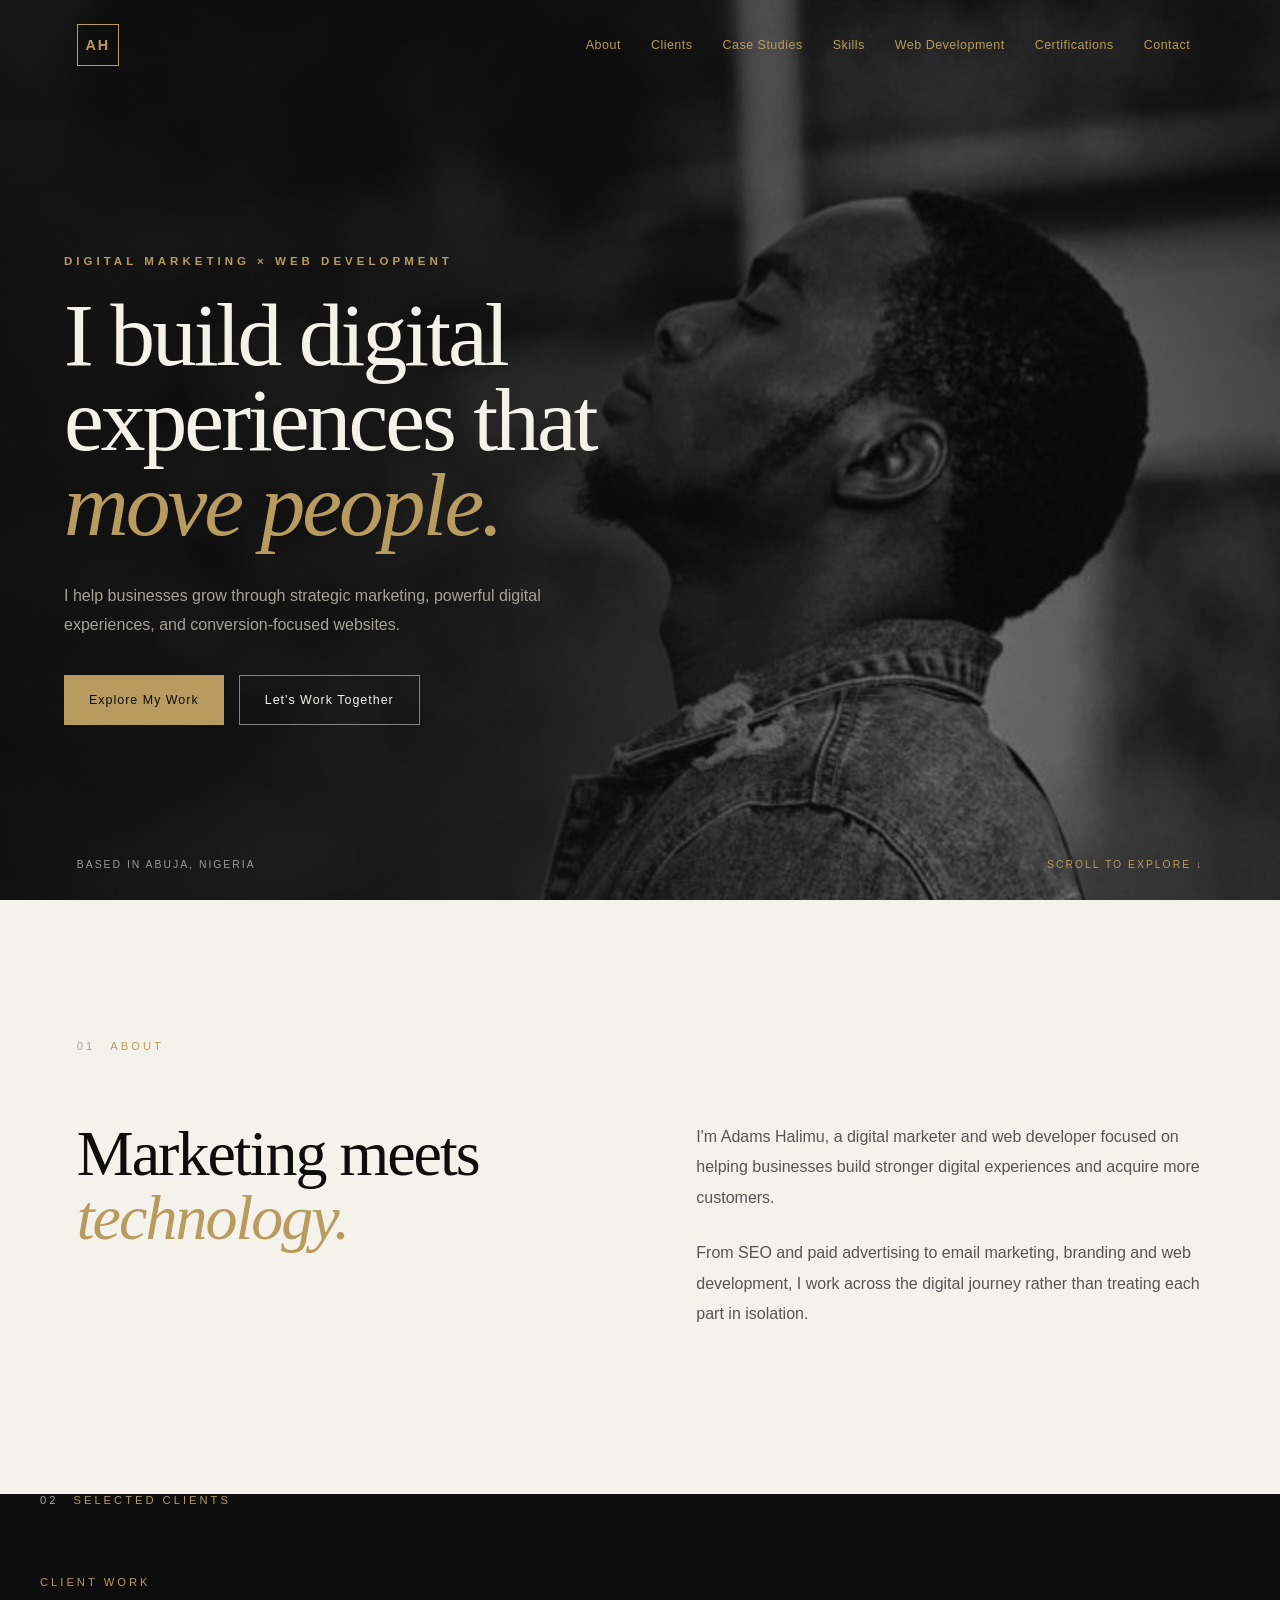
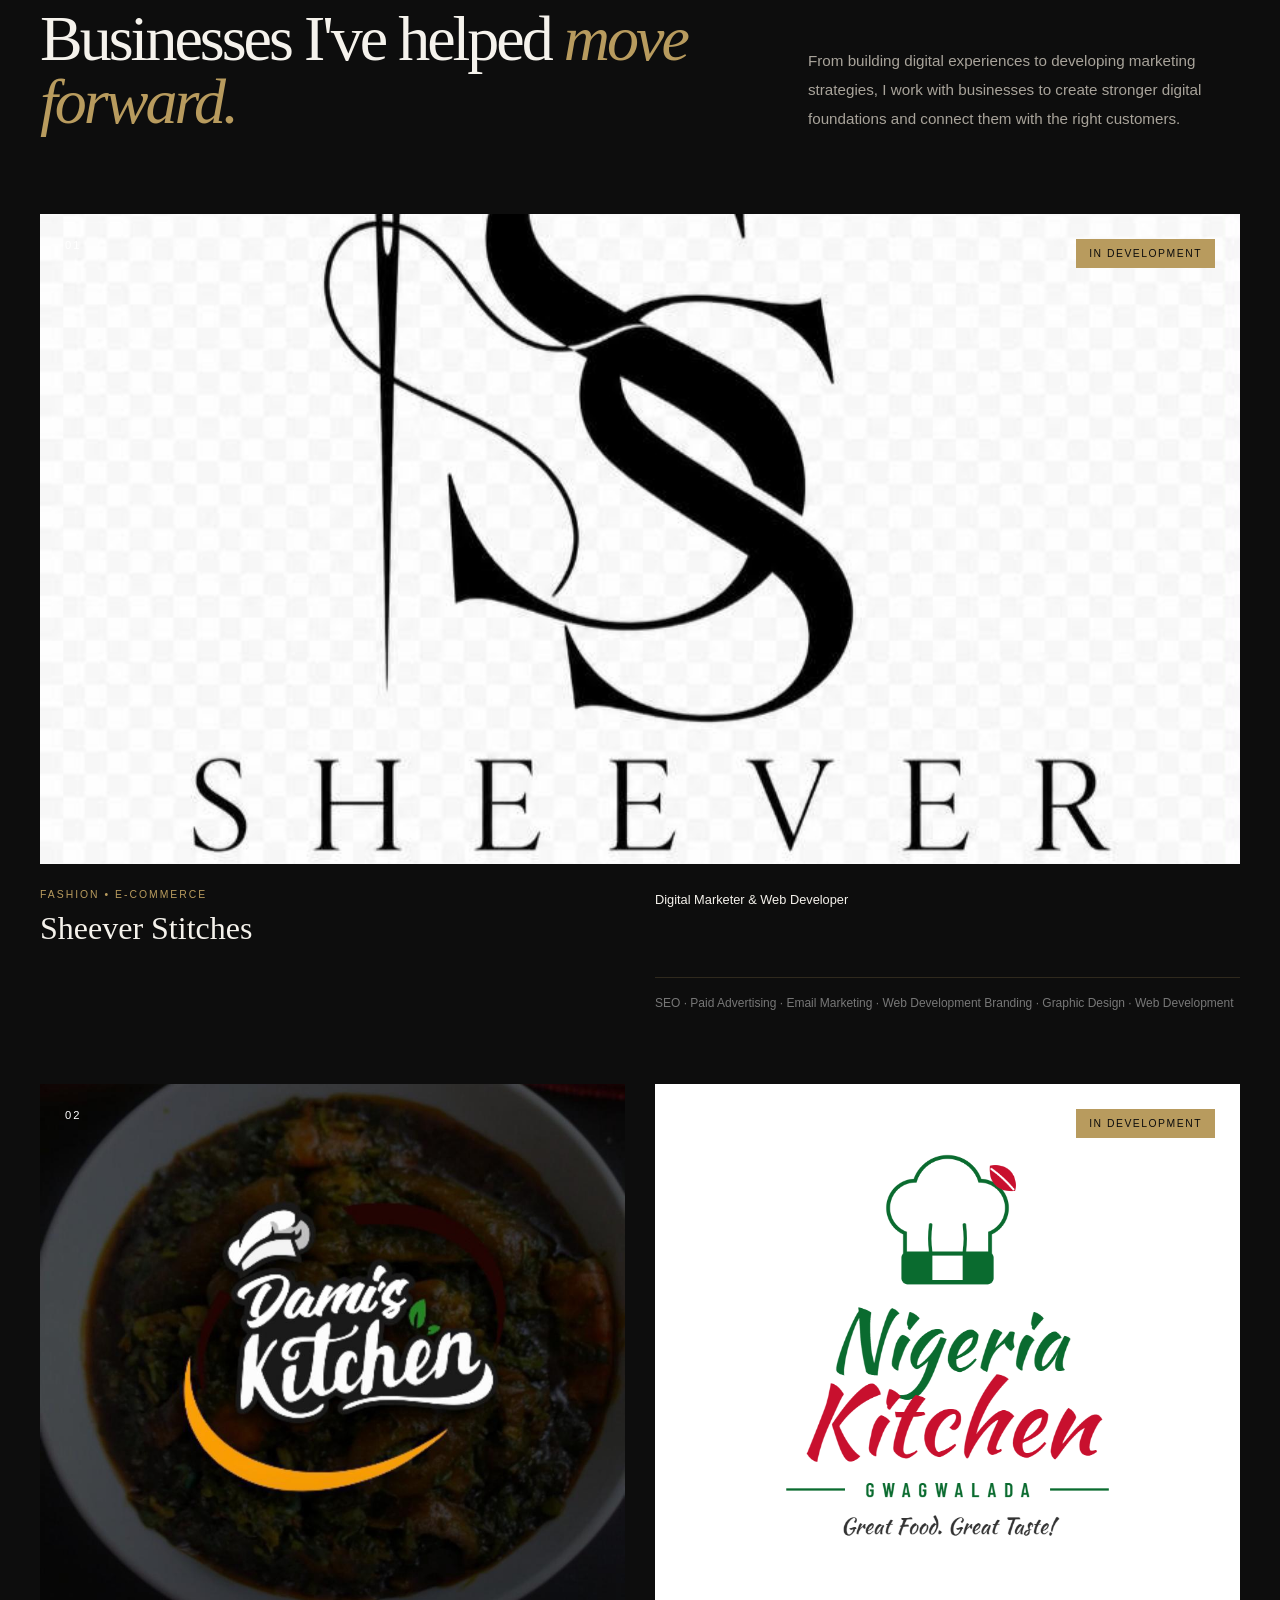
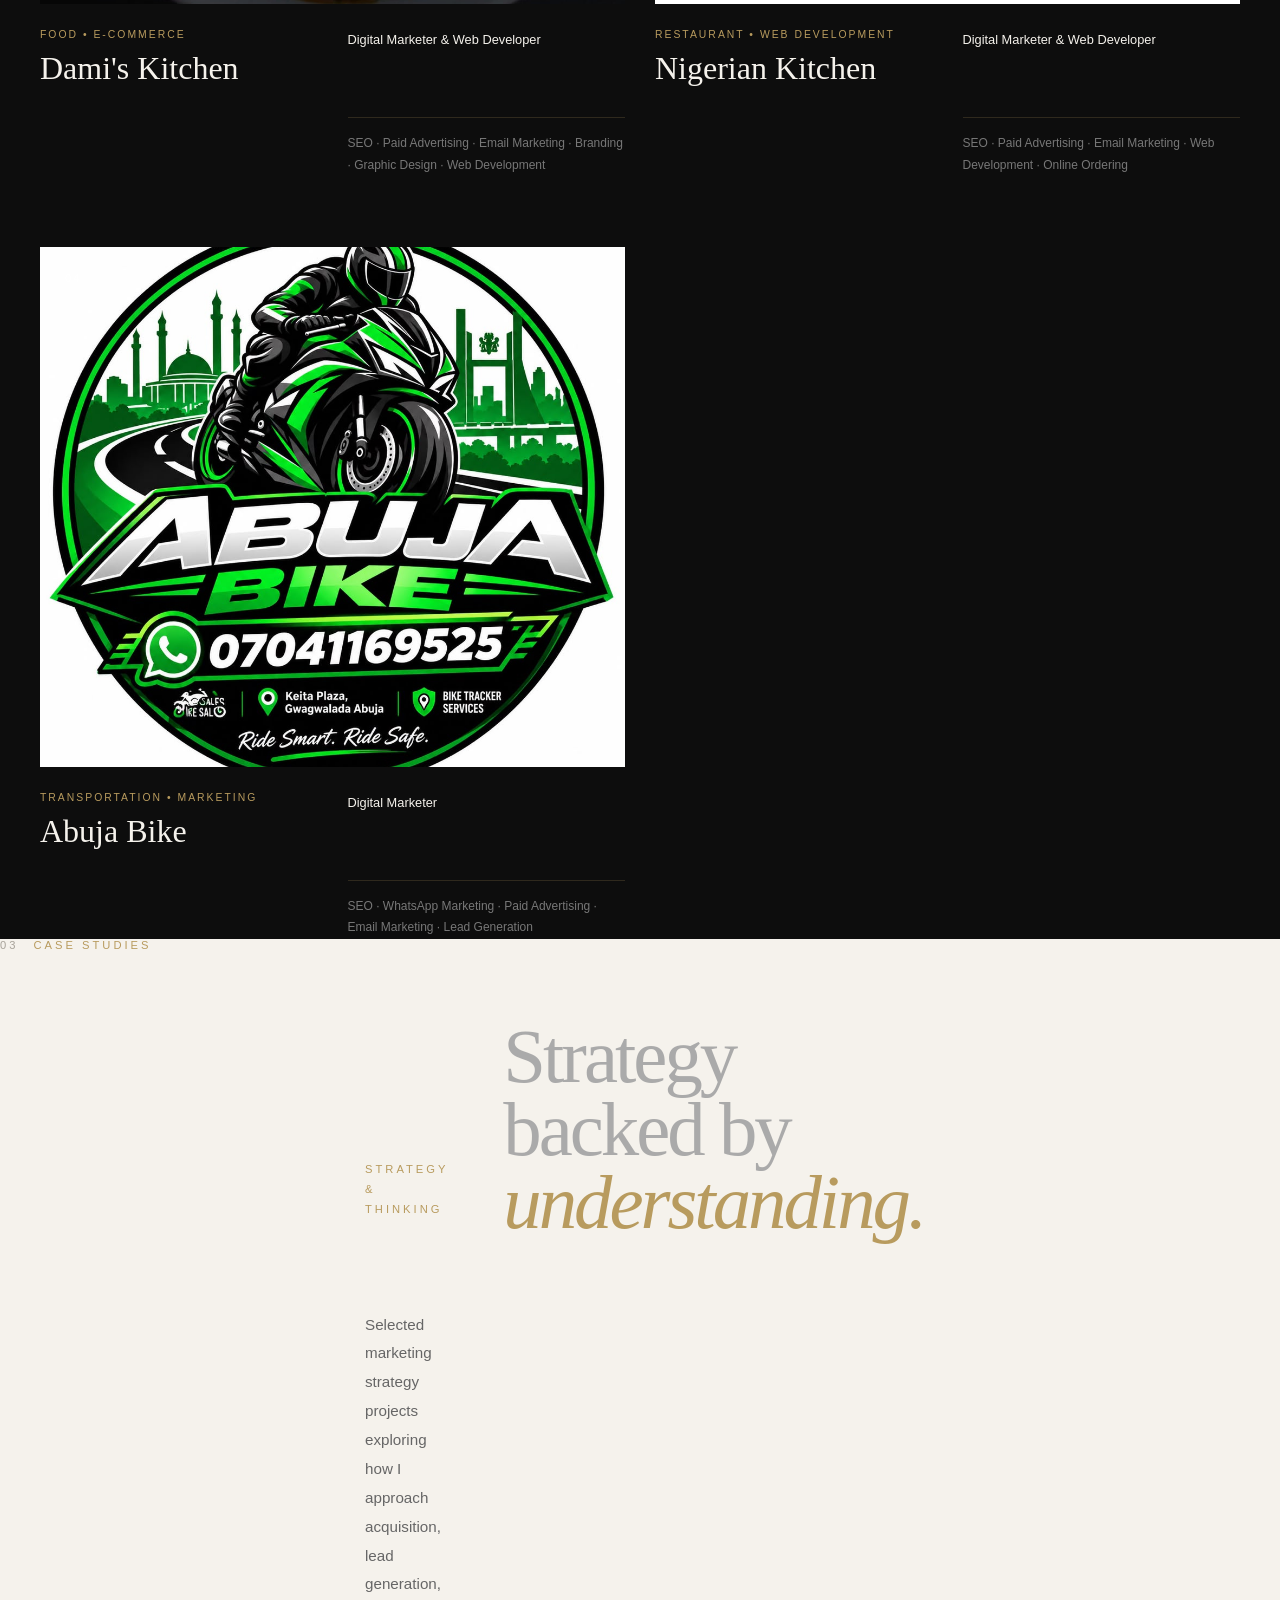
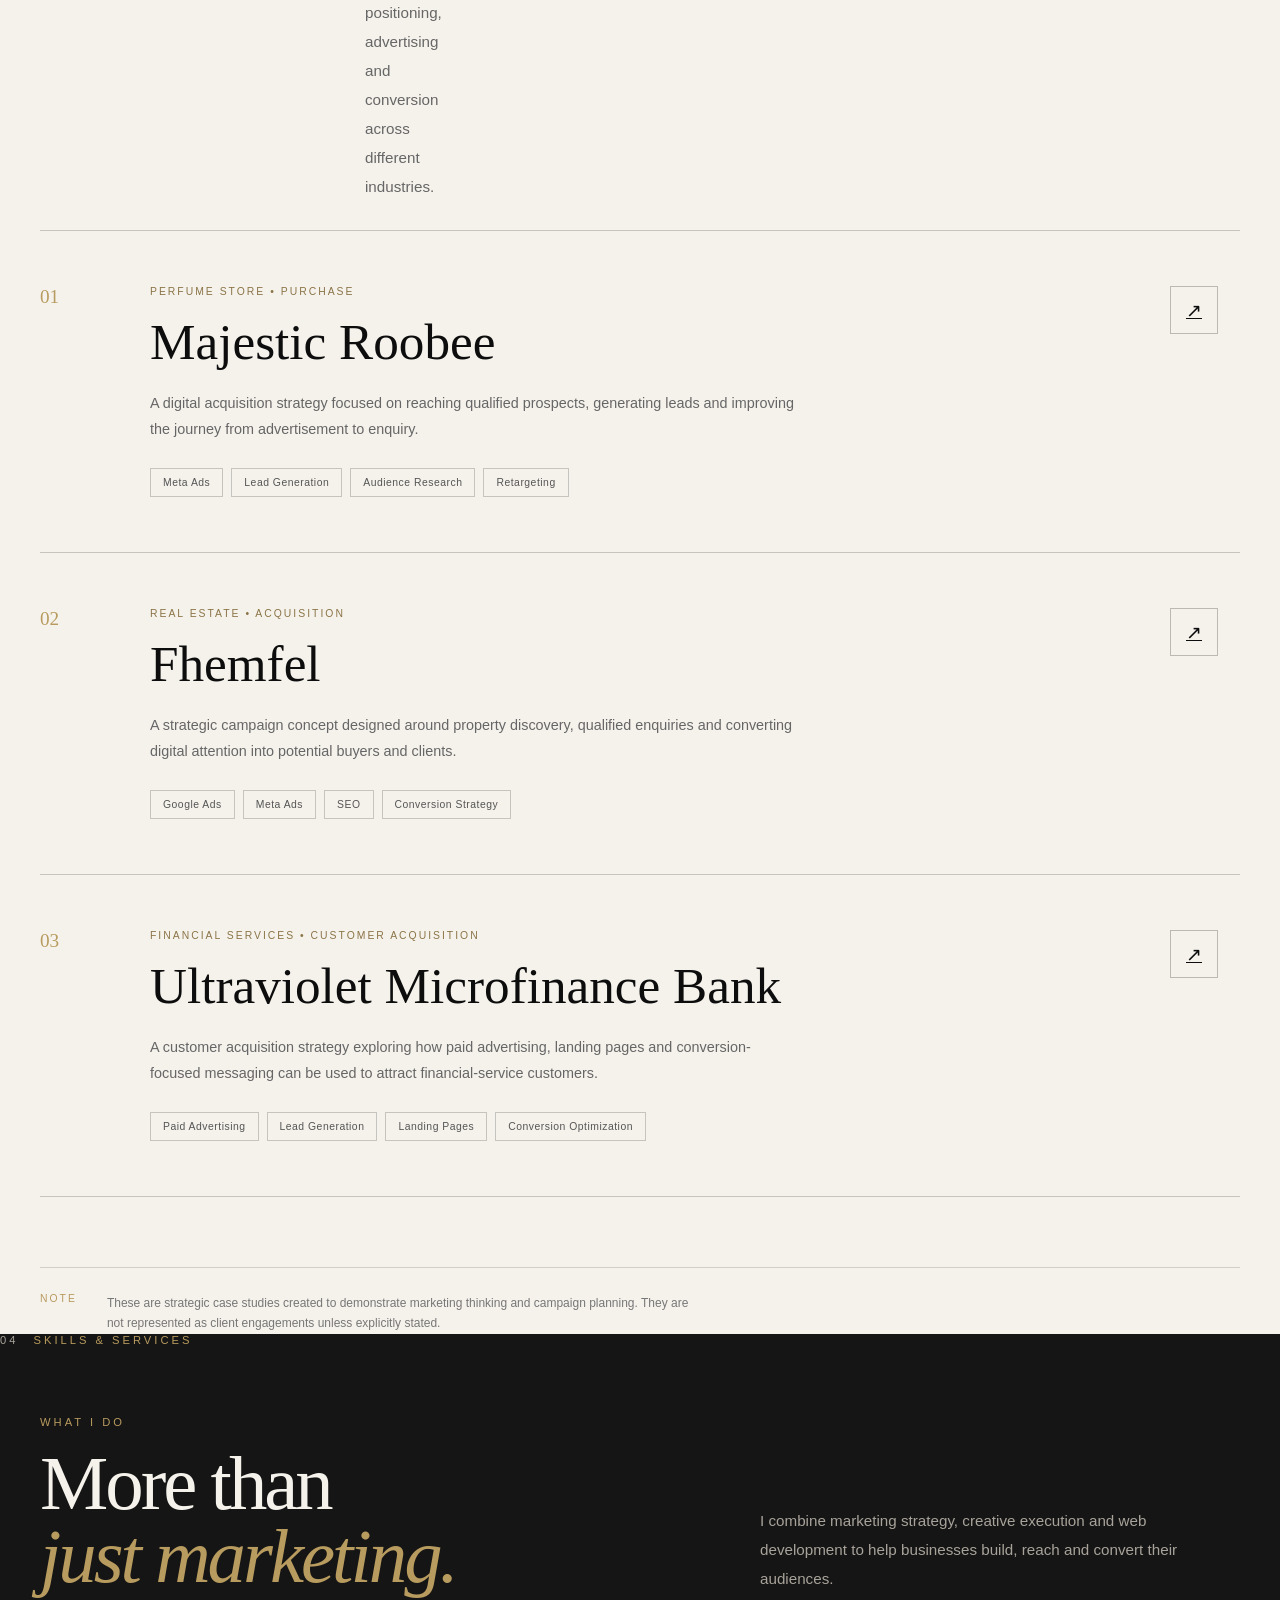
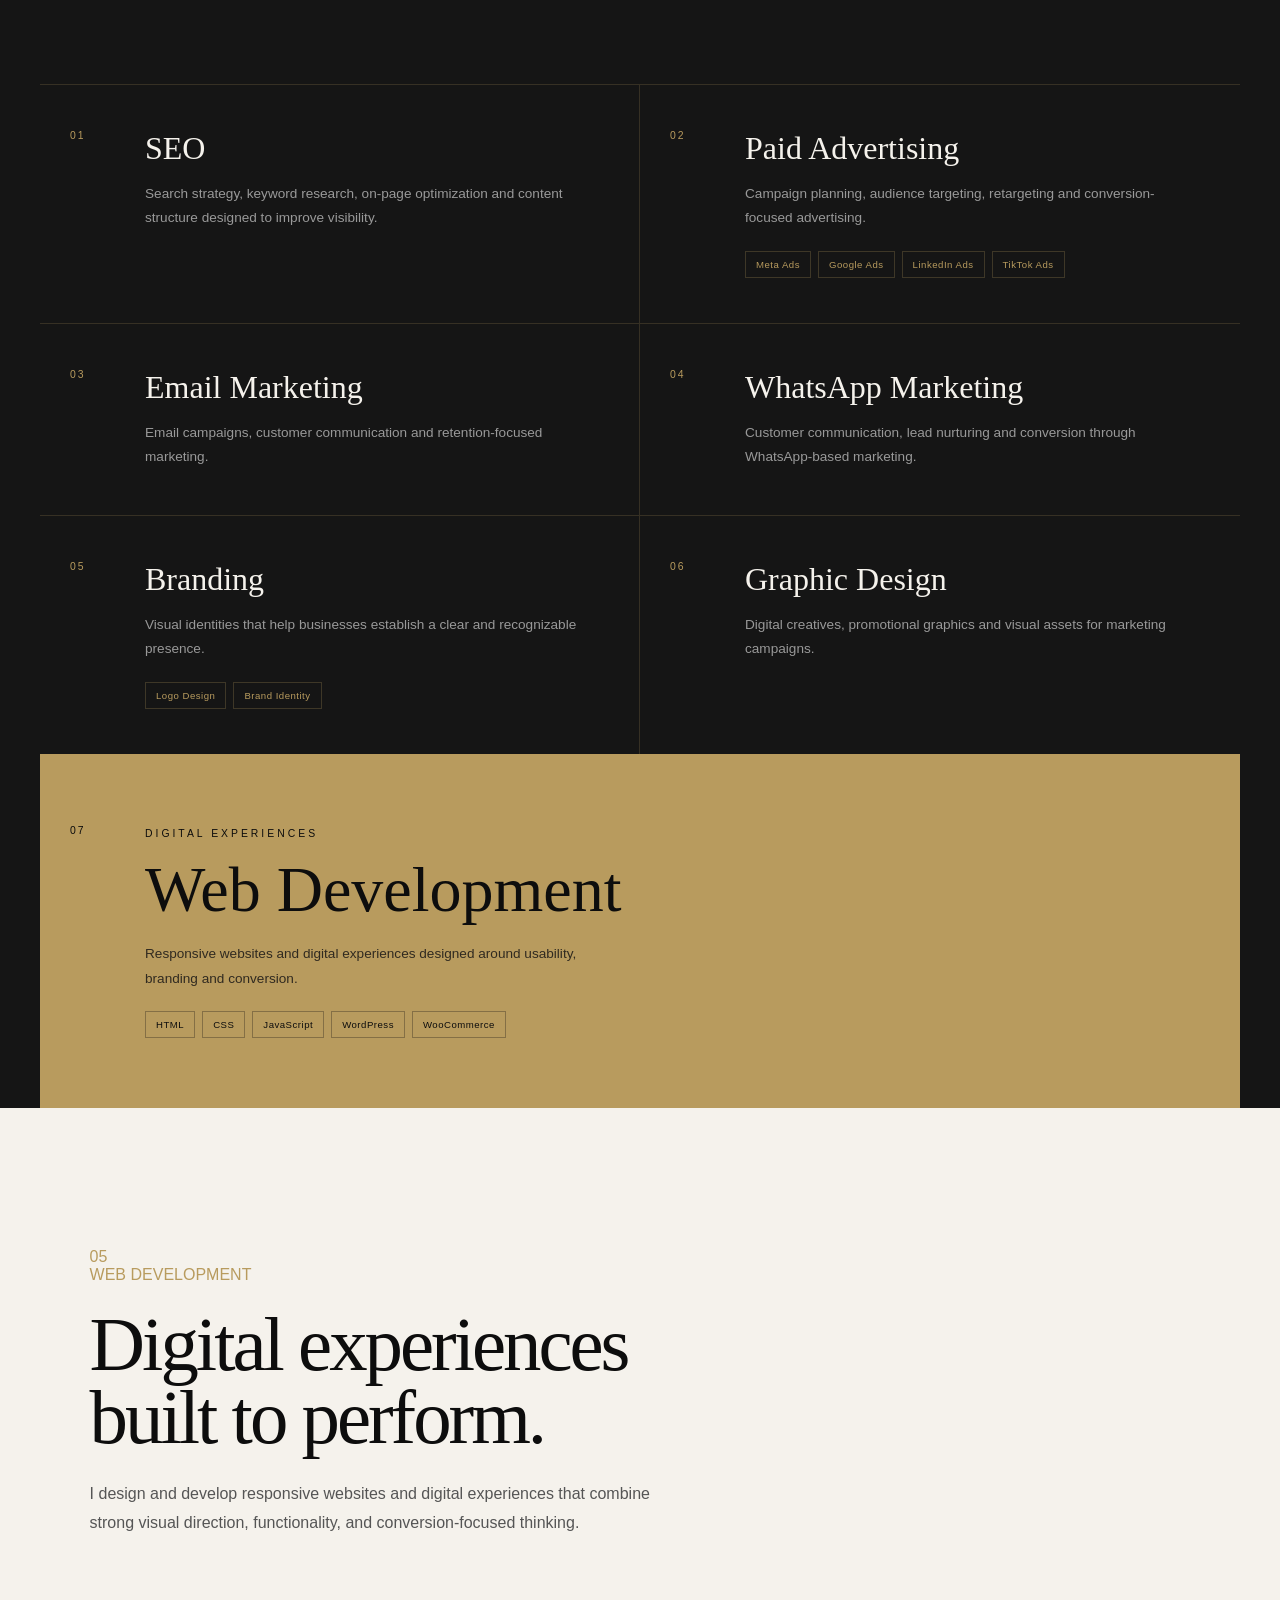
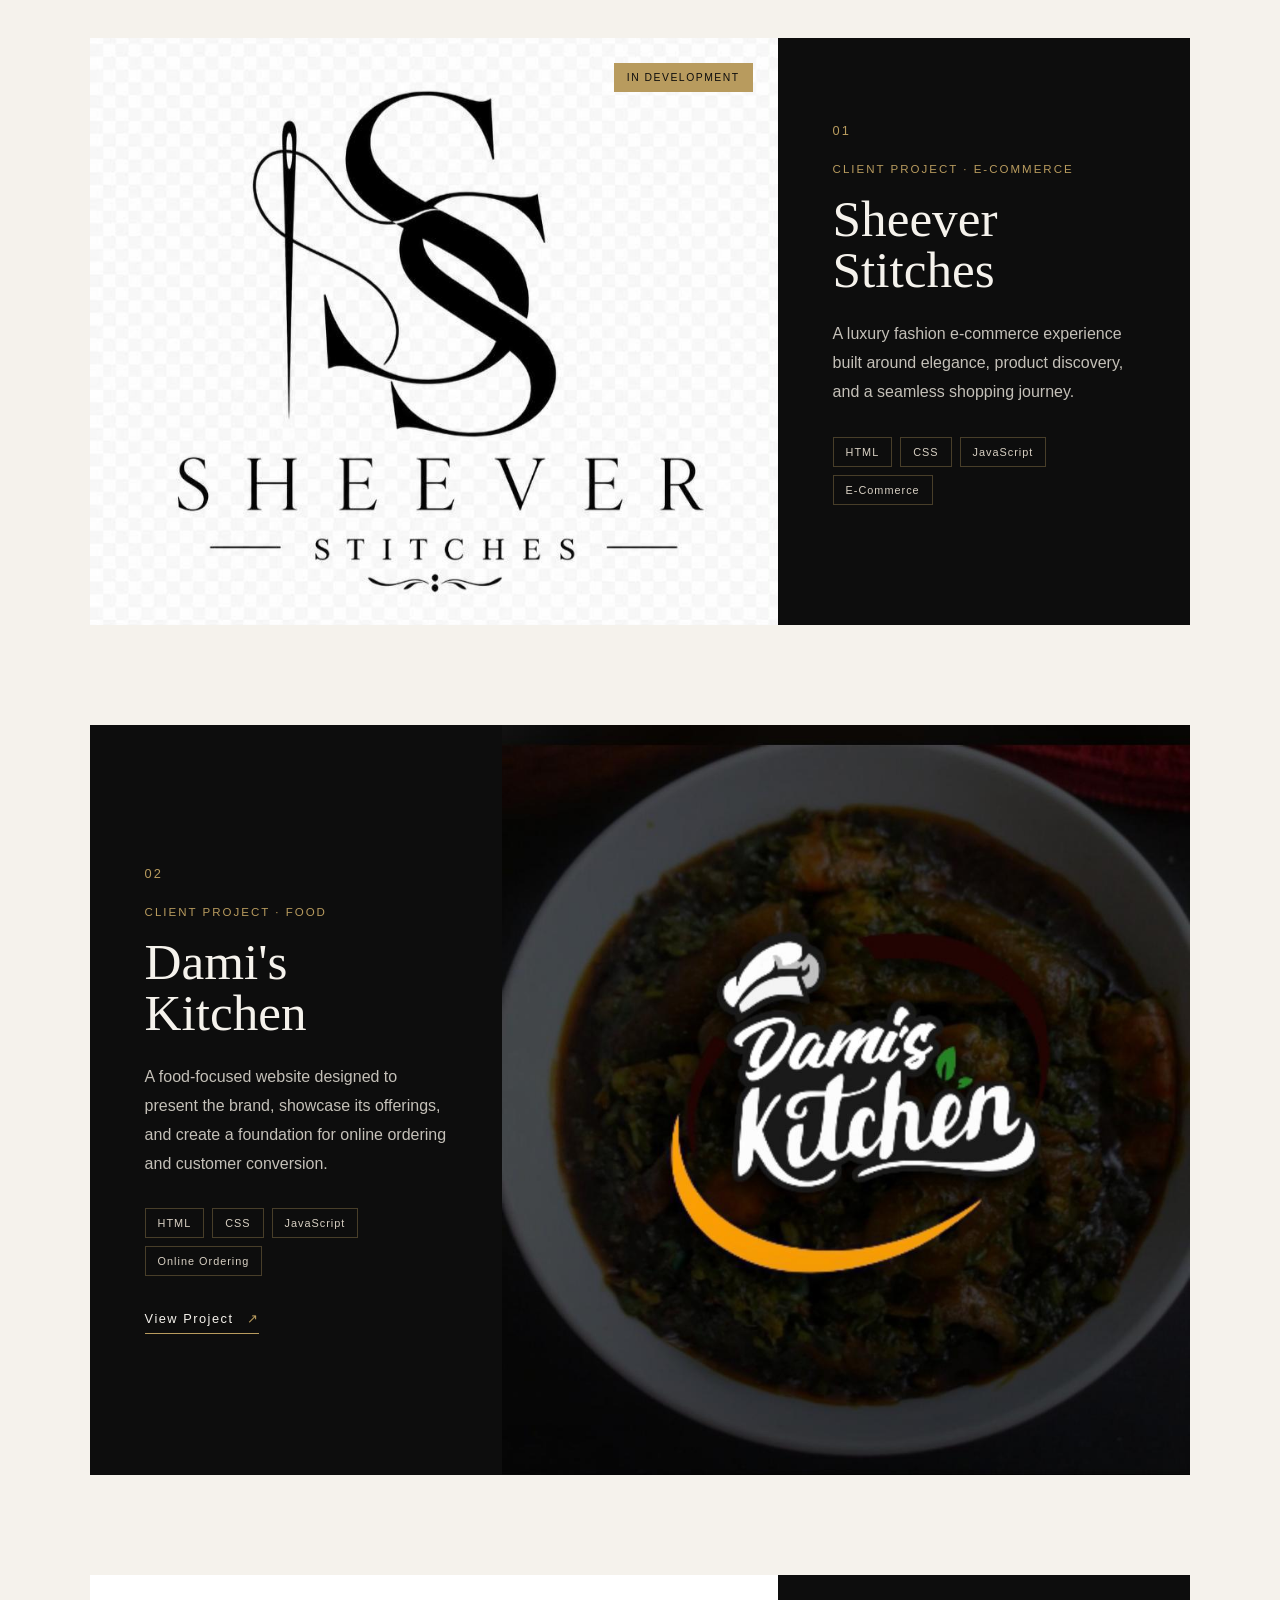
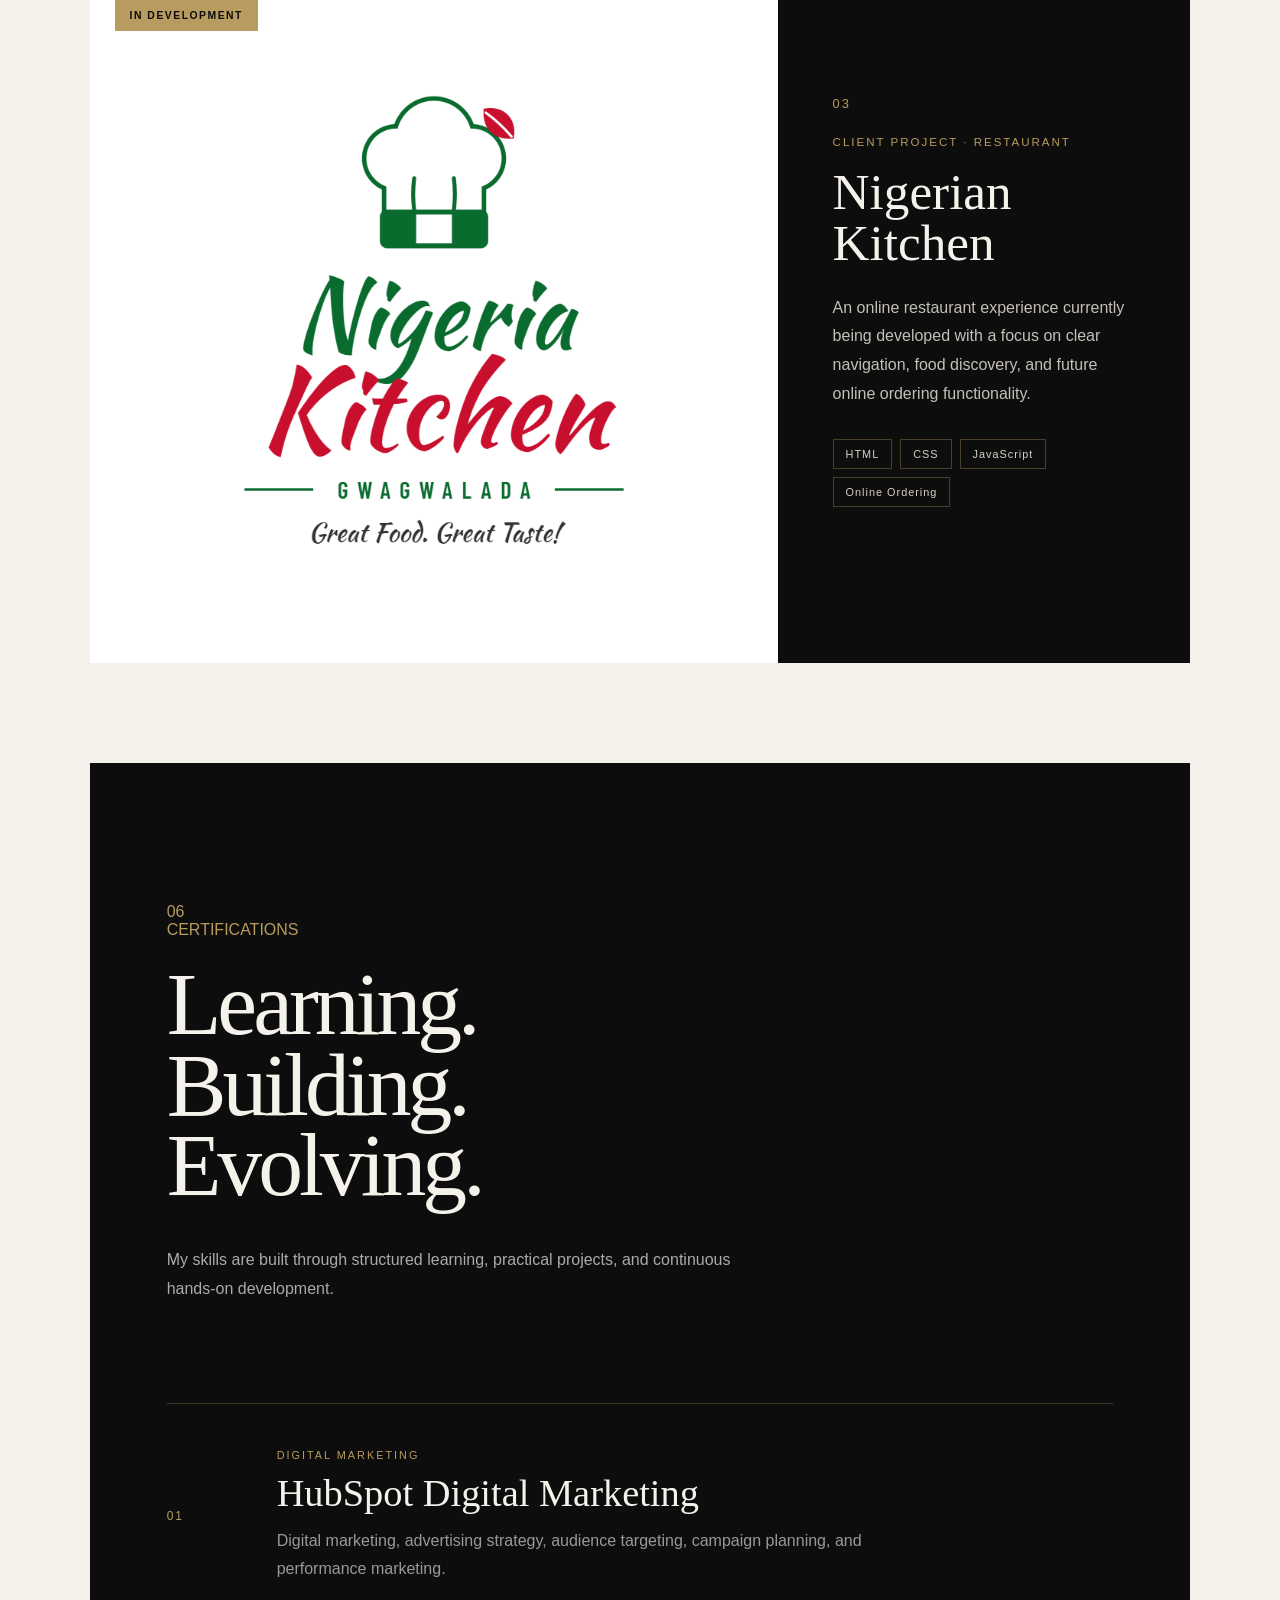
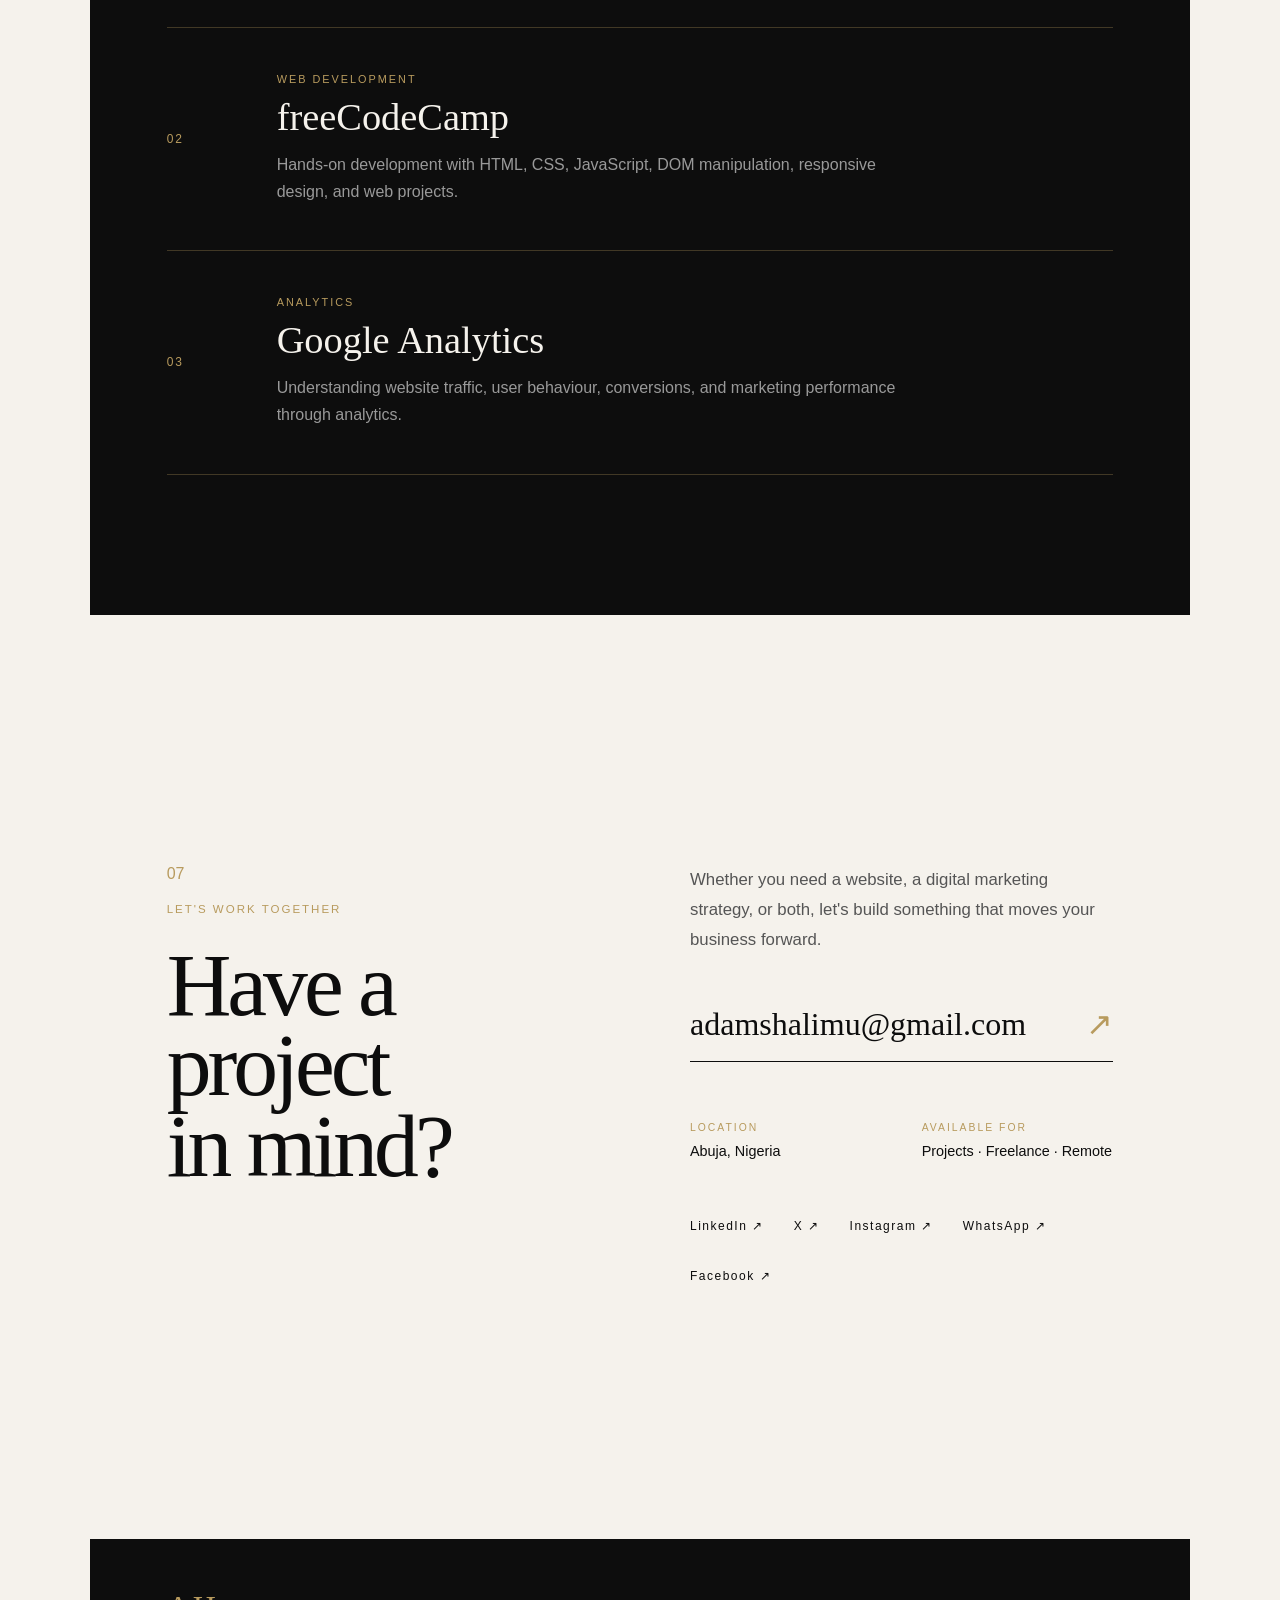
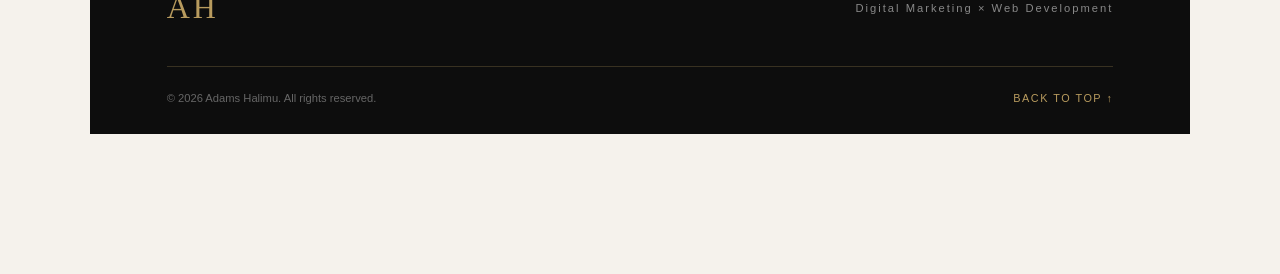
<file: index.html>
<!DOCTYPE html>
<html lang="en">
<head>
  <!-- Google tag (gtag.js) -->
<script async src="https://www.googletagmanager.com/gtag/js?id=G-JHB3QZ42ZG"></script>
<script>
  window.dataLayer = window.dataLayer || [];
  function gtag(){dataLayer.push(arguments);}
  gtag('js', new Date());

  gtag('config', 'G-JHB3QZ42ZG');
</script>
  <!-- Google Tag Manager -->
<script>(function(w,d,s,l,i){w[l]=w[l]||[];w[l].push({'gtm.start':
new Date().getTime(),event:'gtm.js'});var f=d.getElementsByTagName(s)[0],
j=d.createElement(s),dl=l!='dataLayer'?'&l='+l:'';j.async=true;j.src=
'https://www.googletagmanager.com/gtm.js?id='+i+dl;f.parentNode.insertBefore(j,f);
})(window,document,'script','dataLayer','GTM-TXSVFPGP');</script>
<!-- End Google Tag Manager -->
  <meta charset="UTF-8">
  <meta name="viewport" content="width=device-width, initial-scale=1.0">

  <title>Adams Halimu | Digital Marketer & Web Developer</title>

  <link rel="stylesheet" href="style.css">

  <script src="script.js" defer></script>
</head>

<body>
  <!-- Google Tag Manager (noscript) -->
<noscript><iframe src="https://www.googletagmanager.com/ns.html?id=GTM-TXSVFPGP"
height="0" width="0" style="display:none;visibility:hidden"></iframe></noscript>
<!-- End Google Tag Manager (noscript) -->

  <!-- ================= NAVBAR ================= -->

  <header class="site-header">

    <nav class="navbar">

      <a href="#" class="logo">
        AH
      </a>

      <ul class="nav-links">
        <li><a href="#about">About</a></li>
        <li><a href="#clients">Clients</a></li>
        <li><a href="#case-studies">Case Studies</a></li>
        <li><a href="#skills">Skills</a></li>
        <li><a href="#web-development">Web Development</a></li>
        <li><a href="#certifications">Certifications</a></li>
        <li><a href="#contact">Contact</a></li>
      </ul>

      <button class="menu-toggle" aria-label="Open navigation">
        <span></span>
        <span></span>
        <span></span>
      </button>

    </nav>

  </header>


  <!-- ================= HERO ================= -->

  <main>

    <section class="hero">

      <div class="hero-image">
        
      </div>

      <div class="hero-overlay"></div>

      <div class="hero-content">

        <p class="hero-label">
          DIGITAL MARKETING × WEB DEVELOPMENT
        </p>

        <h1>
          I build digital<br>
          experiences that<br>
          <span>move people.</span>
        </h1>

        <p class="hero-description">
          I help businesses grow through strategic marketing,
          powerful digital experiences, and conversion-focused websites.
        </p>

        <div class="hero-buttons">

          <a href="#clients" class="btn btn-primary">
            Explore My Work
          </a>

          <a href="#contact" class="btn btn-secondary">
            Let's Work Together
          </a>

        </div>

      </div>

      <div class="hero-bottom">

        <span>BASED IN ABUJA, NIGERIA</span>

        <span class="scroll-indicator">
          SCROLL TO EXPLORE ↓
        </span>

      </div>

    </section>


    <!-- ================= ABOUT ================= -->

    <section id="about" class="section about-section">

      <div class="section-heading">
        <span class="section-number">01</span>
        <span>ABOUT</span>
      </div>

      <div class="about-content">

        <h2>
          Marketing meets<br>
          <span>technology.</span>
        </h2>

        <div class="about-text">

          <p>
            I'm Adams Halimu, a digital marketer and web developer
            focused on helping businesses build stronger digital
            experiences and acquire more customers.
          </p>

          <p>
            From SEO and paid advertising to email marketing,
            branding and web development, I work across the digital
            journey rather than treating each part in isolation.
          </p>

        </div>

      </div>

    </section>
    <!-- ================= CLIENTS ================= -->

<section id="clients" class="clients-section">

  <div class="section-heading clients-heading">
    <span class="section-number">02</span>
    <span>SELECTED CLIENTS</span>
  </div>

  <div class="clients-intro">

    <div>
      <p class="eyebrow">CLIENT WORK</p>

      <h2>
        Businesses I've helped
        <span>move forward.</span>
      </h2>
    </div>

    <p class="clients-intro-text">
      From building digital experiences to developing marketing
      strategies, I work with businesses to create stronger
      digital foundations and connect them with the right customers.
    </p>

  </div>


  <div class="clients-grid">

    <!-- SHEEVER -->

    <article class="client-card client-large">

      <div class="client-image">
        <img
          src="NewSheeverLogo.jpeg"
          alt="Sheever Stitches"
        >

        <span class="client-number">01</span>

        
        <span class="project-status">
          IN DEVELOPMENT
        </span>
      </div>

      <div class="client-info">

        <div>
          <p class="client-type">
            FASHION • E-COMMERCE
          </p>

          <h3>Sheever Stitches</h3>
        </div>

        <p class="client-role">
          Digital Marketer & Web Developer
        </p>

        <p class="client-services">
          SEO · Paid Advertising · Email Marketing · Web Development
          Branding · Graphic Design · Web Development
        </p>

      </div>

    </article>


    <!-- DAMI'S KITCHEN -->

    <article class="client-card">

      <div class="client-image">

        <img
          src="dami's kitchen.jpg"
          alt="Dami's Kitchen"
        >

        <span class="client-number">02</span>

      </div>

      <div class="client-info">

        <div>
          <p class="client-type">
            FOOD • E-COMMERCE
          </p>
           <a href="https://adamhalimu.github.io/Dami-s-Kitchen/" target="_blank" style="text-decoration: none;">
          <h3>Dami's Kitchen</h3>
          </a>
        </div>

        <p class="client-role">
          Digital Marketer & Web Developer
        </p>

        <p class="client-services">
          SEO · Paid Advertising · Email Marketing ·
          Branding · Graphic Design · Web Development
        </p>

      </div>

    </article>


    <!-- NIGERIAN KITCHEN -->

    <article class="client-card">

      <div class="client-image">

        <img
          src="Nigeria Kitchen logo@1x.jpeg"
          alt="Nigerian Kitchen"
        >

        <span class="client-number">03</span>

        <span class="project-status">
          IN DEVELOPMENT
        </span>

      </div>

      <div class="client-info">

        <div>
          <p class="client-type">
            RESTAURANT • WEB DEVELOPMENT
          </p>

          <h3>Nigerian Kitchen</h3>
        </div>

        <p class="client-role">
          Digital Marketer & Web Developer
        </p>

        <p class="client-services">
          SEO · Paid Advertising · Email Marketing · Web Development ·
          Online Ordering
        </p>

      </div>

    </article>


    <!-- ABUJA BIKE -->

    <article class="client-card">

      <div class="client-image">

        <img
          src="AbujaBike.jpeg"
          alt="Abuja Bike"
        >

        <span class="client-number">04</span>

      </div>

      <div class="client-info">

        <div>
          <p class="client-type">
            TRANSPORTATION • MARKETING
          </p>

          <h3>Abuja Bike</h3>
        </div>

        <p class="client-role">
          Digital Marketer
        </p>

        <p class="client-services">
          SEO · WhatsApp Marketing · Paid Advertising ·
          Email Marketing  ·
          Lead Generation
        </p>

      </div>

    </article>

  </div>

</section>
<!-- ================= CASE STUDIES ================= -->

<section id="case-studies" class="case-studies-section">

  <div class="section-heading">
    <span class="section-number">03</span>
    <span>CASE STUDIES</span>
  </div>

  <div class="case-intro">

    <p class="eyebrow">STRATEGY &amp; THINKING</p>

    <h2>
      Strategy backed by
      <span>understanding.</span>
    </h2>

    <p>
      Selected marketing strategy projects exploring how I approach
      acquisition, lead generation, positioning, advertising and
      conversion across different industries.
    </p>

  </div>


  <div class="case-list">

    <!-- MAJESTIC ROOBEE -->

    <article class="case-study">

      <div class="case-number">
        01
      </div>

      <div class="case-main">

        <p class="case-industry">
          PERFUME STORE • PURCHASE
        </p>
<a href="majestic-roobee.html" style="text-decoration: none;">
        <h3>
          Majestic Roobee
        </h3>
</a>

        <p class="case-description">
          A digital acquisition strategy focused on reaching
          qualified prospects, generating leads and improving the
          journey from advertisement to enquiry.
        </p>

        <div class="case-tags">
          <span>Meta Ads</span>
          <span>Lead Generation</span>
          <span>Audience Research</span>
          <span>Retargeting</span>
        </div>

      </div>
      <a href="majestic-roobee.html">

      <div class="case-arrow" >
        ↗
      </div>
      </a>

    </article>


    <!-- FHEMFEL -->

    <article class="case-study">

      <div class="case-number">
        02
      </div>

      <div class="case-main">

        <p class="case-industry">
          REAL ESTATE • ACQUISITION
        </p>
       <a href="fhemfel.html" style="text-decoration: none;">
        <h3>
          Fhemfel
        </h3>
       </a>

        <p class="case-description">
          A strategic campaign concept designed around property
          discovery, qualified enquiries and converting digital
          attention into potential buyers and clients.
        </p>

        <div class="case-tags">
          <span>Google Ads</span>
          <span>Meta Ads</span>
          <span>SEO</span>
          <span>Conversion Strategy</span>
        </div>

      </div>

      <a href="fhemfel.html">
        <div class="case-arrow">
          ↗
        </div>
      </a>

    </article>


    <!-- ULTRAVIOLET -->

    <article class="case-study">

      <div class="case-number">
        03
      </div>

      <div class="case-main">

        <p class="case-industry">
          FINANCIAL SERVICES • CUSTOMER ACQUISITION
        </p>
          <a href="ultraviolet-microfinance-bank.html" style="text-decoration: none;">
        <h3>
          Ultraviolet Microfinance Bank
        </h3>
          </a>

        <p class="case-description">
          A customer acquisition strategy exploring how paid
          advertising, landing pages and conversion-focused
          messaging can be used to attract financial-service
          customers.
        </p>

        <div class="case-tags">
          <span>Paid Advertising</span>
          <span>Lead Generation</span>
          <span>Landing Pages</span>
          <span>Conversion Optimization</span>
        </div>

      </div>

      <a href="ultraviolet-microfinance-bank.html">
        <div class="case-arrow">
          ↗
        </div>
      </a>

    </article>

  </div>


  <div class="case-note">

    <span>NOTE</span>

    <p>
      These are strategic case studies created to demonstrate
      marketing thinking and campaign planning. They are not
      represented as client engagements unless explicitly stated.
    </p>

  </div>

</section>
<!-- ================= SKILLS & SERVICES ================= -->

<section id="skills" class="skills-section">

  <div class="section-heading">
    <span class="section-number">04</span>
    <span>SKILLS & SERVICES</span>
  </div>

  <div class="skills-intro">

    <div>
      <p class="eyebrow">WHAT I DO</p>

      <h2>
        More than<br>
        <span>just marketing.</span>
      </h2>
    </div>

    <p>
      I combine marketing strategy, creative execution and
      web development to help businesses build, reach and
      convert their audiences.
    </p>

  </div>


  <div class="skills-grid">

    <!-- SEO -->

    <article class="skill-item">

      <span class="skill-number">01</span>

      <div>
        <h3>SEO</h3>

        <p>
          Search strategy, keyword research, on-page optimization
          and content structure designed to improve visibility.
        </p>
      </div>

    </article>


    <!-- PAID ADS -->

    <article class="skill-item">

      <span class="skill-number">02</span>

      <div>
        <h3>Paid Advertising</h3>

        <p>
          Campaign planning, audience targeting, retargeting
          and conversion-focused advertising.
        </p>

        <div class="skill-tools">
          <span>Meta Ads</span>
          <span>Google Ads</span>
          <span>LinkedIn Ads</span>
          <span>TikTok Ads</span>
        </div>
      </div>

    </article>


    <!-- EMAIL -->

    <article class="skill-item">

      <span class="skill-number">03</span>

      <div>
        <h3>Email Marketing</h3>

        <p>
          Email campaigns, customer communication and
          retention-focused marketing.
        </p>
      </div>

    </article>


    <!-- WHATSAPP -->

    <article class="skill-item">

      <span class="skill-number">04</span>

      <div>
        <h3>WhatsApp Marketing</h3>

        <p>
          Customer communication, lead nurturing and
          conversion through WhatsApp-based marketing.
        </p>
      </div>

    </article>


    <!-- BRANDING -->

    <article class="skill-item">

      <span class="skill-number">05</span>

      <div>
        <h3>Branding</h3>

        <p>
          Visual identities that help businesses establish
          a clear and recognizable presence.
        </p>

        <div class="skill-tools">
          <span>Logo Design</span>
          <span>Brand Identity</span>
        </div>
      </div>

    </article>


    <!-- GRAPHICS -->

    <article class="skill-item">

      <span class="skill-number">06</span>

      <div>
        <h3>Graphic Design</h3>

        <p>
          Digital creatives, promotional graphics and
          visual assets for marketing campaigns.
        </p>
      </div>

    </article>


    <!-- WEB -->

    <article class="skill-item skill-featured">

      <span class="skill-number">07</span>

      <div>

        <p class="skill-label">
          DIGITAL EXPERIENCES
        </p>

        <h3>Web Development</h3>

        <p>
          Responsive websites and digital experiences designed
          around usability, branding and conversion.
        </p>

        <div class="skill-tools">
          <span>HTML</span>
          <span>CSS</span>
          <span>JavaScript</span>
          <span>WordPress</span>
          <span>WooCommerce</span>
        </div>

      </div>

    </article>

  </div>

</section>
<!-- WEB DEVELOPMENT -->
<section class="web-development" id="web-development">

    <div class="section-intro">
        <span class="section-number">05</span>
        <p>WEB DEVELOPMENT</p>
        <h2>Digital experiences<br>built to perform.</h2>
        <span class="section-line"></span>
        <p class="section-description">
            I design and develop responsive websites and digital experiences
            that combine strong visual direction, functionality, and
            conversion-focused thinking.
        </p>
    </div>

    <div class="web-projects">

        <!-- SHEEVER -->
        <article class="web-project web-project-featured">

            <div class="web-project-image">
                <img src="NewSheeverLogo.jpeg" alt="Sheever Stitches website">
                <span class="project-status">
          IN DEVELOPMENT
        </span>
            </div>

            <div class="web-project-content">

                <span class="project-number">01</span>
                
        

                <p class="project-category">
                    CLIENT PROJECT · E-COMMERCE
                </p>

                <h3>Sheever Stitches</h3>

                <p>
                    A luxury fashion e-commerce experience built around
                    elegance, product discovery, and a seamless shopping
                    journey.
                </p>

                <div class="project-tech">
                    <span>HTML</span>
                    <span>CSS</span>
                    <span>JavaScript</span>
                    <span>E-Commerce</span>
                </div>

                <!--<a href="#" class="project-link">
                    View Project <span>↗</span>
                </a>-->

            </div>

        </article>


        <!-- DAMI'S KITCHEN -->
        <article class="web-project">

            <div class="web-project-image">
                <img src="dami's-kitchen.jpg" alt="Dami's Kitchen website">
            </div>

            <div class="web-project-content">

                <span class="project-number">02</span>

                <p class="project-category">
                    CLIENT PROJECT · FOOD
                </p>

                <h3>Dami's Kitchen</h3>

                <p>
                    A food-focused website designed to present the brand,
                    showcase its offerings, and create a foundation for
                    online ordering and customer conversion.
                </p>

                <div class="project-tech">
                    <span>HTML</span>
                    <span>CSS</span>
                    <span>JavaScript</span>
                    <span>Online Ordering</span>
                </div>

                <a href="https://adamhalimu.github.io/Dami-s-Kitchen/" target="_blank" class="project-link">
                    View Project <span>↗</span>
                </a>

            </div>

        </article>


        <!-- NIGERIAN KITCHEN -->
        <article class="web-project">

            <div class="web-project-image">
                <img src="Nigeria-Kitchen-logo.jpeg" alt="Nigerian Kitchen website">
                
                <span class="development-badge">
                    IN DEVELOPMENT
                </span>
            </div>

            <div class="web-project-content">

                <span class="project-number">03</span>

                <p class="project-category">
                    CLIENT PROJECT · RESTAURANT
                </p>

                <h3>Nigerian Kitchen</h3>

                <p>
                    An online restaurant experience currently being developed
                    with a focus on clear navigation, food discovery, and
                    future online ordering functionality.
                </p>

                <div class="project-tech">
                    <span>HTML</span>
                    <span>CSS</span>
                    <span>JavaScript</span>
                    <span>Online Ordering</span>
                </div>

                <!--<a href="#" class="project-link">
                    Follow Development <span>↗</span>
                </a>-->

            </div>

        </article>


        <!-- NOIRE 
        <article class="web-project web-project-noire">

            <div class="web-project-image">
                <img src="images/black jacket.jpg" alt="NOIRE fashion e-commerce website">
            </div>

            <div class="web-project-content">

                <span class="project-number">04</span>

                <p class="project-category">
                    SELF-INITIATED · E-COMMERCE
                </p>

                <h3>NOIRE</h3>

                <p>
                    A custom fashion e-commerce project built from scratch
                    to explore product browsing, cart functionality,
                    local storage, and a complete shopping experience.
                </p>

                <div class="project-tech">
                    <span>HTML</span>
                    <span>CSS</span>
                    <span>JavaScript</span>
                    <span>LocalStorage</span>
                </div>

                <a href="#" class="project-link">
                    View Project <span>↗</span>
                </a>

            </div>

        </article>

    </div>

</section> -->
<!-- CERTIFICATIONS -->
<section class="certifications" id="certifications">

    <div class="section-intro">
        <span class="section-number">06</span>
        <p>CERTIFICATIONS</p>

        <h2>
            Learning.<br>
            Building.<br>
            Evolving.
        </h2>

        <p class="section-description">
            My skills are built through structured learning, practical projects,
            and continuous hands-on development.
        </p>
    </div>

    <div class="certification-list">

        <div class="certification-item">
            <span class="certification-number">01</span>

            <div>
                <p class="certification-type">DIGITAL MARKETING</p>
                <h3>HubSpot Digital Marketing</h3>
                <p>
                    Digital marketing, advertising strategy, audience targeting,
                    campaign planning, and performance marketing.
                </p>
            </div>

           <!-- <span class="certification-arrow">↗</span>-->
        </div>


        <div class="certification-item">
            <span class="certification-number">02</span>

            <div>
                <p class="certification-type">WEB DEVELOPMENT</p>
                <h3>freeCodeCamp</h3>
                <p>
                    Hands-on development with HTML, CSS, JavaScript,
                    DOM manipulation, responsive design, and web projects.
                </p>
            </div>

            <!--<span class="certification-arrow">↗</span>-->
        </div>


        <div class="certification-item">
            <span class="certification-number">03</span>

            <div>
                <p class="certification-type">ANALYTICS</p>
                <h3>Google Analytics</h3>
                <p>
                    Understanding website traffic, user behaviour,
                    conversions, and marketing performance through analytics.
                </p>
            </div>

           <!---- <span class="certification-arrow">
        </div>


        <div class="certification-item">
            <span class="certification-number">04</span>

            <div>
                <p class="certification-type">ADVERTISING</p>
                <h3>Google Ads</h3>
                <p>
                    Search advertising, keyword research, campaign structure,
                    conversion-focused advertising, and optimisation.
                </p>
            </div> 

            <span class="certification-arrow">↗</span>
        </div>-->

    </div>

</section>
<!-- CONTACT -->
<section class="contact" id="contact">

    <div class="contact-inner">

        <div class="contact-heading">
            <span class="section-number">07</span>
            <p class="contact-label">LET'S WORK TOGETHER</p>

            <h2>
                Have a project<br>
                in mind?
            </h2>
        </div>

        <div class="contact-content">

            <p class="contact-intro">
                Whether you need a website, a digital marketing strategy,
                or both, let's build something that moves your business forward.
            </p>

            <a href="mailto:adamshalimu@gmail.com" class="contact-email">
                adamshalimu@gmail.com
                <span>↗</span>
            </a>

            <div class="contact-details">

                <div>
                    <span>LOCATION</span>
                    <p>Abuja, Nigeria</p>
                </div>

                <div>
                    <span>AVAILABLE FOR</span>
                    <p>Projects · Freelance · Remote</p>
                </div>

            </div>

            <div class="contact-socials">

                <a href="https://www.linkedin.com/in/adams-halim" target="_blank">LinkedIn ↗</a>

                <a href="https://x.com/adamshalimu" target="_blank">X ↗</a>

                <a href="https://www.instagram.com/adams_abdulhaleem?igsh=bjF1cGh3cm16ZG9z&utm_source=qr" target="_blank">Instagram ↗</a>
                <a href="https://wa.me/2347026456760" target="_blank">WhatsApp ↗</a>
                 <a href="https://www.facebook.com/halimu.ohere" target="_blank">Facebook  ↗</a>

            </div>

        </div>

    </div>

</section>


<!-- FOOTER -->
<footer class="site-footer">

    <div class="footer-top">

        <div class="footer-logo">
            AH
        </div>

        <p>
            Digital Marketing × Web Development
        </p>

    </div>

    <div class="footer-bottom">

        <p>
            © 2026 Adams Halimu. All rights reserved.
        </p>

        <a href="#hero">
            BACK TO TOP ↑
        </a>

    </div>

</footer>


    <!-- More sections will be added here -->

  </main>

</body>
</html>
</file>
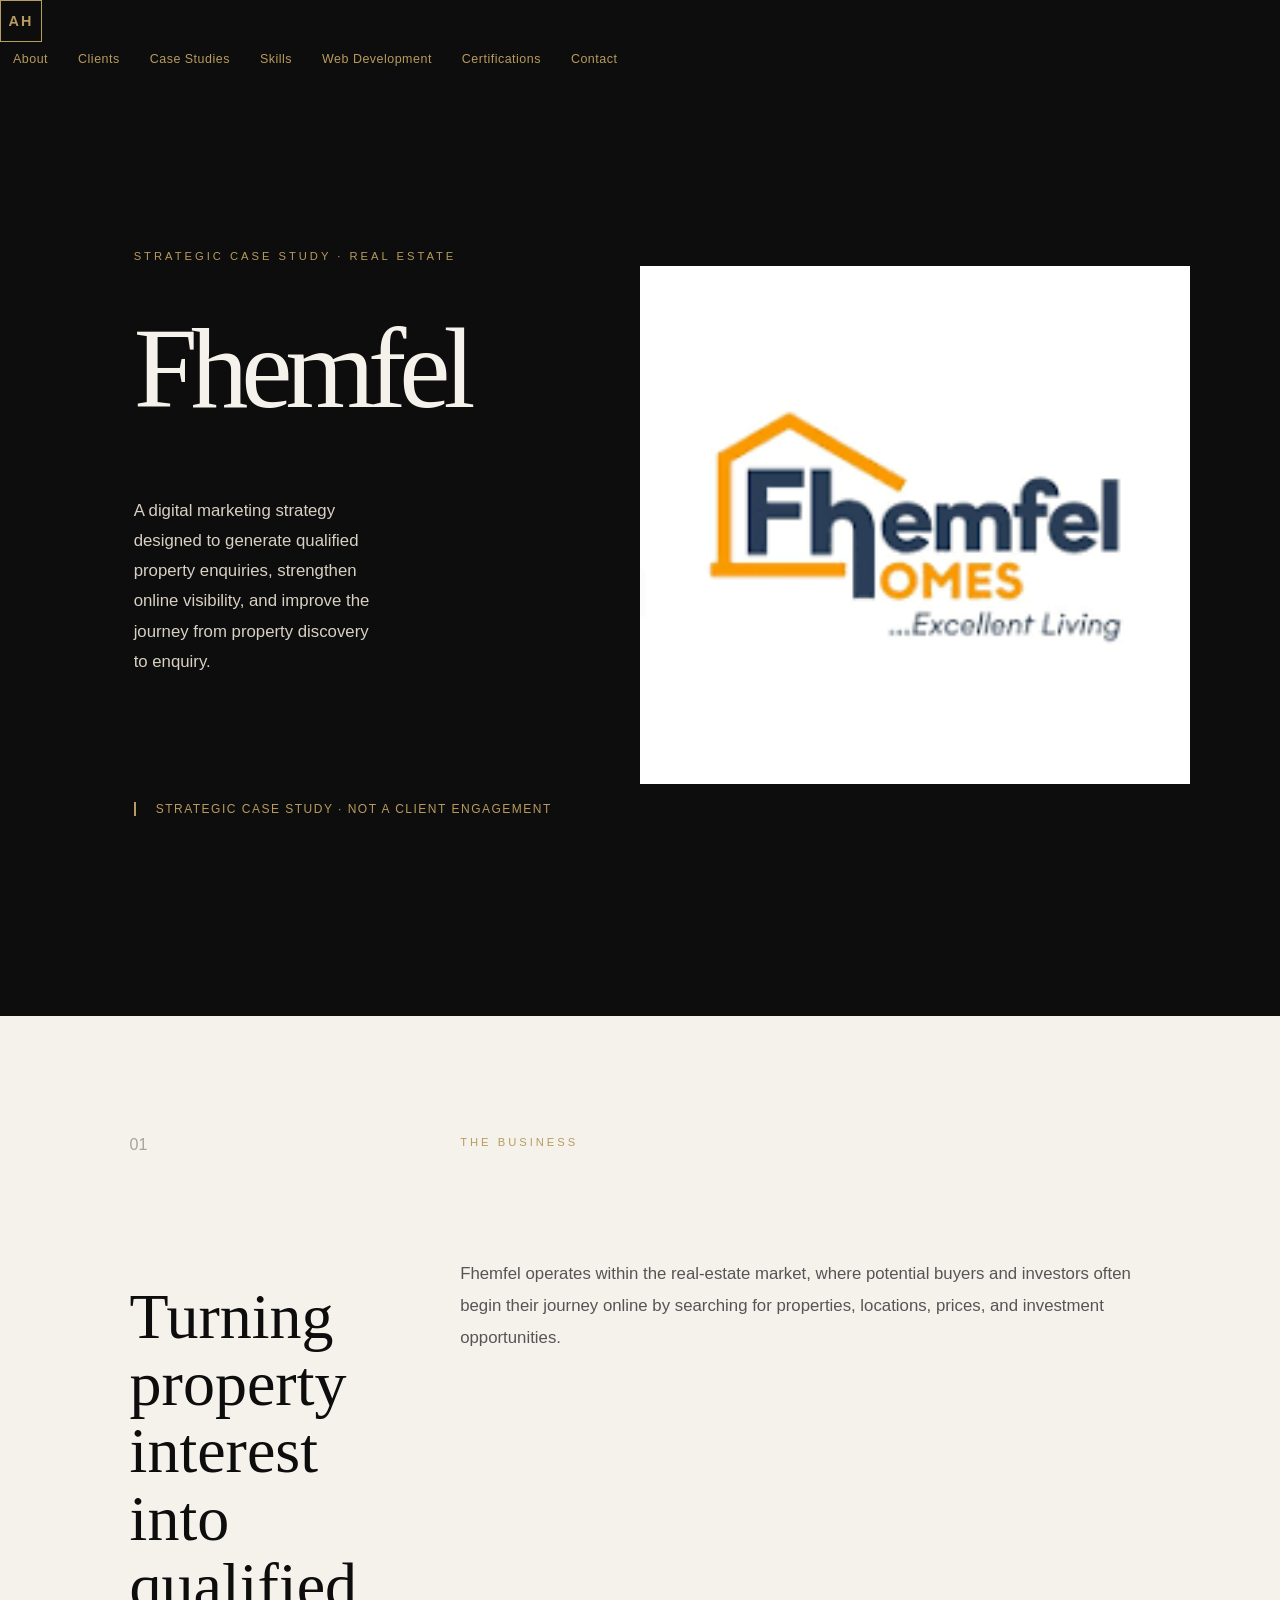
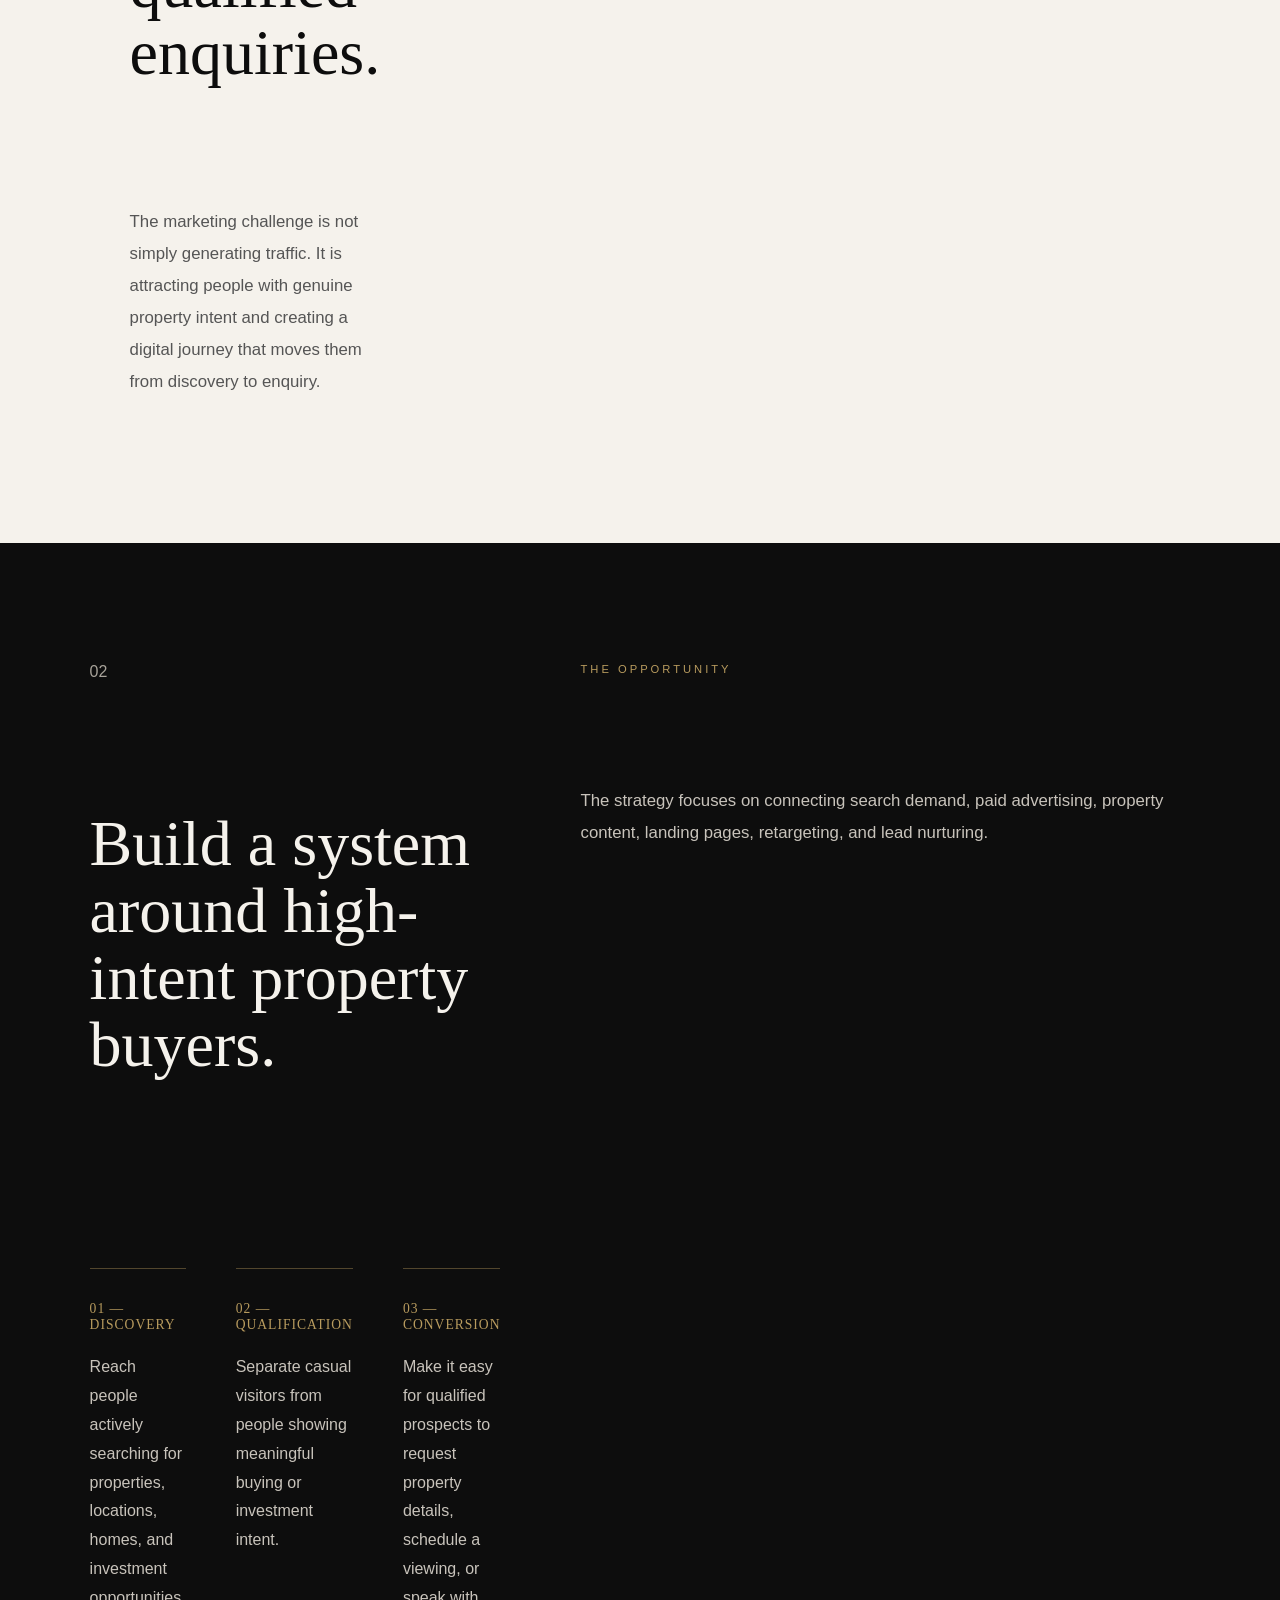
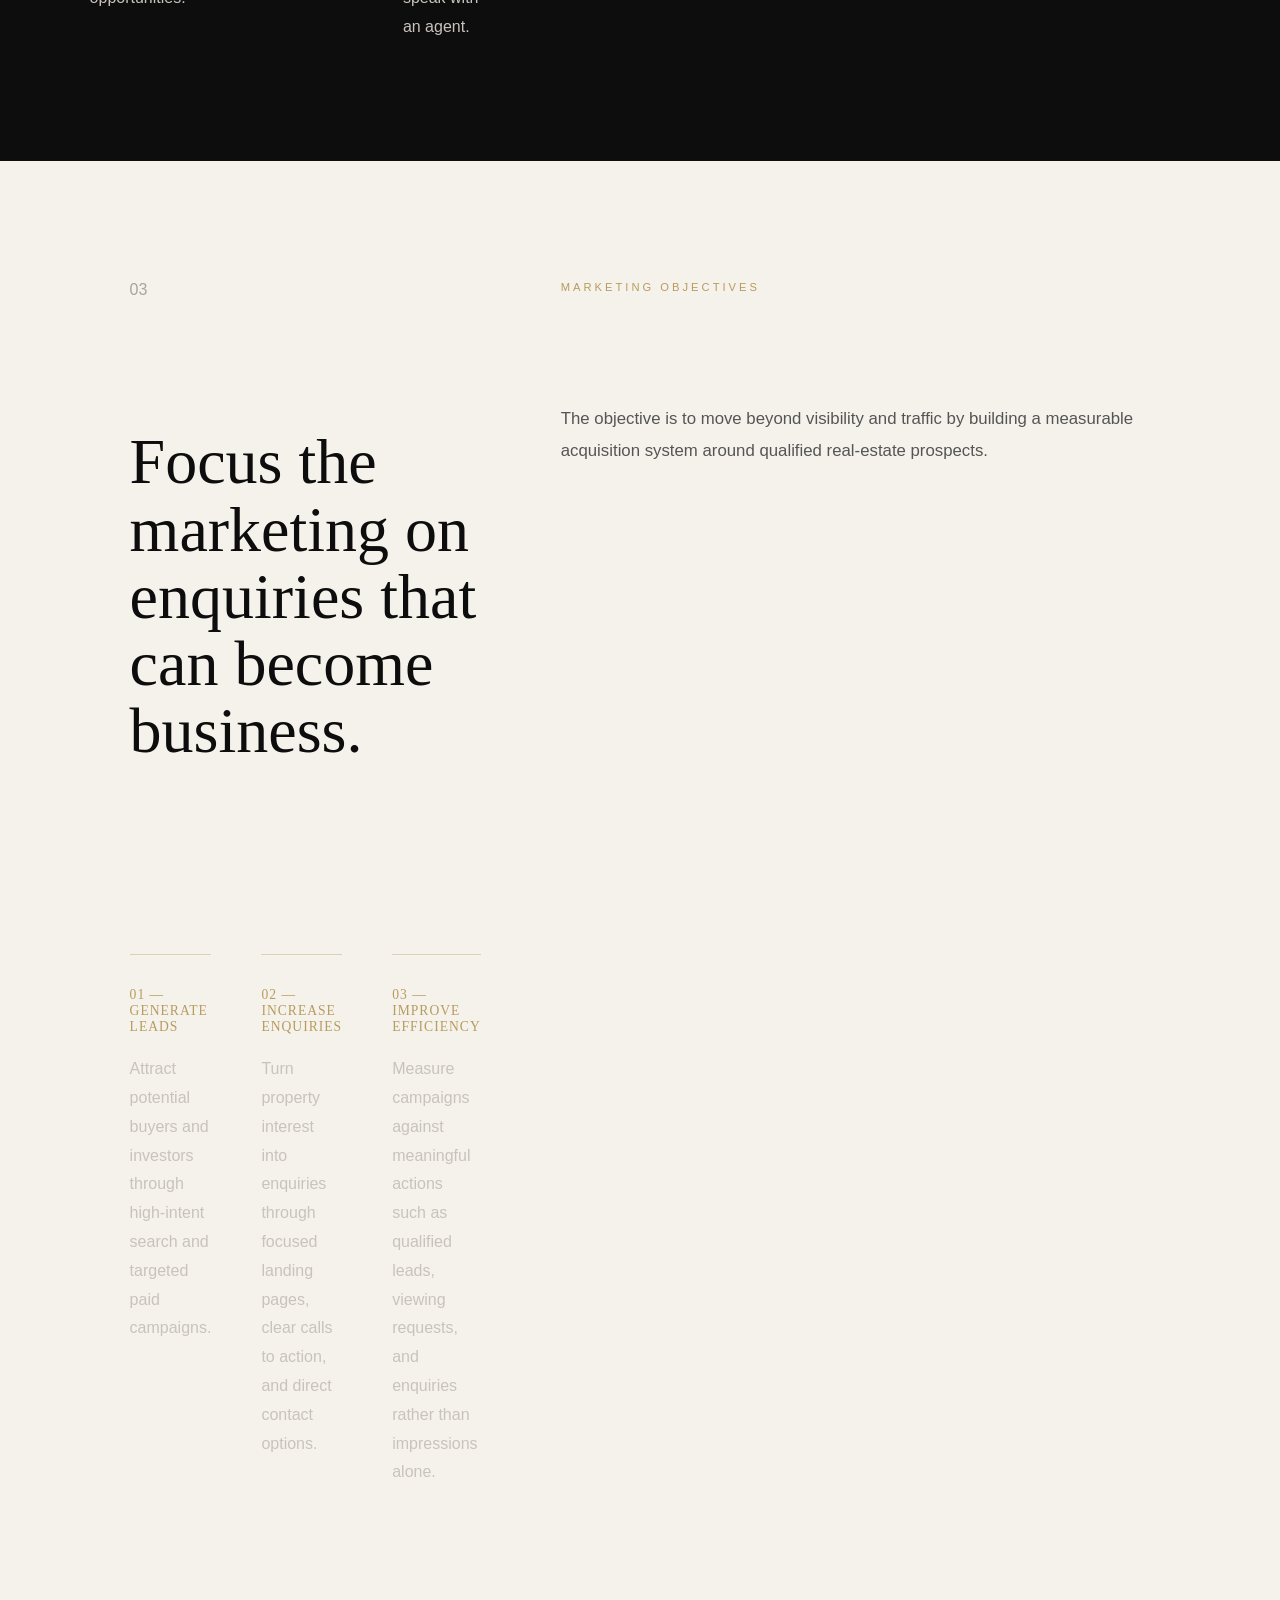
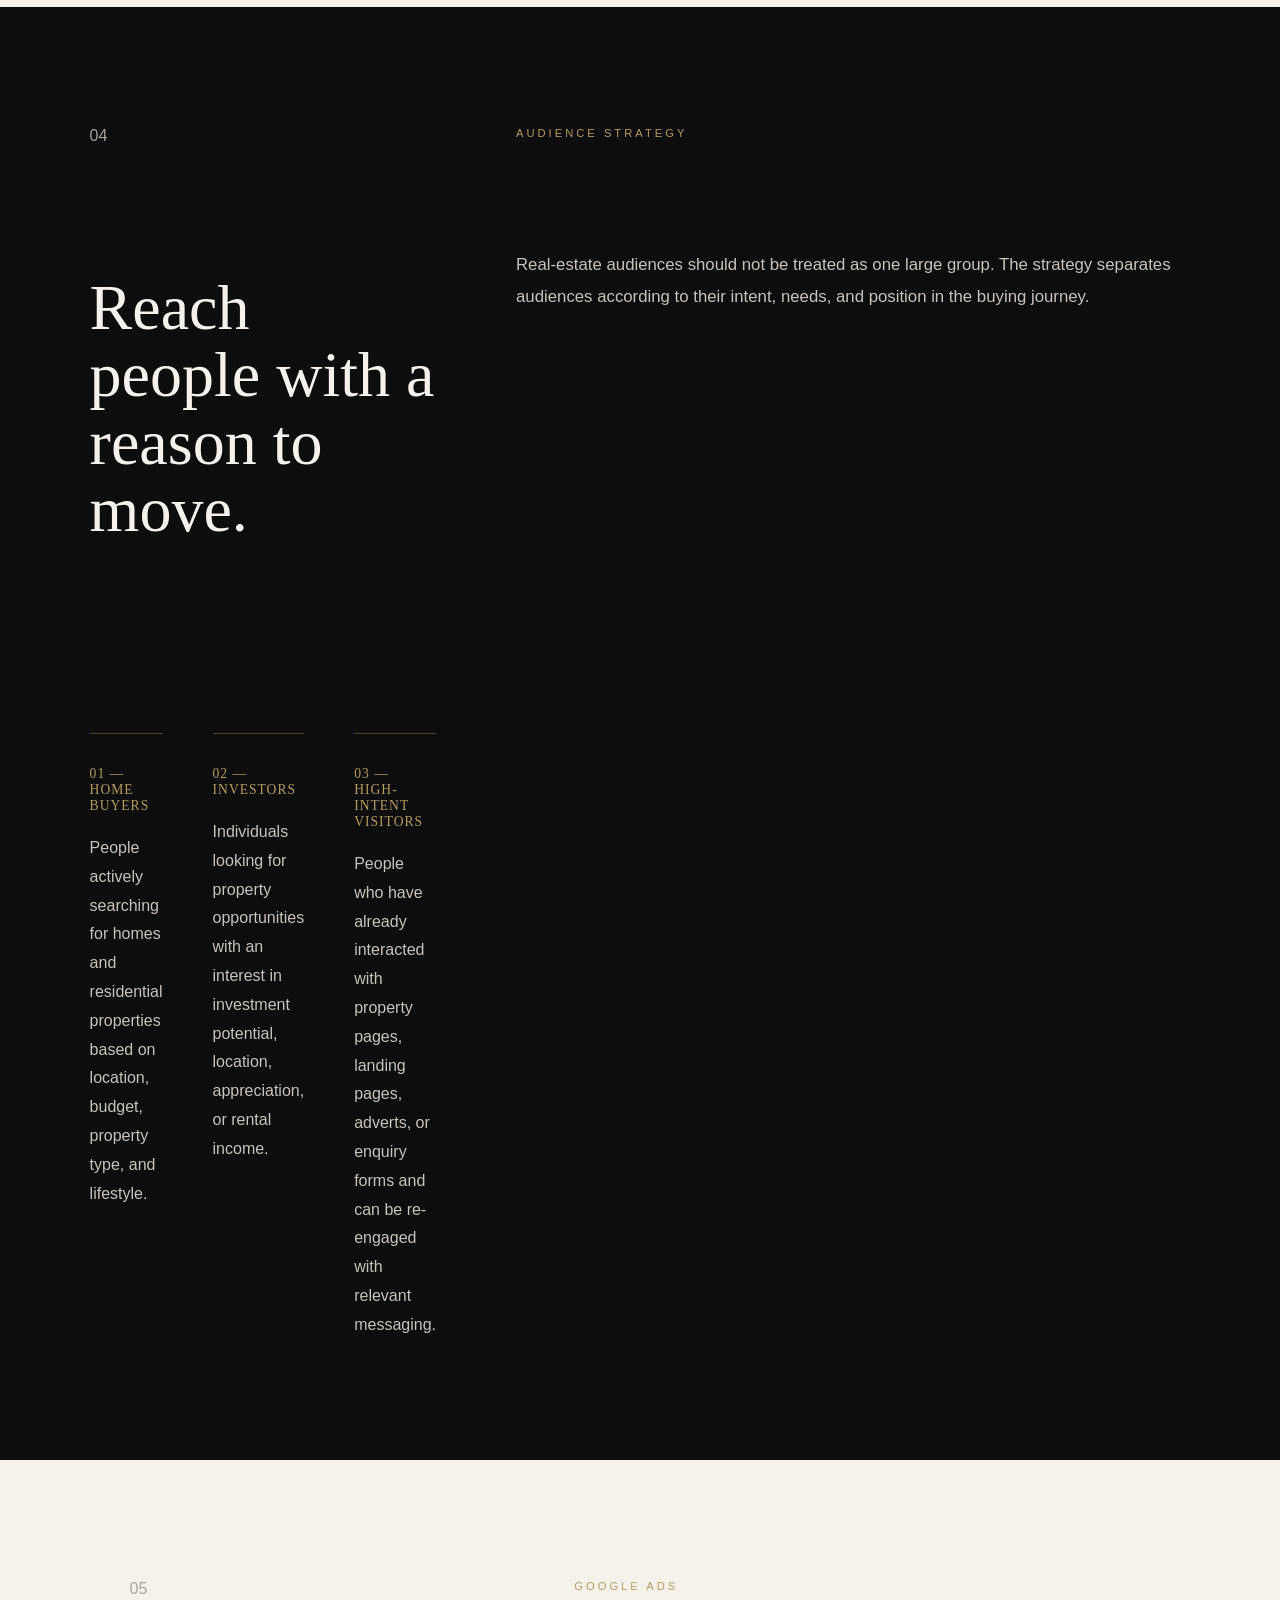
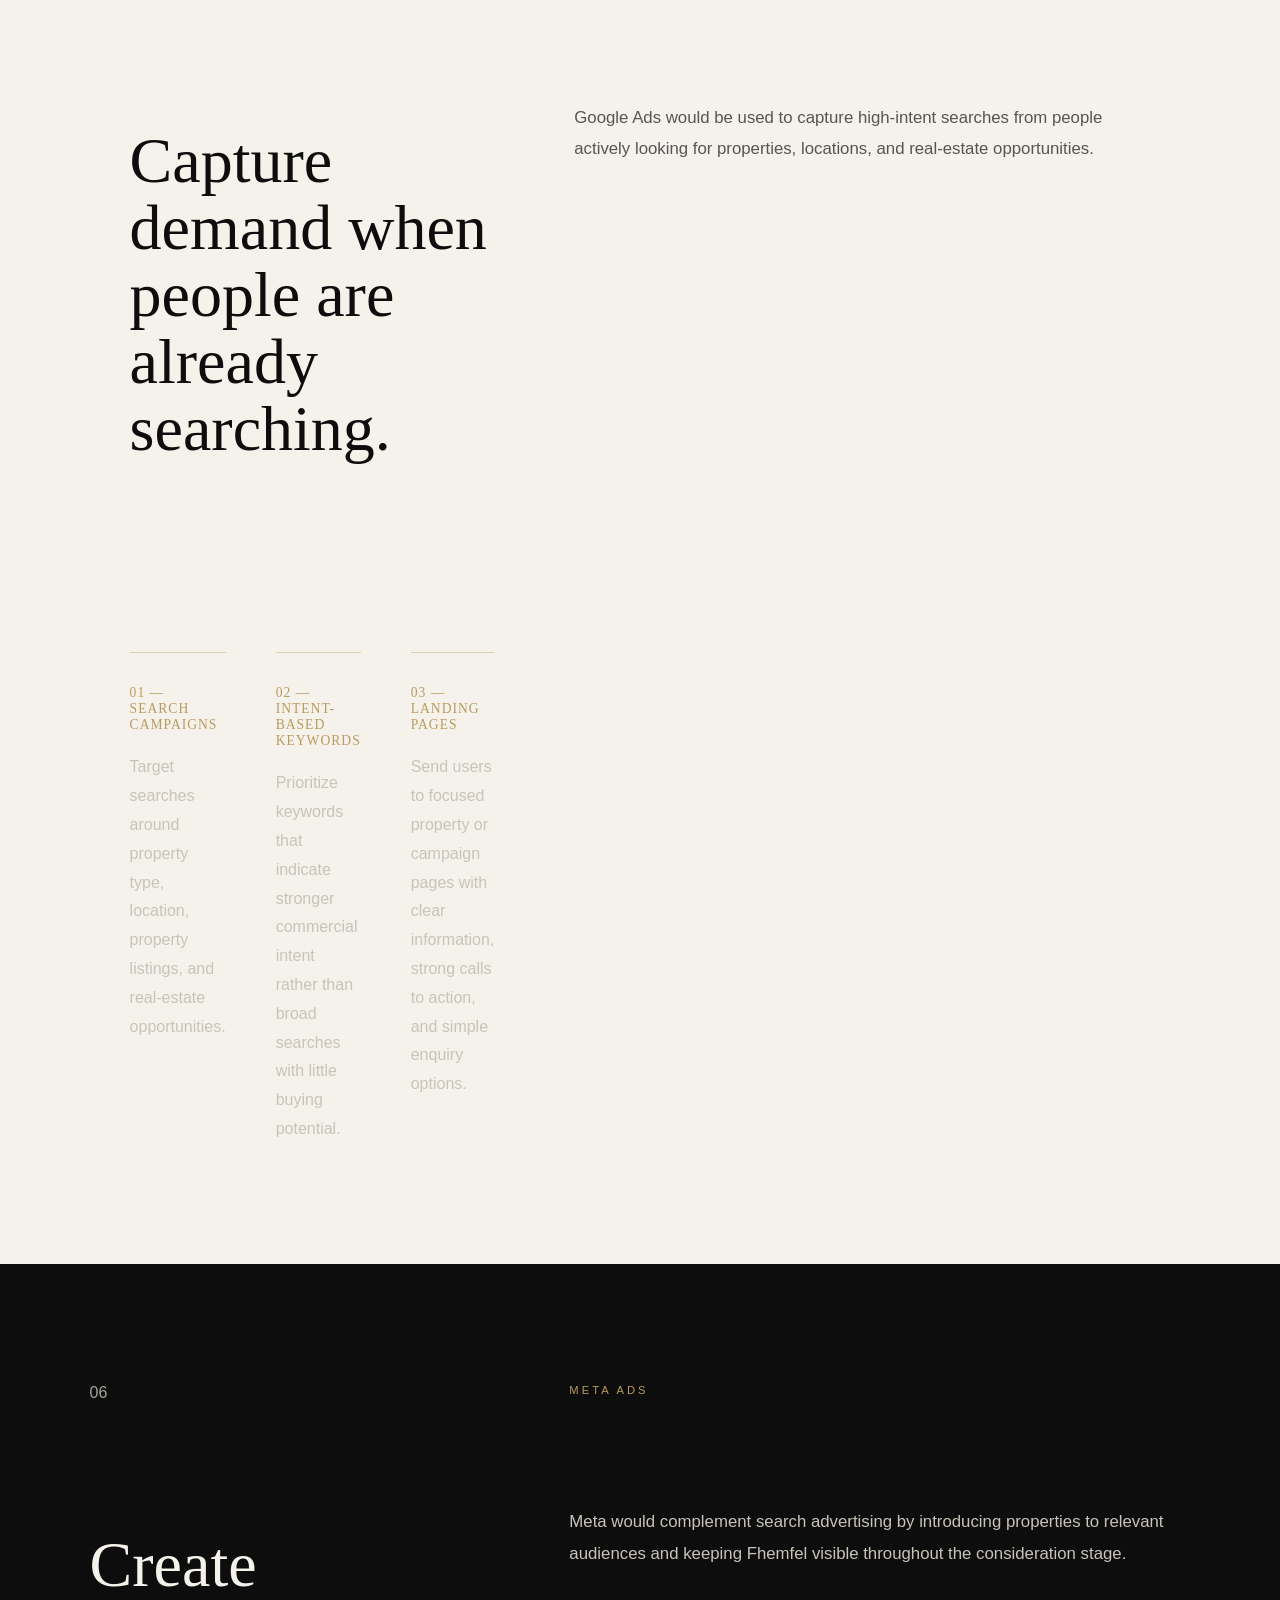
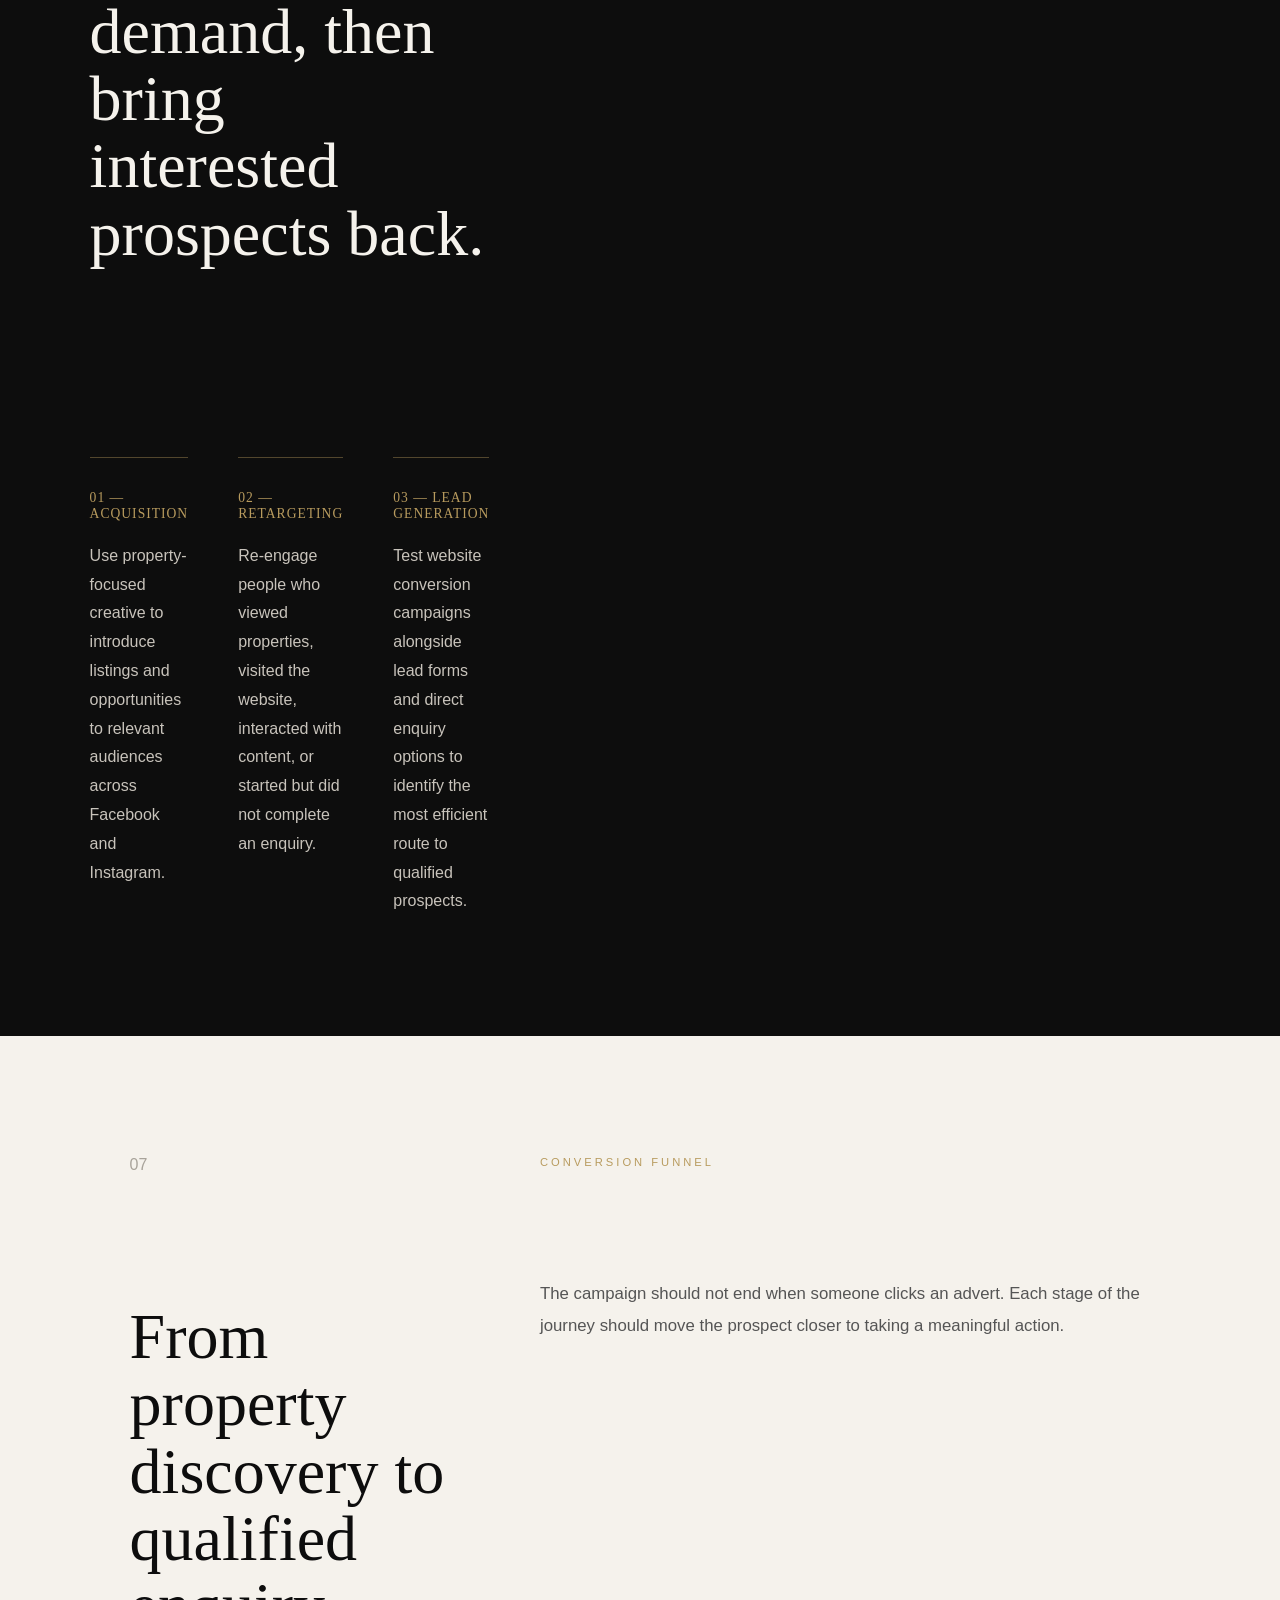
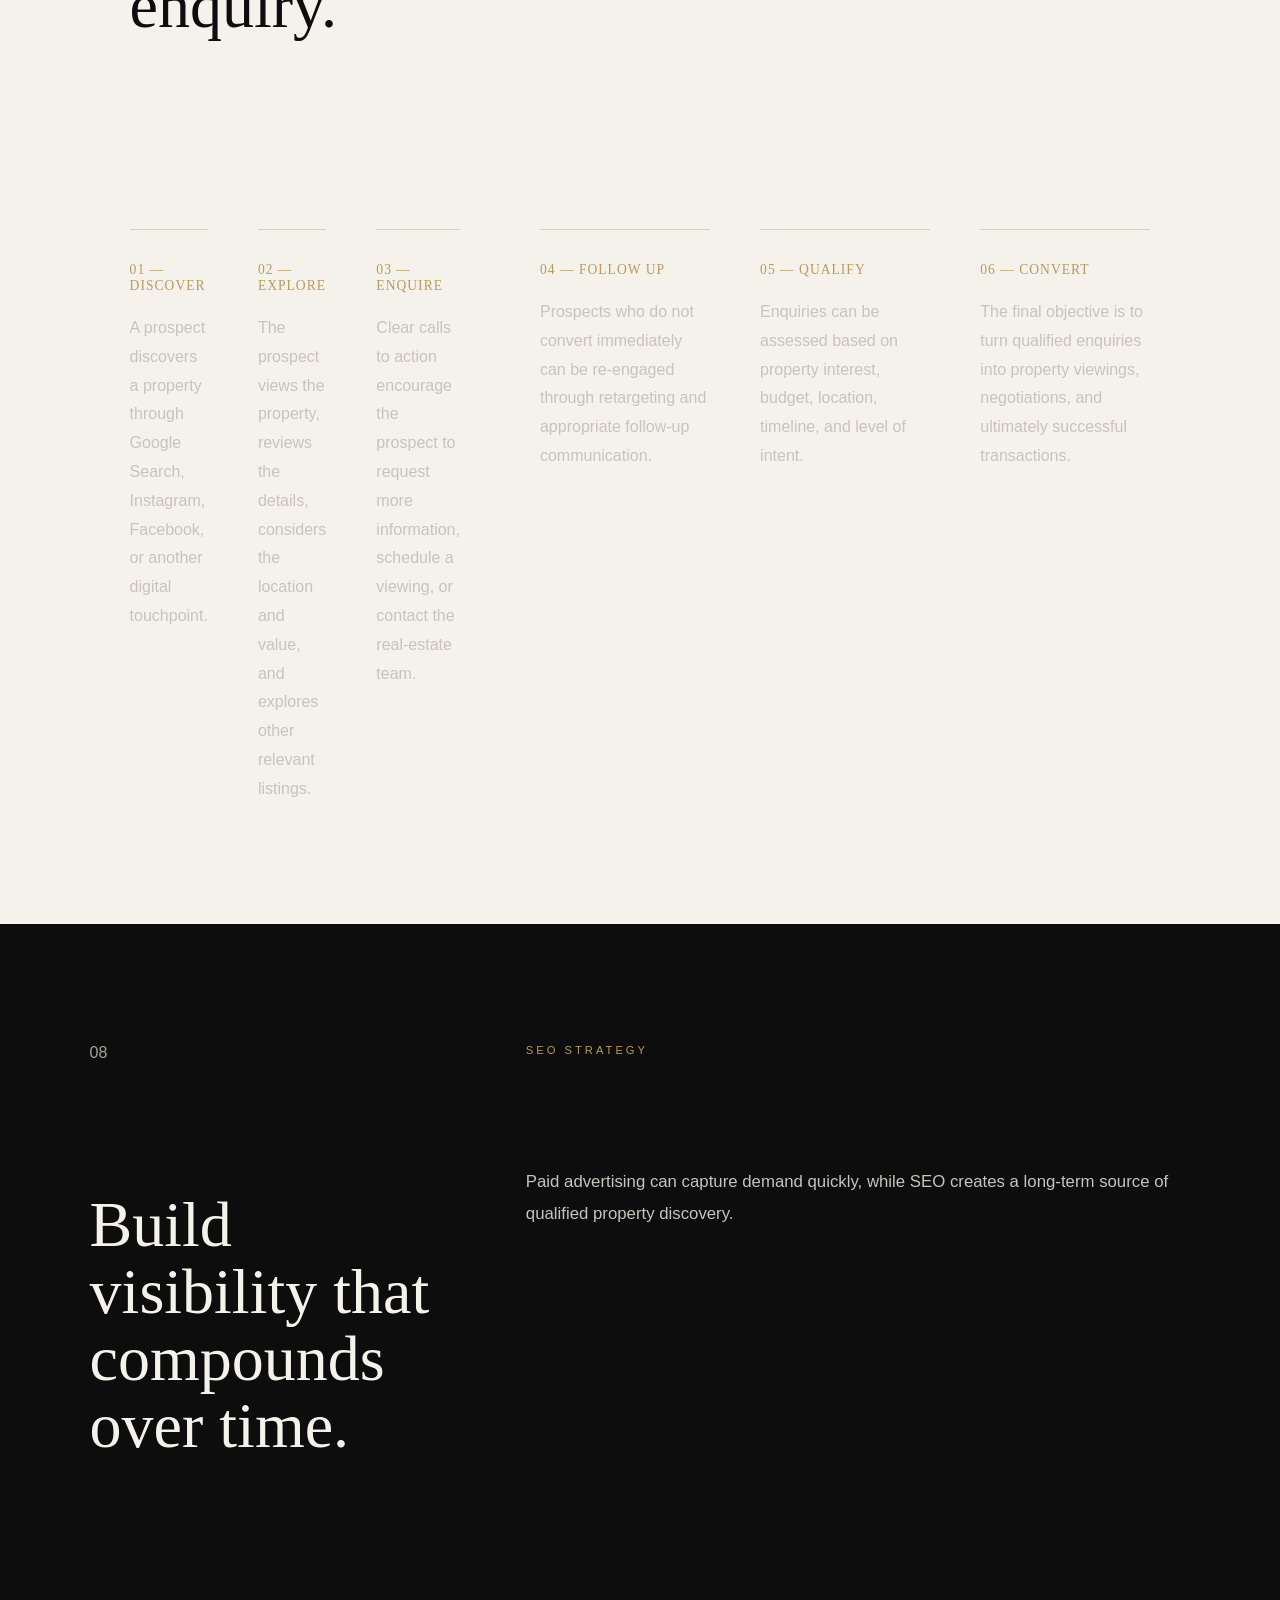
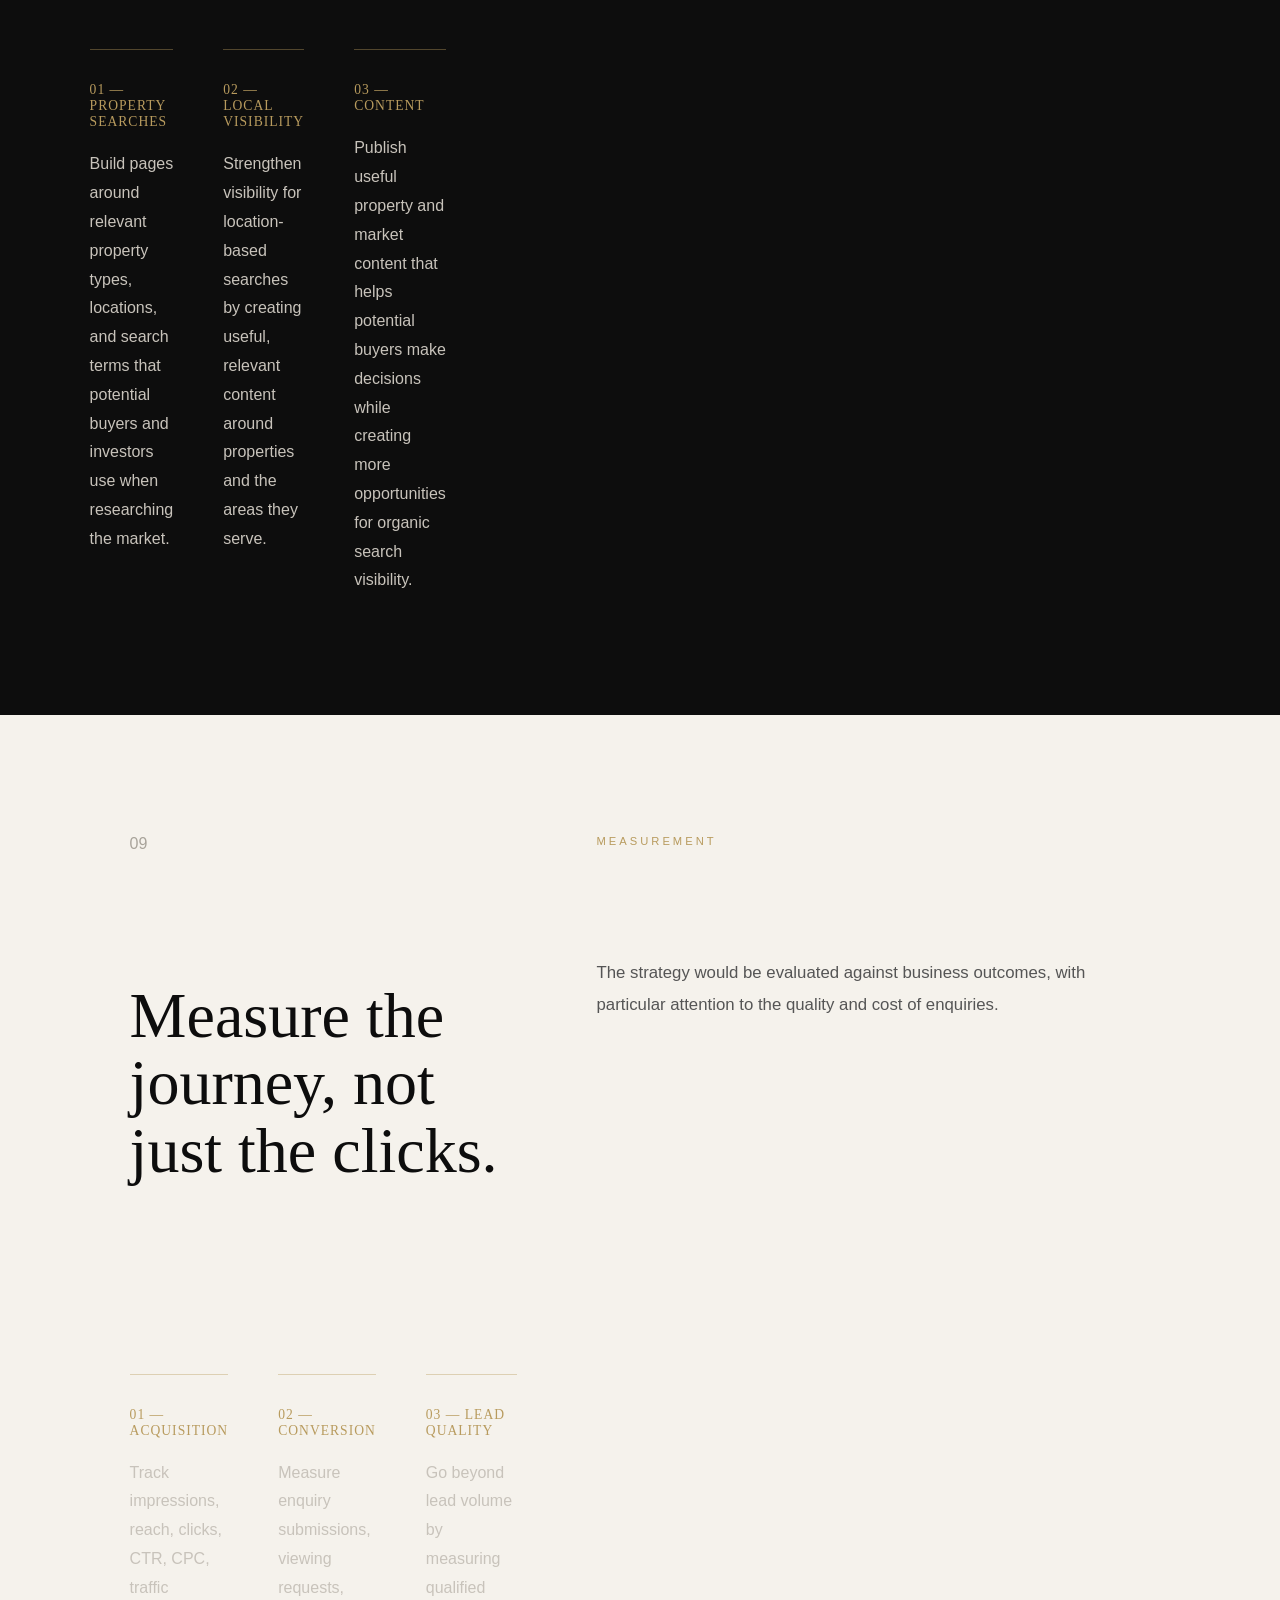
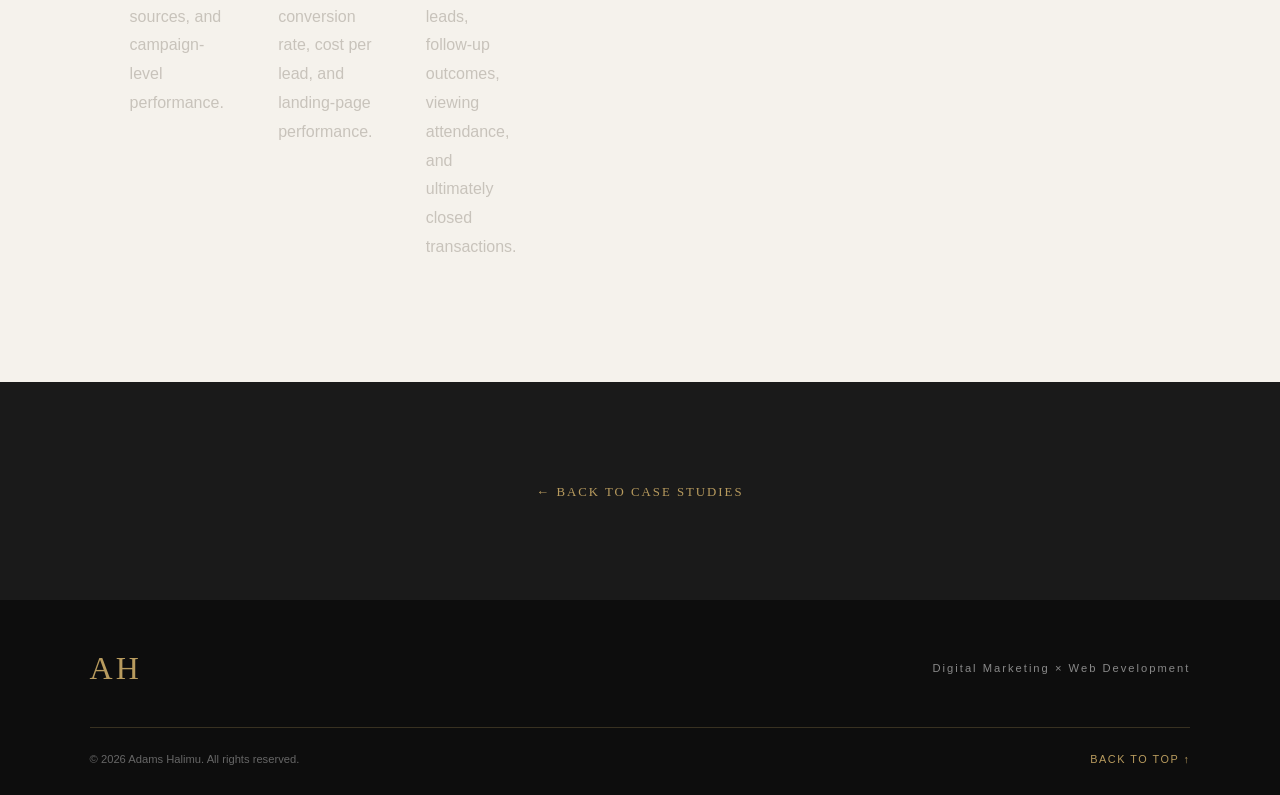
<file: fhemfel.html>
<!DOCTYPE html>
<html lang="en">
<head>
    <meta charset="UTF-8">
    <meta name="viewport" content="width=device-width, initial-scale=1.0">

    <title>Fhemfel — Strategic Case Study | Adams Halimu</title>

    <link rel="stylesheet" href="style.css">

    <style>

        .case-page {
            background: #f5f2ec;
            color: #0d0d0d;
        }

        .case-hero {
            min-height: 90vh;
            display: grid;
            grid-template-columns: 1fr 1fr;
            background: #0d0d0d;
            color: #f5f2ec;
        }

        .case-hero-content {
            display: flex;
            flex-direction: column;
            justify-content: center;
            padding: 100px 8%;
        }

        .case-label {
            font-size: .7rem;
            letter-spacing: 3px;
            text-transform: uppercase;
            color: #b89b5e;
        }

        .case-hero h1 {
            font-family: Georgia, serif;
            font-size: clamp(4rem, 9vw, 8rem);
            font-weight: 400;
            line-height: .9;
            margin: 25px 0;
        }

        .case-intro {
            max-width: 560px;
            font-size: 1.05rem;
            line-height: 1.8;
            color: #d8d0c3;
        }

        .case-disclaimer {
            margin-top: 25px;
            font-size: .75rem;
            letter-spacing: 1.5px;
            color: #b89b5e;
            text-transform: uppercase;
        }

        .case-hero-image {
            min-height: 650px;
            overflow: hidden;
        }

        .case-hero-image img {
            width: 100%;
            height: 100%;
            object-fit: cover;
            display: block;
        }

        .case-section {
            max-width: 1200px;
            margin: auto;
            padding: 120px 7%;
        }

        .case-section h2 {
            max-width: 850px;
            font-family: Georgia, serif;
            font-size: clamp(2.5rem, 5vw, 5rem);
            font-weight: 400;
            line-height: 1.05;
            margin: 25px 0 40px;
        }

        .case-section > p {
            max-width: 760px;
            font-size: 1.05rem;
            line-height: 1.9;
            color: #555;
            margin-bottom: 25px;
        }

        .case-dark {
            max-width: none;
            padding-left: 7%;
            padding-right: 7%;
            background: #0d0d0d;
            color: #f5f2ec;
        }

        .case-dark > p {
            color: #c8c3bb;
        }

        .case-grid {
            max-width: 1100px;
            display: grid;
            grid-template-columns: repeat(3, 1fr);
            gap: 50px;
            margin-top: 70px;
        }

        .case-grid h3 {
            font-size: .85rem;
            letter-spacing: 1px;
            text-transform: uppercase;
            color: #b89b5e;
            margin-bottom: 20px;
        }

        .case-grid p {
            color: #c8c3bb;
            line-height: 1.8;
        }

        .case-next {
            background: #1a1a1a;
            color: #f5f2ec;
            padding: 100px 7%;
            text-align: center;
        }

        .case-next a {
            color: #b89b5e;
            text-decoration: none;
            font-size: .8rem;
            letter-spacing: 2px;
            text-transform: uppercase;
        }

        @media (max-width: 768px) {

            .case-hero {
                grid-template-columns: 1fr;
            }

            .case-hero-image {
                min-height: 450px;
                order: -1;
            }

            .case-hero-content {
                padding: 70px 8%;
            }

            .case-grid {
                grid-template-columns: 1fr;
                gap: 40px;
            }

            .case-section {
                padding: 80px 8%;
            }

        }

    </style>
</head>

<body class="case-page">

    <!-- NAVBAR -->

    <header class="site-header">

        <a href="index.html" class="logo">
            AH
        </a>

        <nav class="nav-links">

            <a href="index.html#about">About</a>
            <a href="index.html#clients">Clients</a>
            <a href="index.html#case-studies">Case Studies</a>
            <a href="index.html#skills">Skills</a>
            <a href="index.html#web-development">Web Development</a>
            <a href="index.html#certifications">Certifications</a>
            <a href="index.html#contact">Contact</a>

        </nav>

        <button class="menu-toggle" aria-label="Open menu">
            <span></span>
            <span></span>
            <span></span>
        </button>

    </header>


    <!-- HERO -->

    <section class="case-hero">

        <div class="case-hero-content">

            <p class="case-label">
                Strategic Case Study · Real Estate
            </p>

            <h1>
                Fhemfel
            </h1>

            <p class="case-intro">
                A digital marketing strategy designed to generate
                qualified property enquiries, strengthen online
                visibility, and improve the journey from property
                discovery to enquiry.
            </p>

            <p class="case-disclaimer">
                Strategic case study · Not a client engagement
            </p>

        </div>

        <div class="case-hero-image">

            <img
                src="Fhemfel.png"
                alt="Fhemfel real estate property"
            >

        </div>

    </section>


    <!-- BUSINESS -->

    <section class="case-section">

        <span class="section-number">
            01
        </span>

        <span class="case-label">
            THE BUSINESS
        </span>

        <h2>
            Turning property interest into qualified enquiries.
        </h2>

        <p>
            Fhemfel operates within the real-estate market, where
            potential buyers and investors often begin their journey
            online by searching for properties, locations, prices,
            and investment opportunities.
        </p>

        <p>
            The marketing challenge is not simply generating traffic.
            It is attracting people with genuine property intent and
            creating a digital journey that moves them from discovery
            to enquiry.
        </p>

    </section>


    <!-- OPPORTUNITY -->

    <section class="case-section case-dark">

        <span class="section-number">
            02
        </span>

        <span class="case-label">
            THE OPPORTUNITY
        </span>

        <h2>
            Build a system around high-intent property buyers.
        </h2>

        <p>
            The strategy focuses on connecting search demand,
            paid advertising, property content, landing pages,
            retargeting, and lead nurturing.
        </p>


        <div class="case-grid">

            <div>

                <h3>
                    01 — Discovery
                </h3>

                <p>
                    Reach people actively searching for properties,
                    locations, homes, and investment opportunities.
                </p>

            </div>


            <div>

                <h3>
                    02 — Qualification
                </h3>

                <p>
                    Separate casual visitors from people showing
                    meaningful buying or investment intent.
                </p>

            </div>


            <div>

                <h3>
                    03 — Conversion
                </h3>

                <p>
                    Make it easy for qualified prospects to request
                    property details, schedule a viewing, or speak
                    with an agent.
                </p>

            </div>

        </div>

    </section>
    <section class="case-section">

    <span class="section-number">
        03
    </span>

    <span class="case-label">
        MARKETING OBJECTIVES
    </span>

    <h2>
        Focus the marketing on enquiries that can become business.
    </h2>

    <p>
        The objective is to move beyond visibility and traffic by
        building a measurable acquisition system around qualified
        real-estate prospects.
    </p>

    <div class="case-grid">

        <div>
            <h3>01 — Generate Leads</h3>

            <p>
                Attract potential buyers and investors through
                high-intent search and targeted paid campaigns.
            </p>
        </div>

        <div>
            <h3>02 — Increase Enquiries</h3>

            <p>
                Turn property interest into enquiries through
                focused landing pages, clear calls to action,
                and direct contact options.
            </p>
        </div>

        <div>
            <h3>03 — Improve Efficiency</h3>

            <p>
                Measure campaigns against meaningful actions such
                as qualified leads, viewing requests, and enquiries
                rather than impressions alone.
            </p>
        </div>

    </div>

</section>
<section class="case-section case-dark">

    <span class="section-number">
        04
    </span>

    <span class="case-label">
        AUDIENCE STRATEGY
    </span>

    <h2>
        Reach people with a reason to move.
    </h2>

    <p>
        Real-estate audiences should not be treated as one large
        group. The strategy separates audiences according to their
        intent, needs, and position in the buying journey.
    </p>

    <div class="case-grid">

        <div>

            <h3>
                01 — Home Buyers
            </h3>

            <p>
                People actively searching for homes and residential
                properties based on location, budget, property type,
                and lifestyle.
            </p>

        </div>


        <div>

            <h3>
                02 — Investors
            </h3>

            <p>
                Individuals looking for property opportunities with
                an interest in investment potential, location,
                appreciation, or rental income.
            </p>

        </div>


        <div>

            <h3>
                03 — High-Intent Visitors
            </h3>

            <p>
                People who have already interacted with property
                pages, landing pages, adverts, or enquiry forms and
                can be re-engaged with relevant messaging.
            </p>

        </div>

    </div>

</section>
<section class="case-section">

    <span class="section-number">05</span>

    <span class="case-label">GOOGLE ADS</span>

    <h2>
        Capture demand when people are already searching.
    </h2>

    <p>
        Google Ads would be used to capture high-intent searches from
        people actively looking for properties, locations, and real-estate
        opportunities.
    </p>

    <div class="case-grid">

        <div>
            <h3>01 — Search Campaigns</h3>

            <p>
                Target searches around property type, location,
                property listings, and real-estate opportunities.
            </p>
        </div>

        <div>
            <h3>02 — Intent-Based Keywords</h3>

            <p>
                Prioritize keywords that indicate stronger commercial
                intent rather than broad searches with little buying
                potential.
            </p>
        </div>

        <div>
            <h3>03 — Landing Pages</h3>

            <p>
                Send users to focused property or campaign pages with
                clear information, strong calls to action, and simple
                enquiry options.
            </p>
        </div>

    </div>

</section>
<section class="case-section case-dark">

    <span class="section-number">06</span>

    <span class="case-label">META ADS</span>

    <h2>
        Create demand, then bring interested prospects back.
    </h2>

    <p>
        Meta would complement search advertising by introducing
        properties to relevant audiences and keeping Fhemfel visible
        throughout the consideration stage.
    </p>

    <div class="case-grid">

        <div>
            <h3>01 — Acquisition</h3>

            <p>
                Use property-focused creative to introduce listings
                and opportunities to relevant audiences across
                Facebook and Instagram.
            </p>
        </div>

        <div>
            <h3>02 — Retargeting</h3>

            <p>
                Re-engage people who viewed properties, visited the
                website, interacted with content, or started but did
                not complete an enquiry.
            </p>
        </div>

        <div>
            <h3>03 — Lead Generation</h3>

            <p>
                Test website conversion campaigns alongside lead
                forms and direct enquiry options to identify the
                most efficient route to qualified prospects.
            </p>
        </div>

    </div>

</section>
<section class="case-section">

    <span class="section-number">07</span>

    <span class="case-label">CONVERSION FUNNEL</span>

    <h2>
        From property discovery to qualified enquiry.
    </h2>

    <p>
        The campaign should not end when someone clicks an advert.
        Each stage of the journey should move the prospect closer
        to taking a meaningful action.
    </p>

    <div class="case-grid">

        <div>
            <h3>01 — Discover</h3>

            <p>
                A prospect discovers a property through Google Search,
                Instagram, Facebook, or another digital touchpoint.
            </p>
        </div>

        <div>
            <h3>02 — Explore</h3>

            <p>
                The prospect views the property, reviews the details,
                considers the location and value, and explores other
                relevant listings.
            </p>
        </div>

        <div>
            <h3>03 — Enquire</h3>

            <p>
                Clear calls to action encourage the prospect to request
                more information, schedule a viewing, or contact the
                real-estate team.
            </p>
        </div>

    </div>


    <div class="case-grid">

        <div>
            <h3>04 — Follow Up</h3>

            <p>
                Prospects who do not convert immediately can be
                re-engaged through retargeting and appropriate
                follow-up communication.
            </p>
        </div>

        <div>
            <h3>05 — Qualify</h3>

            <p>
                Enquiries can be assessed based on property interest,
                budget, location, timeline, and level of intent.
            </p>
        </div>

        <div>
            <h3>06 — Convert</h3>

            <p>
                The final objective is to turn qualified enquiries
                into property viewings, negotiations, and ultimately
                successful transactions.
            </p>
        </div>

    </div>

</section>
<section class="case-section case-dark">

    <span class="section-number">08</span>

    <span class="case-label">SEO STRATEGY</span>

    <h2>
        Build visibility that compounds over time.
    </h2>

    <p>
        Paid advertising can capture demand quickly, while SEO creates
        a long-term source of qualified property discovery.
    </p>

    <div class="case-grid">

        <div>
            <h3>01 — Property Searches</h3>

            <p>
                Build pages around relevant property types, locations,
                and search terms that potential buyers and investors
                use when researching the market.
            </p>
        </div>

        <div>
            <h3>02 — Local Visibility</h3>

            <p>
                Strengthen visibility for location-based searches by
                creating useful, relevant content around properties
                and the areas they serve.
            </p>
        </div>

        <div>
            <h3>03 — Content</h3>

            <p>
                Publish useful property and market content that helps
                potential buyers make decisions while creating more
                opportunities for organic search visibility.
            </p>
        </div>

    </div>

</section>
<section class="case-section">

    <span class="section-number">09</span>

    <span class="case-label">MEASUREMENT</span>

    <h2>
        Measure the journey, not just the clicks.
    </h2>

    <p>
        The strategy would be evaluated against business outcomes,
        with particular attention to the quality and cost of enquiries.
    </p>

    <div class="case-grid">

        <div>
            <h3>01 — Acquisition</h3>

            <p>
                Track impressions, reach, clicks, CTR, CPC, traffic
                sources, and campaign-level performance.
            </p>
        </div>

        <div>
            <h3>02 — Conversion</h3>

            <p>
                Measure enquiry submissions, viewing requests,
                conversion rate, cost per lead, and landing-page
                performance.
            </p>
        </div>

        <div>
            <h3>03 — Lead Quality</h3>

            <p>
                Go beyond lead volume by measuring qualified leads,
                follow-up outcomes, viewing attendance, and ultimately
                closed transactions.
            </p>
        </div>

    </div>

</section>


    <!-- NEXT SECTION -->

    <section class="case-next">

        <a href="index.html#case-studies">
            ← Back to Case Studies
        </a>

    </section>
    
<!-- FOOTER -->
<footer class="site-footer">

    <div class="footer-top">

        <div class="footer-logo">
            AH
        </div>

        <p>
            Digital Marketing × Web Development
        </p>

    </div>

    <div class="footer-bottom">

        <p>
            © 2026 Adams Halimu. All rights reserved.
        </p>

        <a href="#">
            BACK TO TOP ↑
        </a>

    </div>

</footer>


    <script src="script.js"></script>

</body>
</html>
</file>
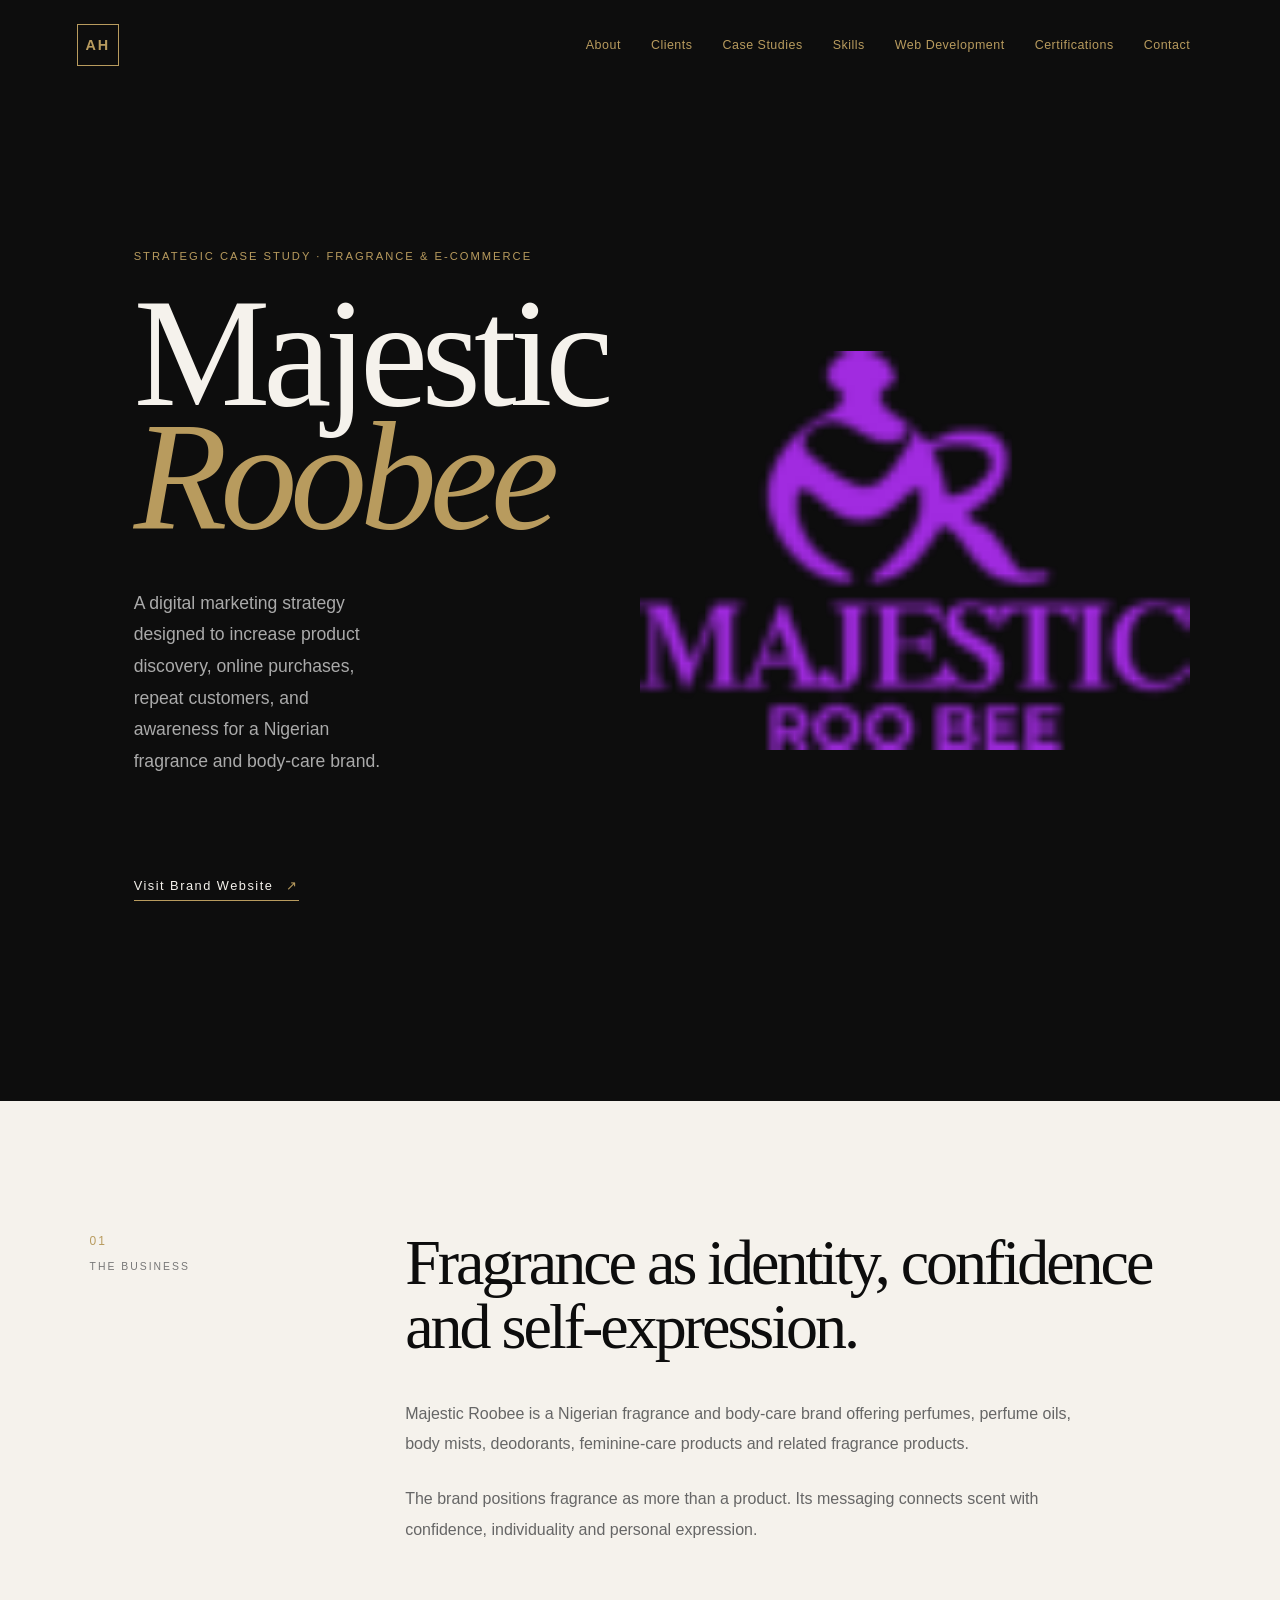
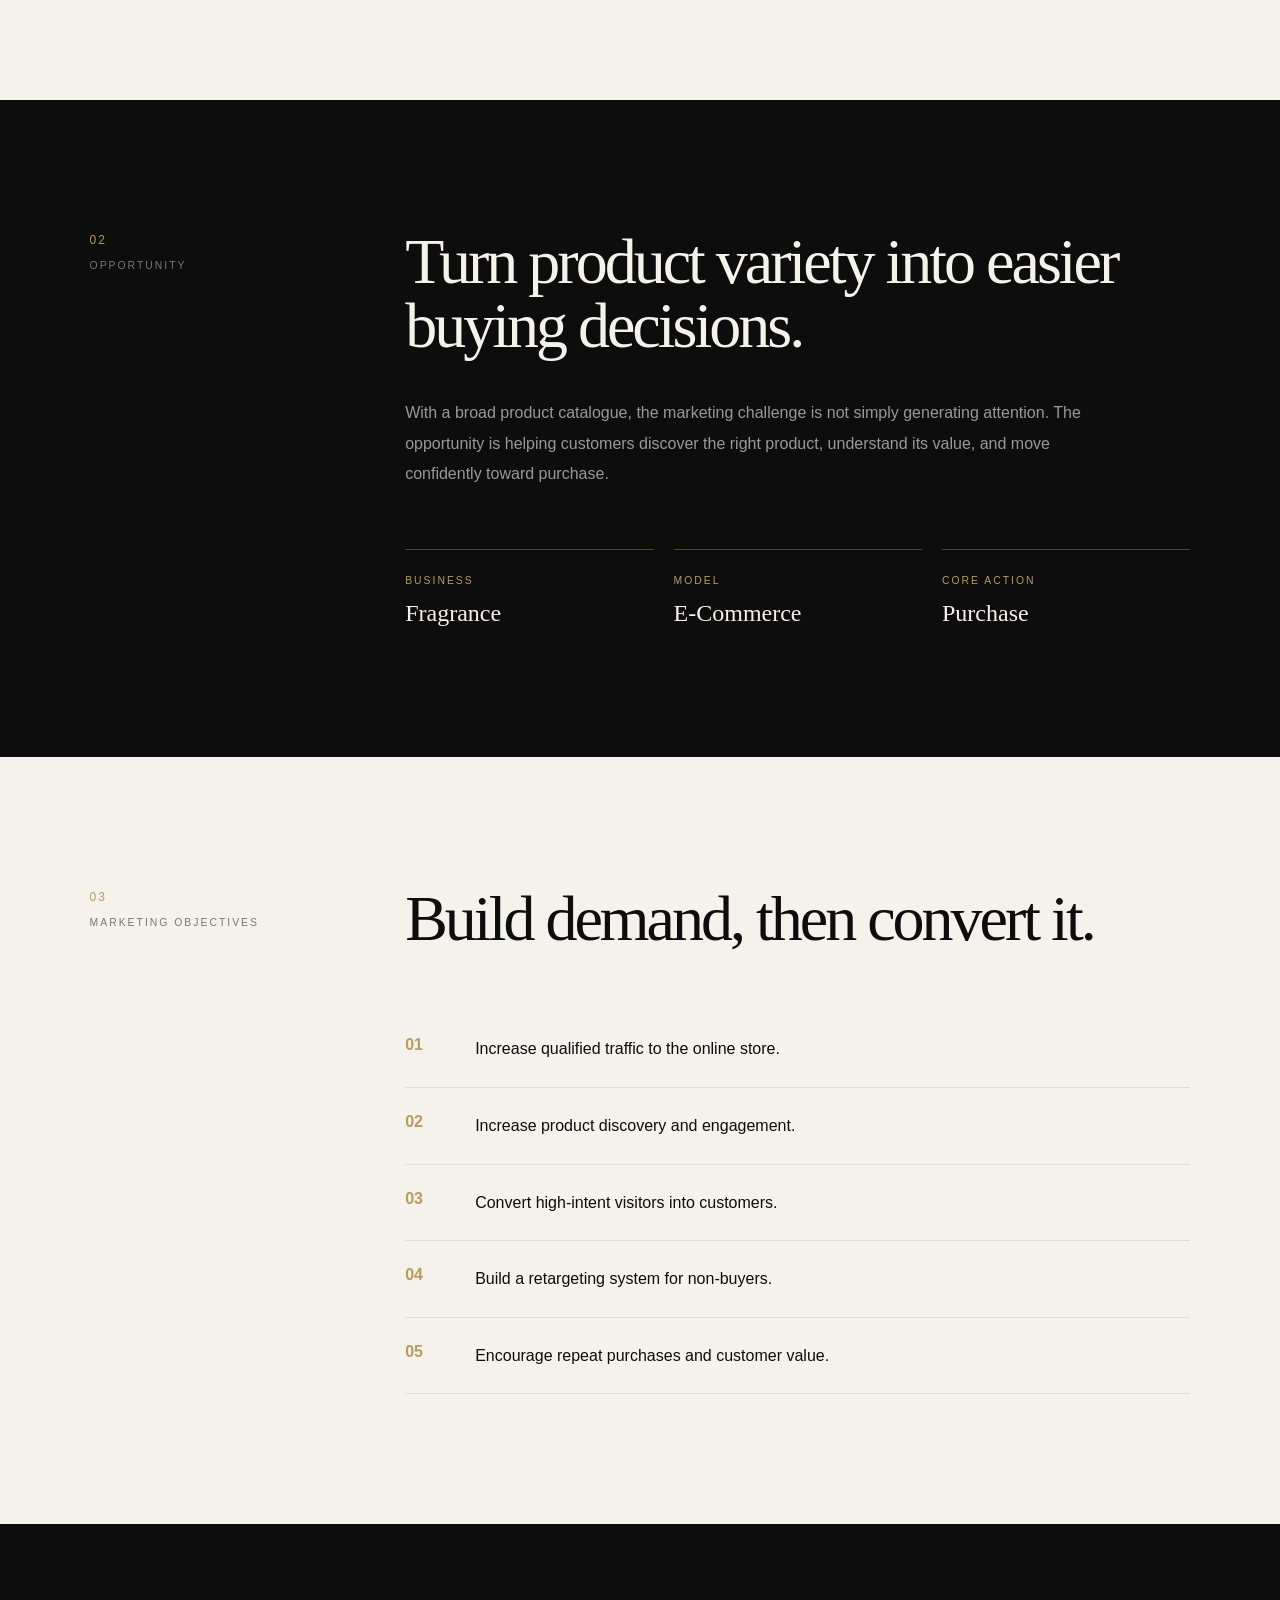
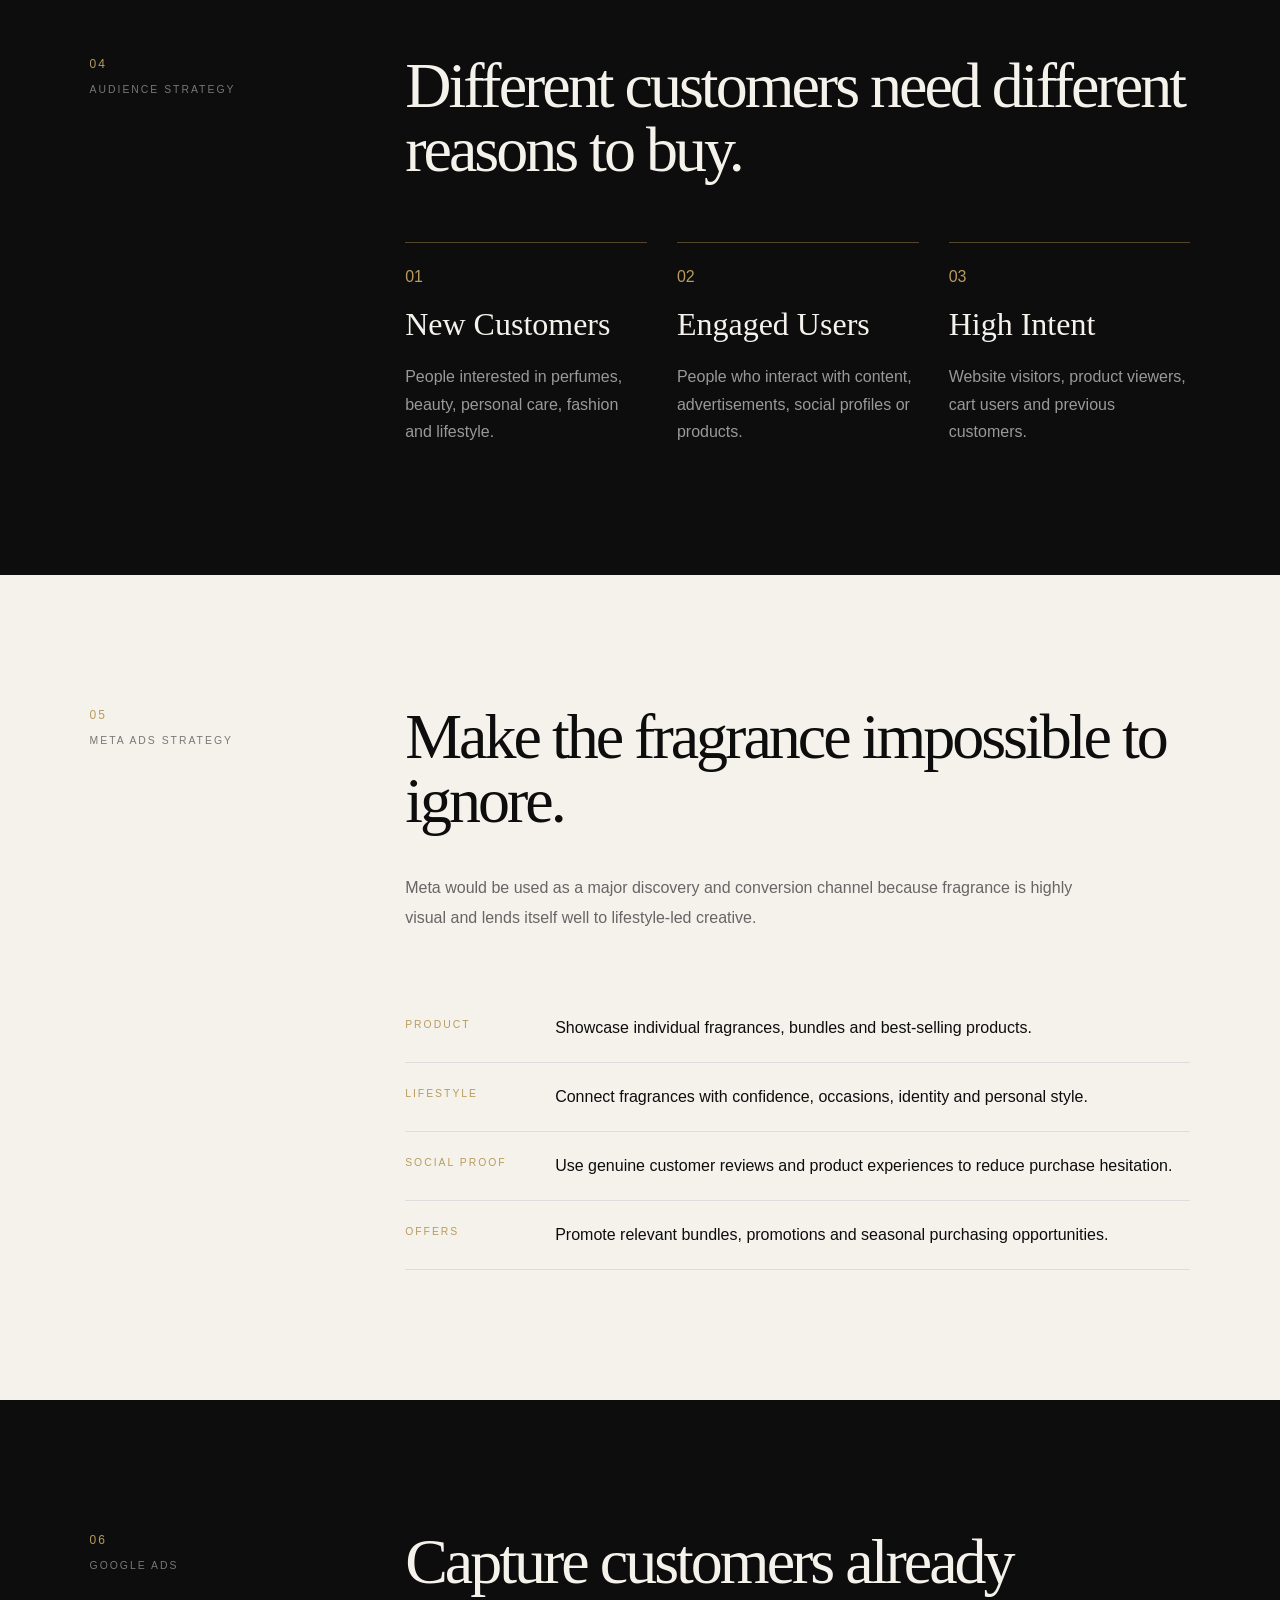
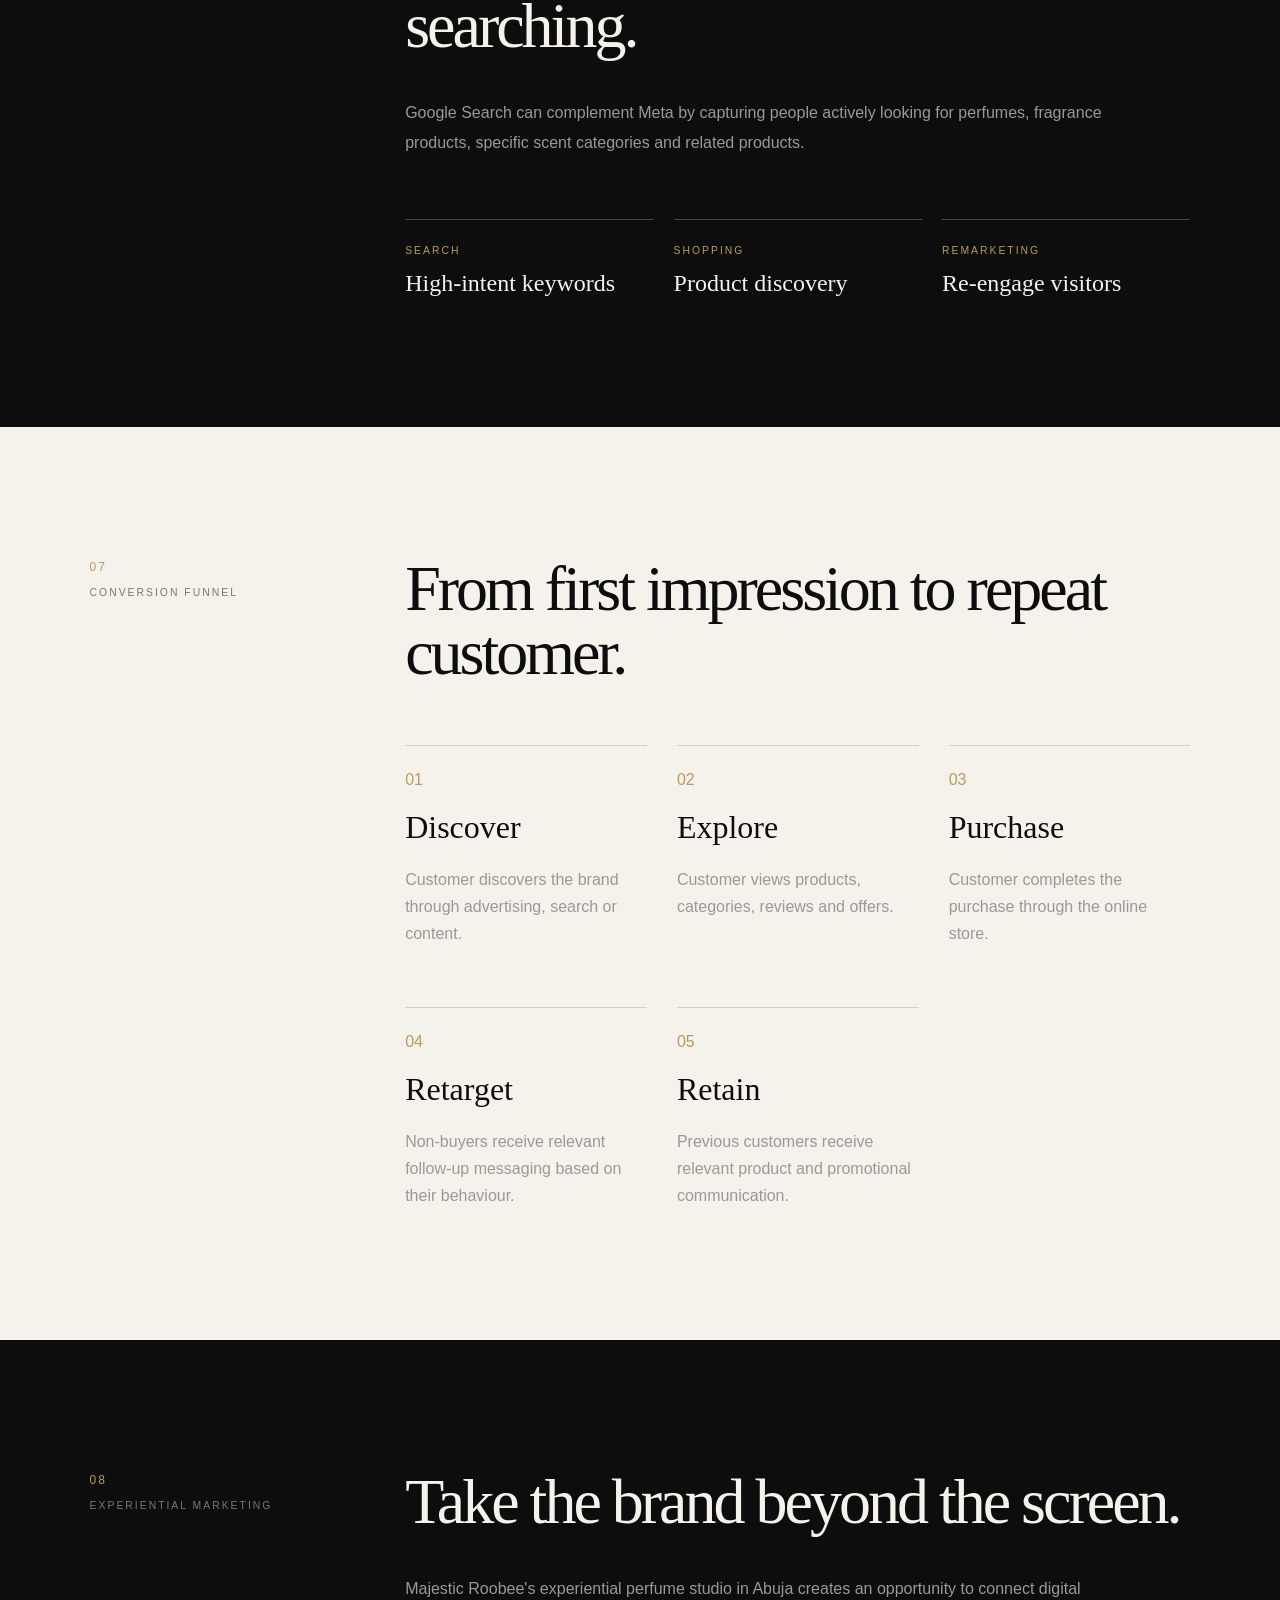
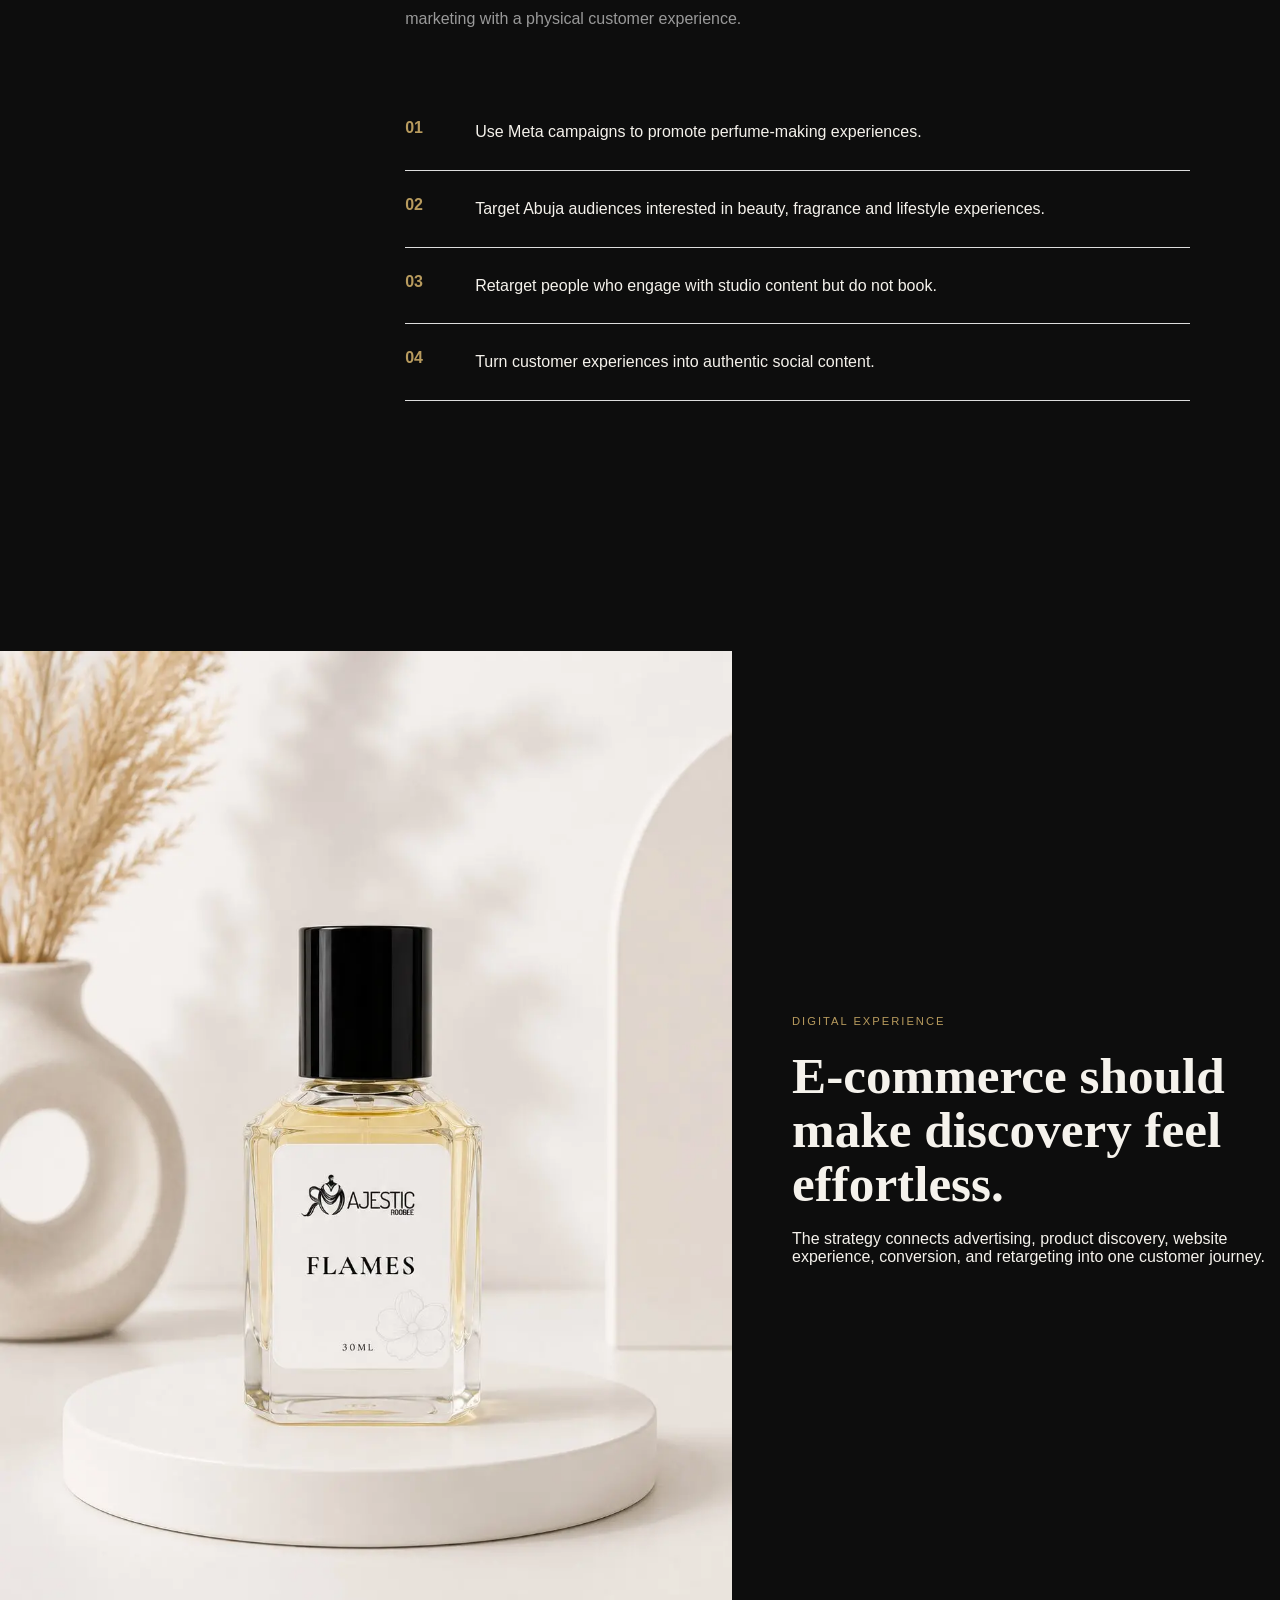
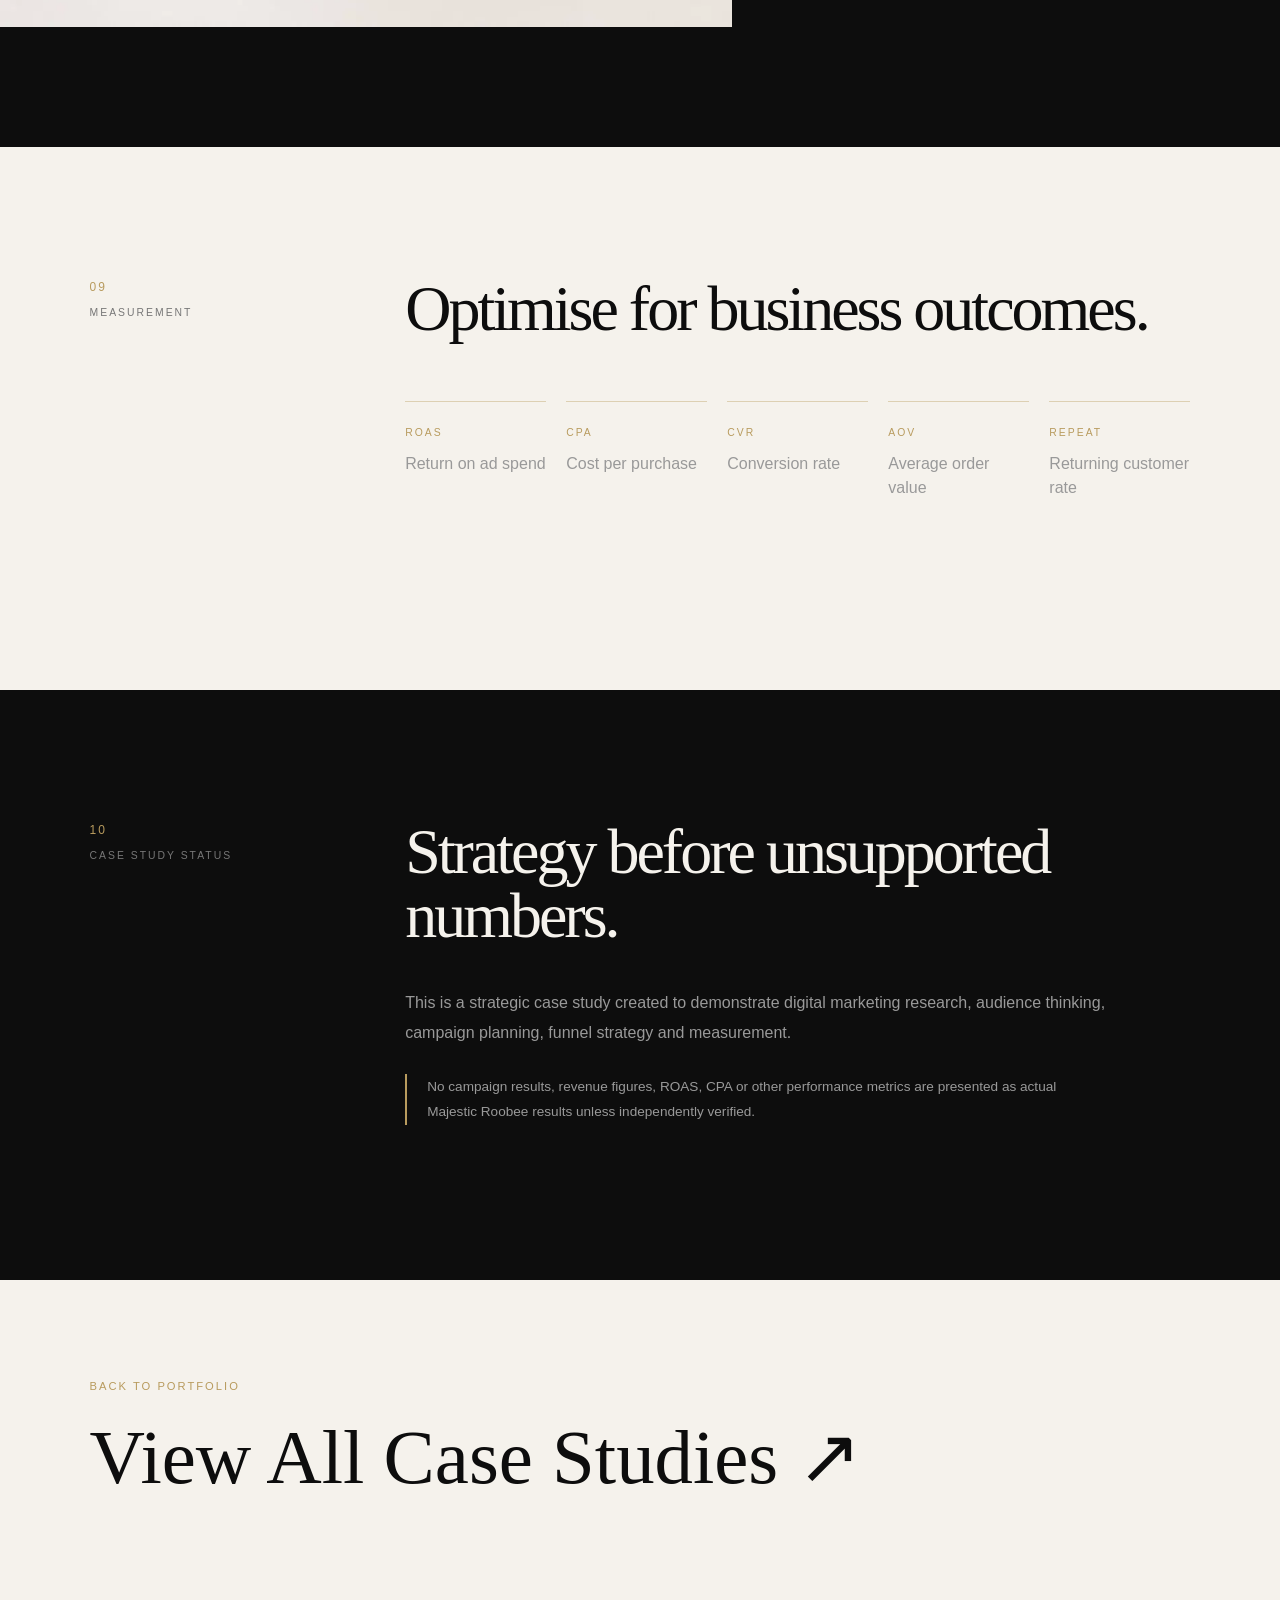
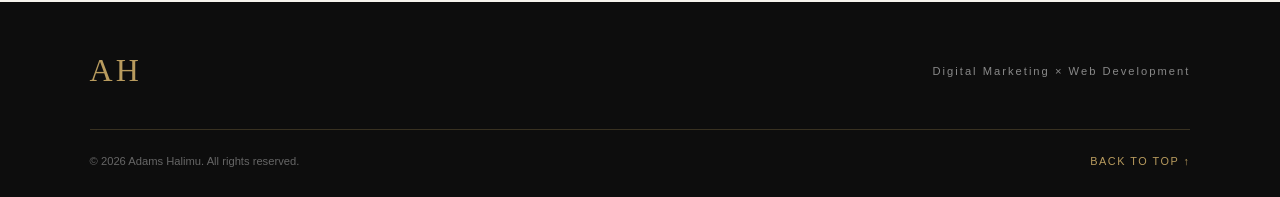
<file: majestic-roobee.html>
<!DOCTYPE html>
<html lang="en">

<head>
    <meta charset="UTF-8">
    <meta name="viewport" content="width=device-width, initial-scale=1.0">

    <title>Majestic Roobee | Digital Marketing Case Study</title>

    <link rel="stylesheet" href="style.css">
</head>

<body>

    <!-- NAVIGATION -->
    <header class="site-header">

        <nav class="navbar">

            <a href="index.html" class="logo">AH</a>

            <button class="menu-toggle" aria-label="Open navigation menu">
                <span></span>
                <span></span>
                <span></span>
            </button>

            <div class="nav-links">
                <a href="index.html#about">About</a>
                <a href="index.html#clients">Clients</a>
                <a href="index.html#case-studies">Case Studies</a>
                <a href="index.html#skills">Skills</a>
                <a href="index.html#web-development">Web Development</a>
                <a href="index.html#certifications">Certifications</a>
                <a href="index.html#contact">Contact</a>
            </div>

        </nav>

    </header>


    <!-- CASE STUDY HERO -->
    <main>

        <section class="case-hero">

            <div class="case-hero-content">

                <p class="case-label">
                    STRATEGIC CASE STUDY · FRAGRANCE & E-COMMERCE
                </p>

                <h1>
                    Majestic<br>
                    <span>Roobee</span>
                </h1>

                <p class="case-intro">
                    A digital marketing strategy designed to increase
                    product discovery, online purchases, repeat customers,
                    and awareness for a Nigerian fragrance and body-care brand.
                </p>

                <a
                    href="https://majesticroobee.com/"
                    target="_blank"
                    class="project-link"
                >
                    Visit Brand Website <span>↗</span>
                </a>

            </div>

    <div class="case-hero-image">
        <img
            src="MAJESTIC-ROOBEE-logo-new-1-73x53.png.webp"
            alt="Majestic Roobee fragrance products"
        >
    </div>

        </section>


        <!-- BUSINESS -->
        <section class="case-section">

            <div class="case-section-heading">

                <span>01</span>

                <p>THE BUSINESS</p>

            </div>

            <div class="case-section-content">

                <h2>
                    Fragrance as identity,
                    confidence and self-expression.
                </h2>

                <p>
                    Majestic Roobee is a Nigerian fragrance and body-care
                    brand offering perfumes, perfume oils, body mists,
                    deodorants, feminine-care products and related
                    fragrance products.
                </p>

                <p>
                    The brand positions fragrance as more than a product.
                    Its messaging connects scent with confidence,
                    individuality and personal expression.
                </p>

            </div>

        </section>
       

        <!-- OPPORTUNITY -->
        <section class="case-section case-dark">

            <div class="case-section-heading">

                <span>02</span>

                <p>OPPORTUNITY</p>

            </div>

            <div class="case-section-content">

                <h2>
                    Turn product variety
                    into easier buying decisions.
                </h2>

                <p>
                    With a broad product catalogue, the marketing challenge
                    is not simply generating attention. The opportunity is
                    helping customers discover the right product, understand
                    its value, and move confidently toward purchase.
                </p>

                <div class="case-grid">

                    <div>
                        <span>BUSINESS</span>
                        <h3>Fragrance</h3>
                    </div>

                    <div>
                        <span>MODEL</span>
                        <h3>E-Commerce</h3>
                    </div>

                    <div>
                        <span>CORE ACTION</span>
                        <h3>Purchase</h3>
                    </div>

                </div>

            </div>

        </section>


        <!-- OBJECTIVES -->
        <section class="case-section">

            <div class="case-section-heading">

                <span>03</span>

                <p>MARKETING OBJECTIVES</p>

            </div>

            <div class="case-section-content">

                <h2>
                    Build demand,
                    then convert it.
                </h2>

                <div class="case-points">

                    <div>
                        <strong>01</strong>

                        <p>
                            Increase qualified traffic to the online store.
                        </p>
                    </div>

                    <div>
                        <strong>02</strong>

                        <p>
                            Increase product discovery and engagement.
                        </p>
                    </div>

                    <div>
                        <strong>03</strong>

                        <p>
                            Convert high-intent visitors into customers.
                        </p>
                    </div>

                    <div>
                        <strong>04</strong>

                        <p>
                            Build a retargeting system for non-buyers.
                        </p>
                    </div>

                    <div>
                        <strong>05</strong>

                        <p>
                            Encourage repeat purchases and customer value.
                        </p>
                    </div>

                </div>

            </div>

        </section>


        <!-- AUDIENCE -->
        <section class="case-section case-dark">

            <div class="case-section-heading">

                <span>04</span>

                <p>AUDIENCE STRATEGY</p>

            </div>

            <div class="case-section-content">

                <h2>
                    Different customers
                    need different reasons to buy.
                </h2>

                <div class="campaign-flow">

                    <div class="campaign-step">

                        <span>01</span>

                        <h3>New Customers</h3>

                        <p>
                            People interested in perfumes, beauty,
                            personal care, fashion and lifestyle.
                        </p>

                    </div>

                    <div class="campaign-step">

                        <span>02</span>

                        <h3>Engaged Users</h3>

                        <p>
                            People who interact with content,
                            advertisements, social profiles or products.
                        </p>

                    </div>

                    <div class="campaign-step">

                        <span>03</span>

                        <h3>High Intent</h3>

                        <p>
                            Website visitors, product viewers,
                            cart users and previous customers.
                        </p>

                    </div>

                </div>

            </div>

        </section>


        <!-- META ADS -->
        <section class="case-section">

            <div class="case-section-heading">

                <span>05</span>

                <p>META ADS STRATEGY</p>

            </div>

            <div class="case-section-content">

                <h2>
                    Make the fragrance
                    impossible to ignore.
                </h2>

                <p>
                    Meta would be used as a major discovery and conversion
                    channel because fragrance is highly visual and lends
                    itself well to lifestyle-led creative.
                </p>

                <div class="creative-list">

                    <div>
                        <span>PRODUCT</span>

                        <p>
                            Showcase individual fragrances, bundles and
                            best-selling products.
                        </p>
                    </div>

                    <div>
                        <span>LIFESTYLE</span>

                        <p>
                            Connect fragrances with confidence, occasions,
                            identity and personal style.
                        </p>
                    </div>

                    <div>
                        <span>SOCIAL PROOF</span>

                        <p>
                            Use genuine customer reviews and product
                            experiences to reduce purchase hesitation.
                        </p>
                    </div>

                    <div>
                        <span>OFFERS</span>

                        <p>
                            Promote relevant bundles, promotions and
                            seasonal purchasing opportunities.
                        </p>
                    </div>

                </div>

            </div>

        </section>


        <!-- GOOGLE ADS -->
        <section class="case-section case-dark">

            <div class="case-section-heading">

                <span>06</span>

                <p>GOOGLE ADS</p>

            </div>

            <div class="case-section-content">

                <h2>
                    Capture customers
                    already searching.
                </h2>

                <p>
                    Google Search can complement Meta by capturing people
                    actively looking for perfumes, fragrance products,
                    specific scent categories and related products.
                </p>

                <div class="case-grid">

                    <div>
                        <span>SEARCH</span>

                        <h3>
                            High-intent keywords
                        </h3>
                    </div>

                    <div>
                        <span>SHOPPING</span>

                        <h3>
                            Product discovery
                        </h3>
                    </div>

                    <div>
                        <span>REMARKETING</span>

                        <h3>
                            Re-engage visitors
                        </h3>
                    </div>

                </div>

            </div>

        </section>


        <!-- FUNNEL -->
        <section class="case-section">

            <div class="case-section-heading">

                <span>07</span>

                <p>CONVERSION FUNNEL</p>

            </div>

            <div class="case-section-content">

                <h2>
                    From first impression
                    to repeat customer.
                </h2>

                <div class="campaign-flow">

                    <div class="campaign-step">

                        <span>01</span>

                        <h3>Discover</h3>

                        <p>
                            Customer discovers the brand through
                            advertising, search or content.
                        </p>

                    </div>

                    <div class="campaign-step">

                        <span>02</span>

                        <h3>Explore</h3>

                        <p>
                            Customer views products, categories,
                            reviews and offers.
                        </p>

                    </div>

                    <div class="campaign-step">

                        <span>03</span>

                        <h3>Purchase</h3>

                        <p>
                            Customer completes the purchase through
                            the online store.
                        </p>

                    </div>

                </div>

                <div class="campaign-flow">

                    <div class="campaign-step">

                        <span>04</span>

                        <h3>Retarget</h3>

                        <p>
                            Non-buyers receive relevant follow-up
                            messaging based on their behaviour.
                        </p>

                    </div>

                    <div class="campaign-step">

                        <span>05</span>

                        <h3>Retain</h3>

                        <p>
                            Previous customers receive relevant
                            product and promotional communication.
                        </p>

                    </div>

                </div>

            </div>

        </section>


        <!-- EXPERIENTIAL STUDIO -->
        <section class="case-section case-dark">

            <div class="case-section-heading">

                <span>08</span>

                <p>EXPERIENTIAL MARKETING</p>

            </div>

            <div class="case-section-content">

                <h2>
                    Take the brand
                    beyond the screen.
                </h2>

                <p>
                    Majestic Roobee's experiential perfume studio in Abuja
                    creates an opportunity to connect digital marketing
                    with a physical customer experience.
                </p>

                <div class="case-points">

                    <div>
                        <strong>01</strong>

                        <p>
                            Use Meta campaigns to promote perfume-making
                            experiences.
                        </p>
                    </div>

                    <div>
                        <strong>02</strong>

                        <p>
                            Target Abuja audiences interested in beauty,
                            fragrance and lifestyle experiences.
                        </p>
                    </div>

                    <div>
                        <strong>03</strong>

                        <p>
                            Retarget people who engage with studio content
                            but do not book.
                        </p>
                    </div>

                    <div>
                        <strong>04</strong>

                        <p>
                            Turn customer experiences into authentic
                            social content.
                        </p>
                    </div>

                </div>

            </div>

        </section>
        <section class="case-site-preview">
    <div class="case-site-image">
        <img
            src="Flames.jpg.webp"
            alt="Majestic Roobee e-commerce website"
        >
    </div>

    <div class="case-site-copy">
        <span class="case-label">DIGITAL EXPERIENCE</span>
        <h2>E-commerce should make discovery feel effortless.</h2>
        <p>
            The strategy connects advertising, product discovery, website
            experience, conversion, and retargeting into one customer journey.
        </p>
    </div>
</section>


        <!-- MEASUREMENT -->
        <section class="case-section">

            <div class="case-section-heading">

                <span>09</span>

                <p>MEASUREMENT</p>

            </div>

            <div class="case-section-content">

                <h2>
                    Optimise for business
                    outcomes.
                </h2>

                <div class="metrics-grid">

                    <div>
                        <span>ROAS</span>
                        <p>Return on ad spend</p>
                    </div>

                    <div>
                        <span>CPA</span>
                        <p>Cost per purchase</p>
                    </div>

                    <div>
                        <span>CVR</span>
                        <p>Conversion rate</p>
                    </div>

                    <div>
                        <span>AOV</span>
                        <p>Average order value</p>
                    </div>

                    <div>
                        <span>REPEAT</span>
                        <p>Returning customer rate</p>
                    </div>

                </div>

            </div>

        </section>


        <!-- STRATEGIC NOTE -->
        <section class="case-section case-dark">

            <div class="case-section-heading">

                <span>10</span>

                <p>CASE STUDY STATUS</p>

            </div>

            <div class="case-section-content">

                <h2>
                    Strategy before
                    unsupported numbers.
                </h2>

                <p>
                    This is a strategic case study created to demonstrate
                    digital marketing research, audience thinking, campaign
                    planning, funnel strategy and measurement.
                </p>

                <p class="case-disclaimer">
                    No campaign results, revenue figures, ROAS, CPA or other
                    performance metrics are presented as actual Majestic
                    Roobee results unless independently verified.
                </p>

            </div>

        </section>


        <!-- BACK TO PORTFOLIO -->
        <section class="case-next">

            <p>BACK TO PORTFOLIO</p>

            <a href="index.html#case-studies">
                View All Case Studies ↗
            </a>

        </section>

    </main>
    
<!-- FOOTER -->
<footer class="site-footer">

    <div class="footer-top">

        <div class="footer-logo">
            AH
        </div>

        <p>
            Digital Marketing × Web Development
        </p>

    </div>

    <div class="footer-bottom">

        <p>
            © 2026 Adams Halimu. All rights reserved.
        </p>

        <a href="#">
            BACK TO TOP ↑
        </a>

    </div>

</footer>


    <script src="script.js"></script>

</body>

</html>
</file>
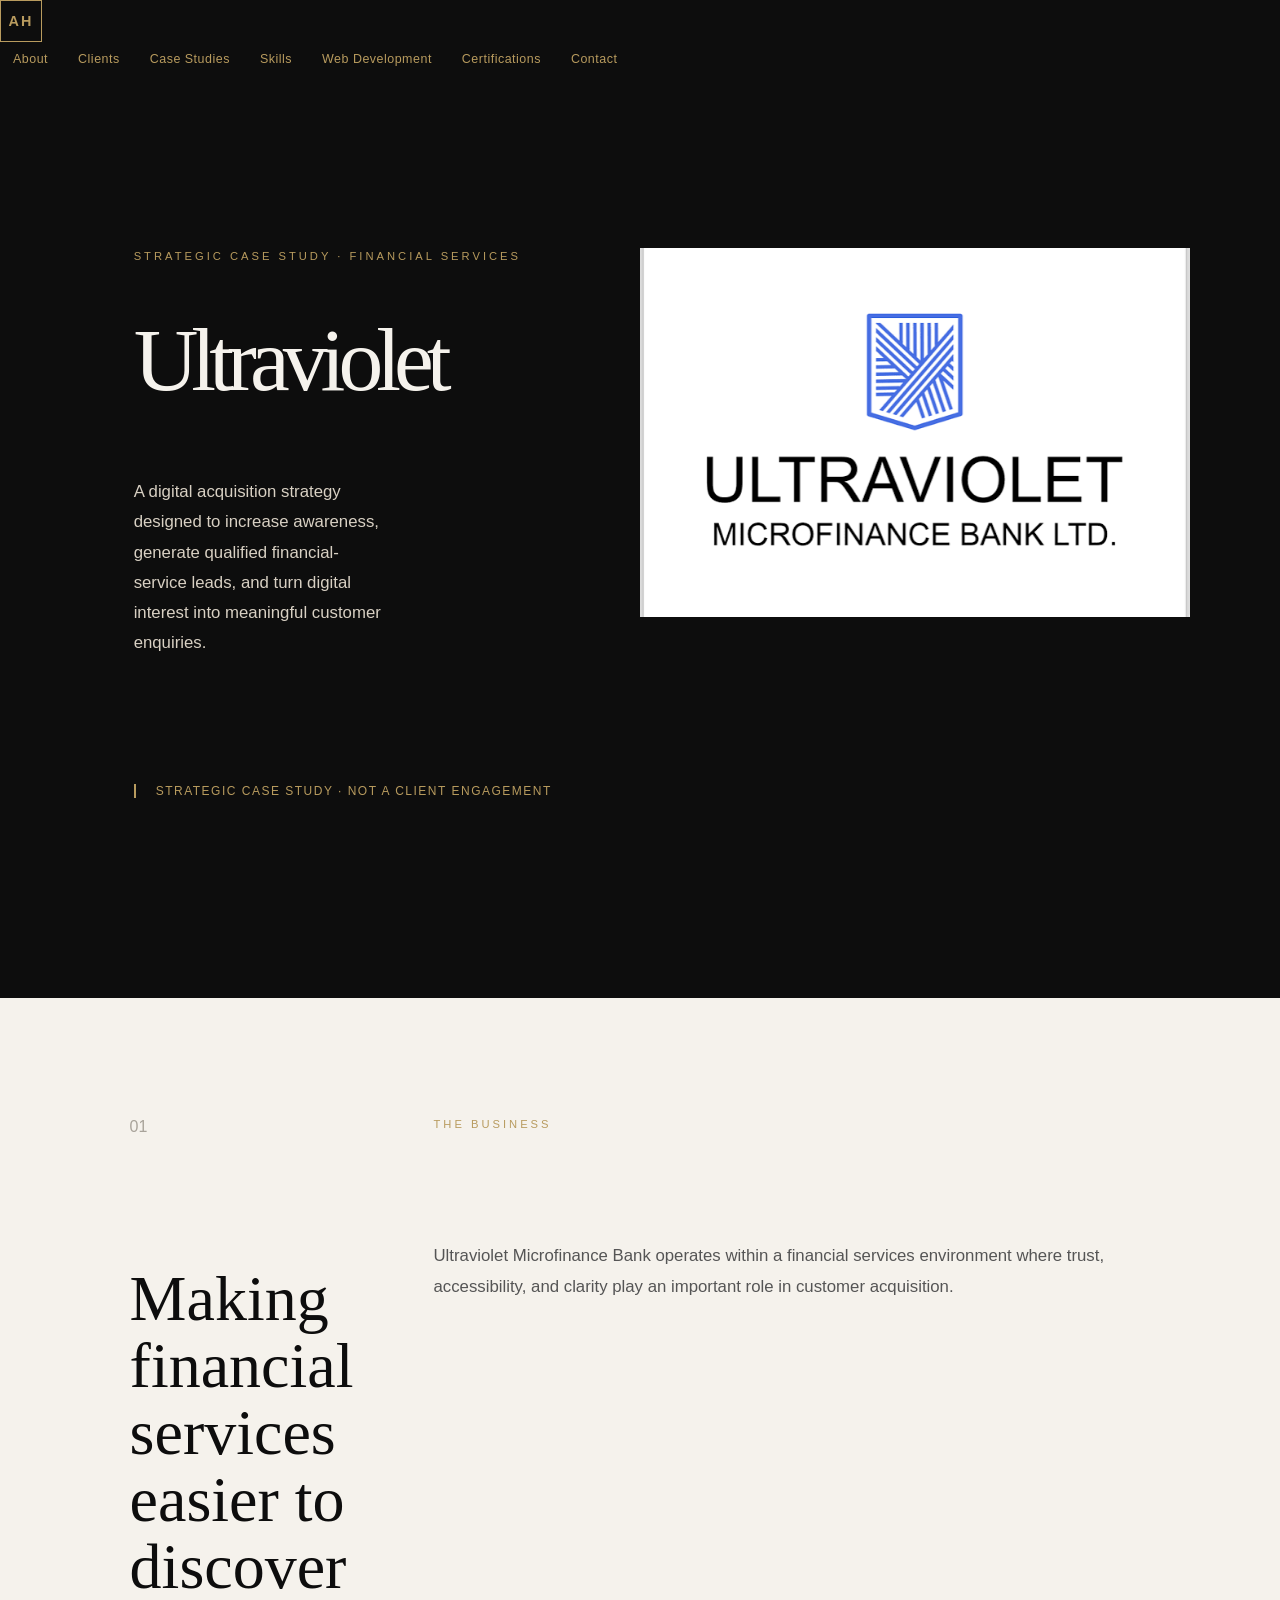
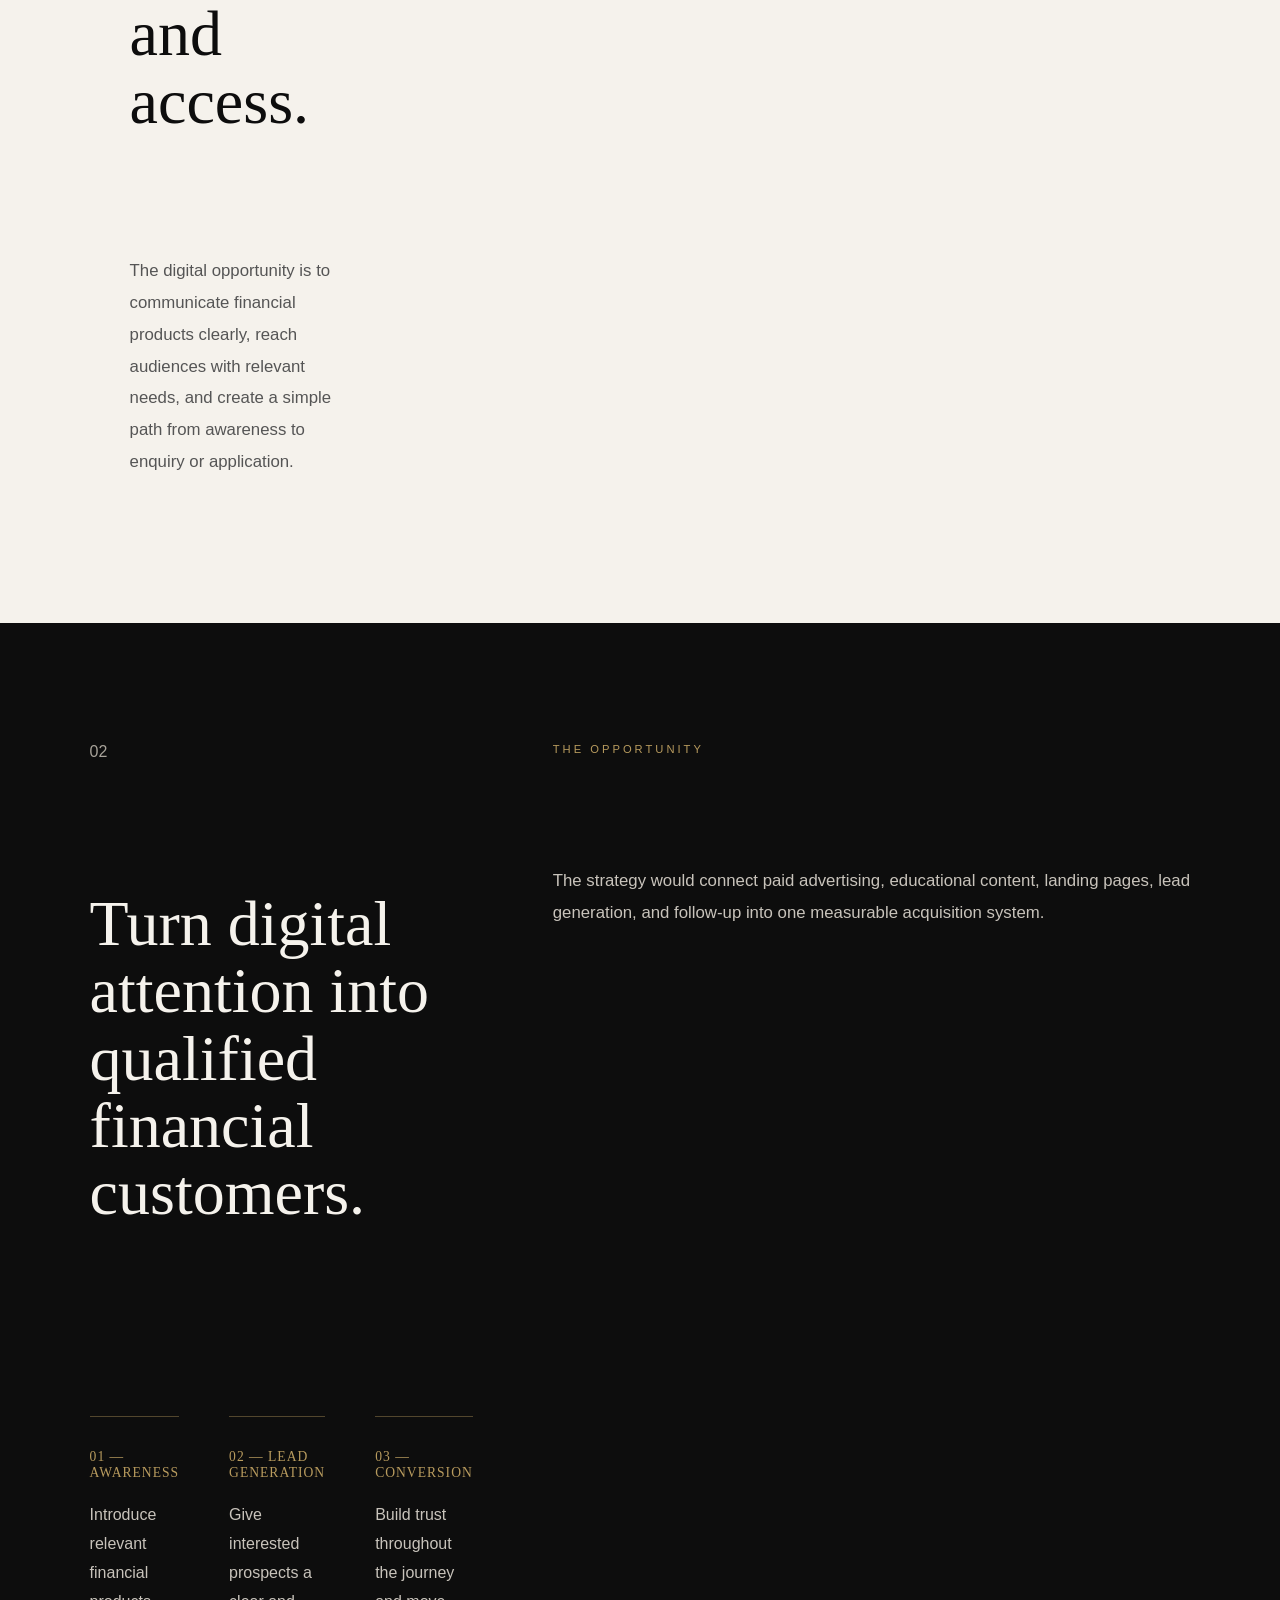
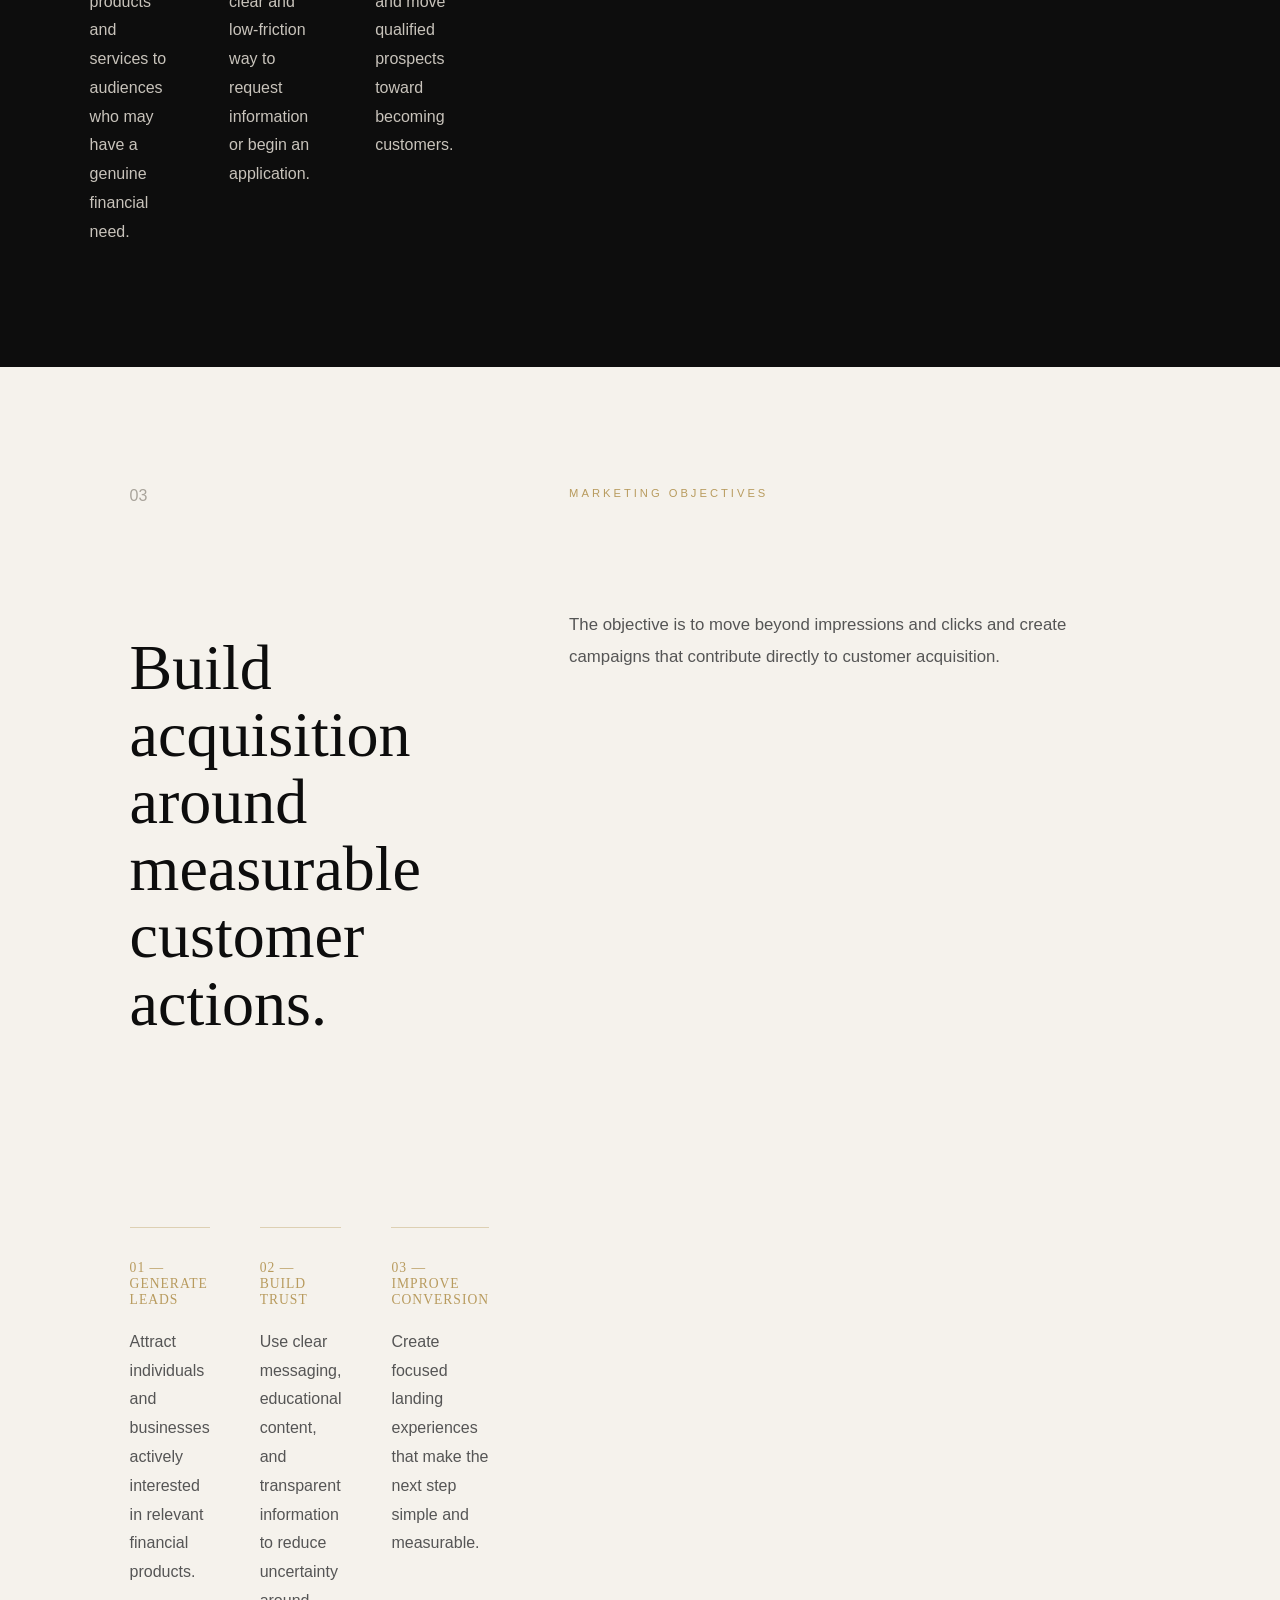
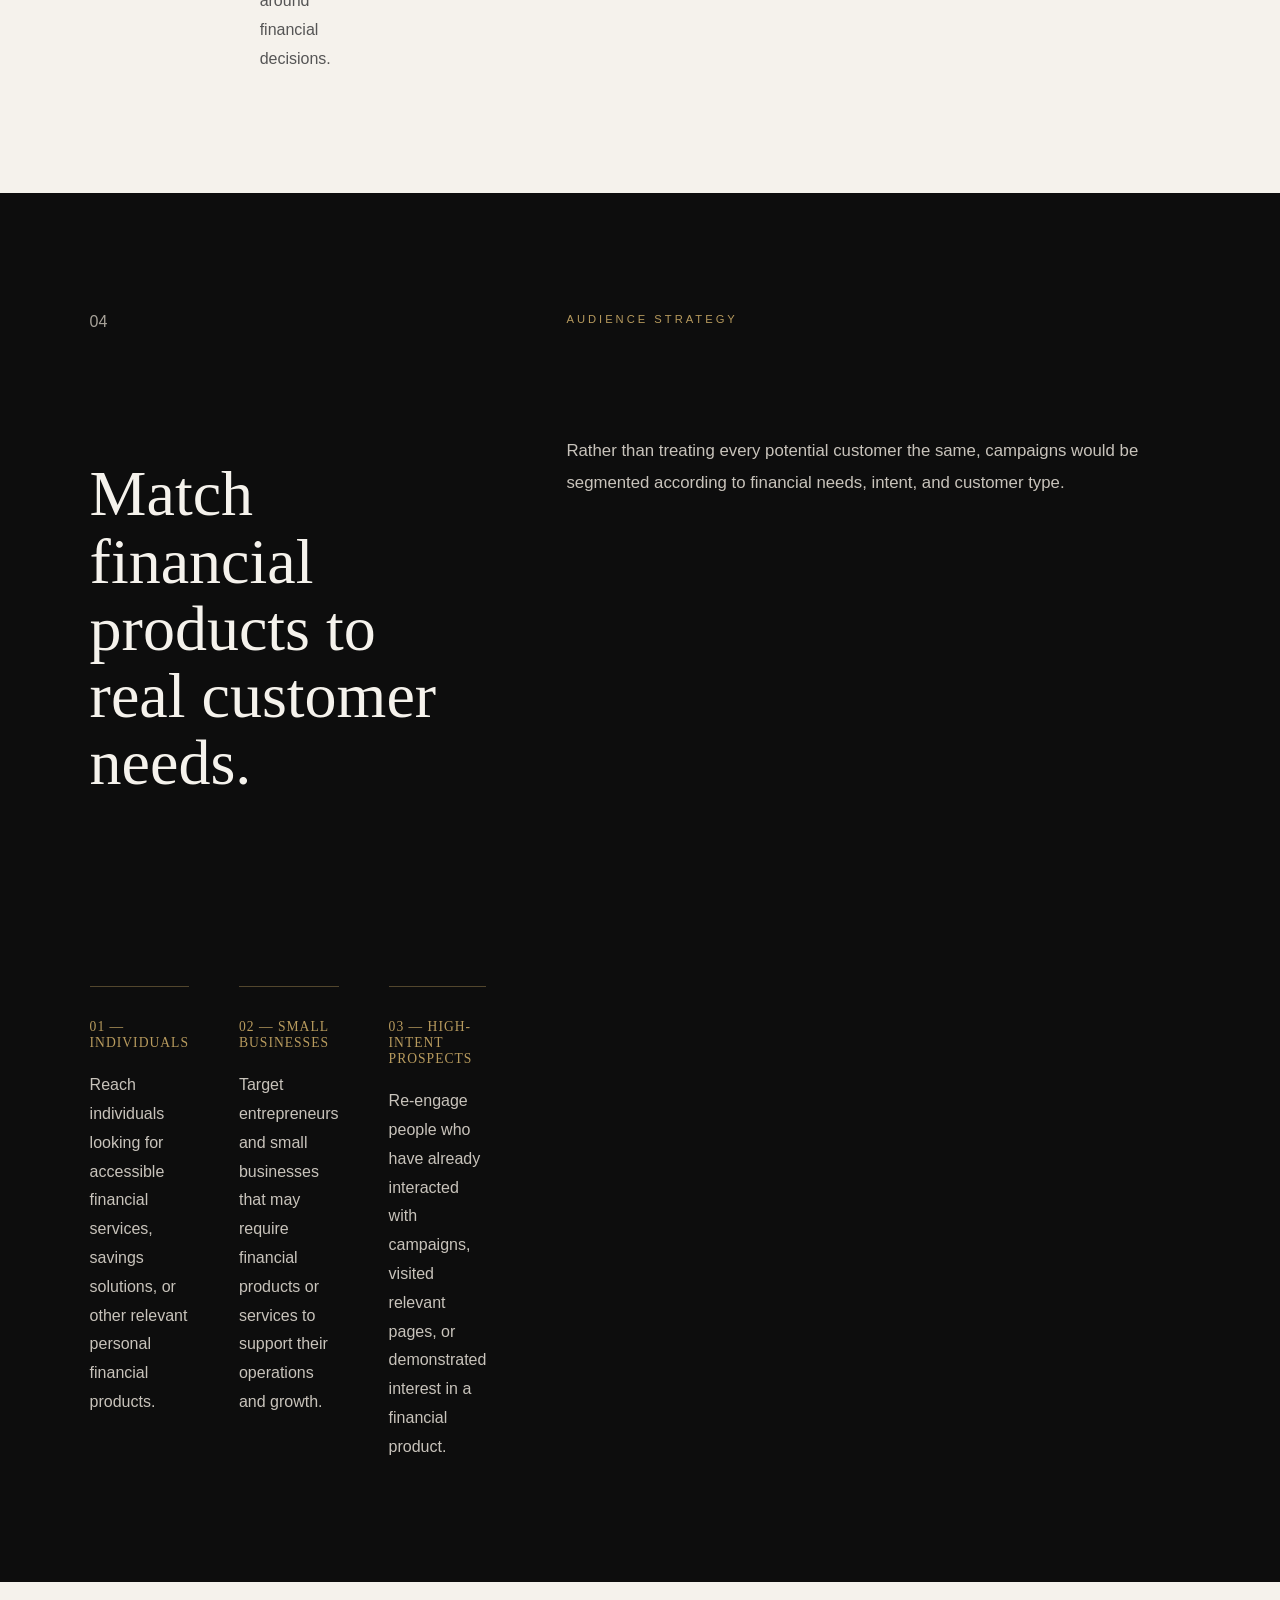
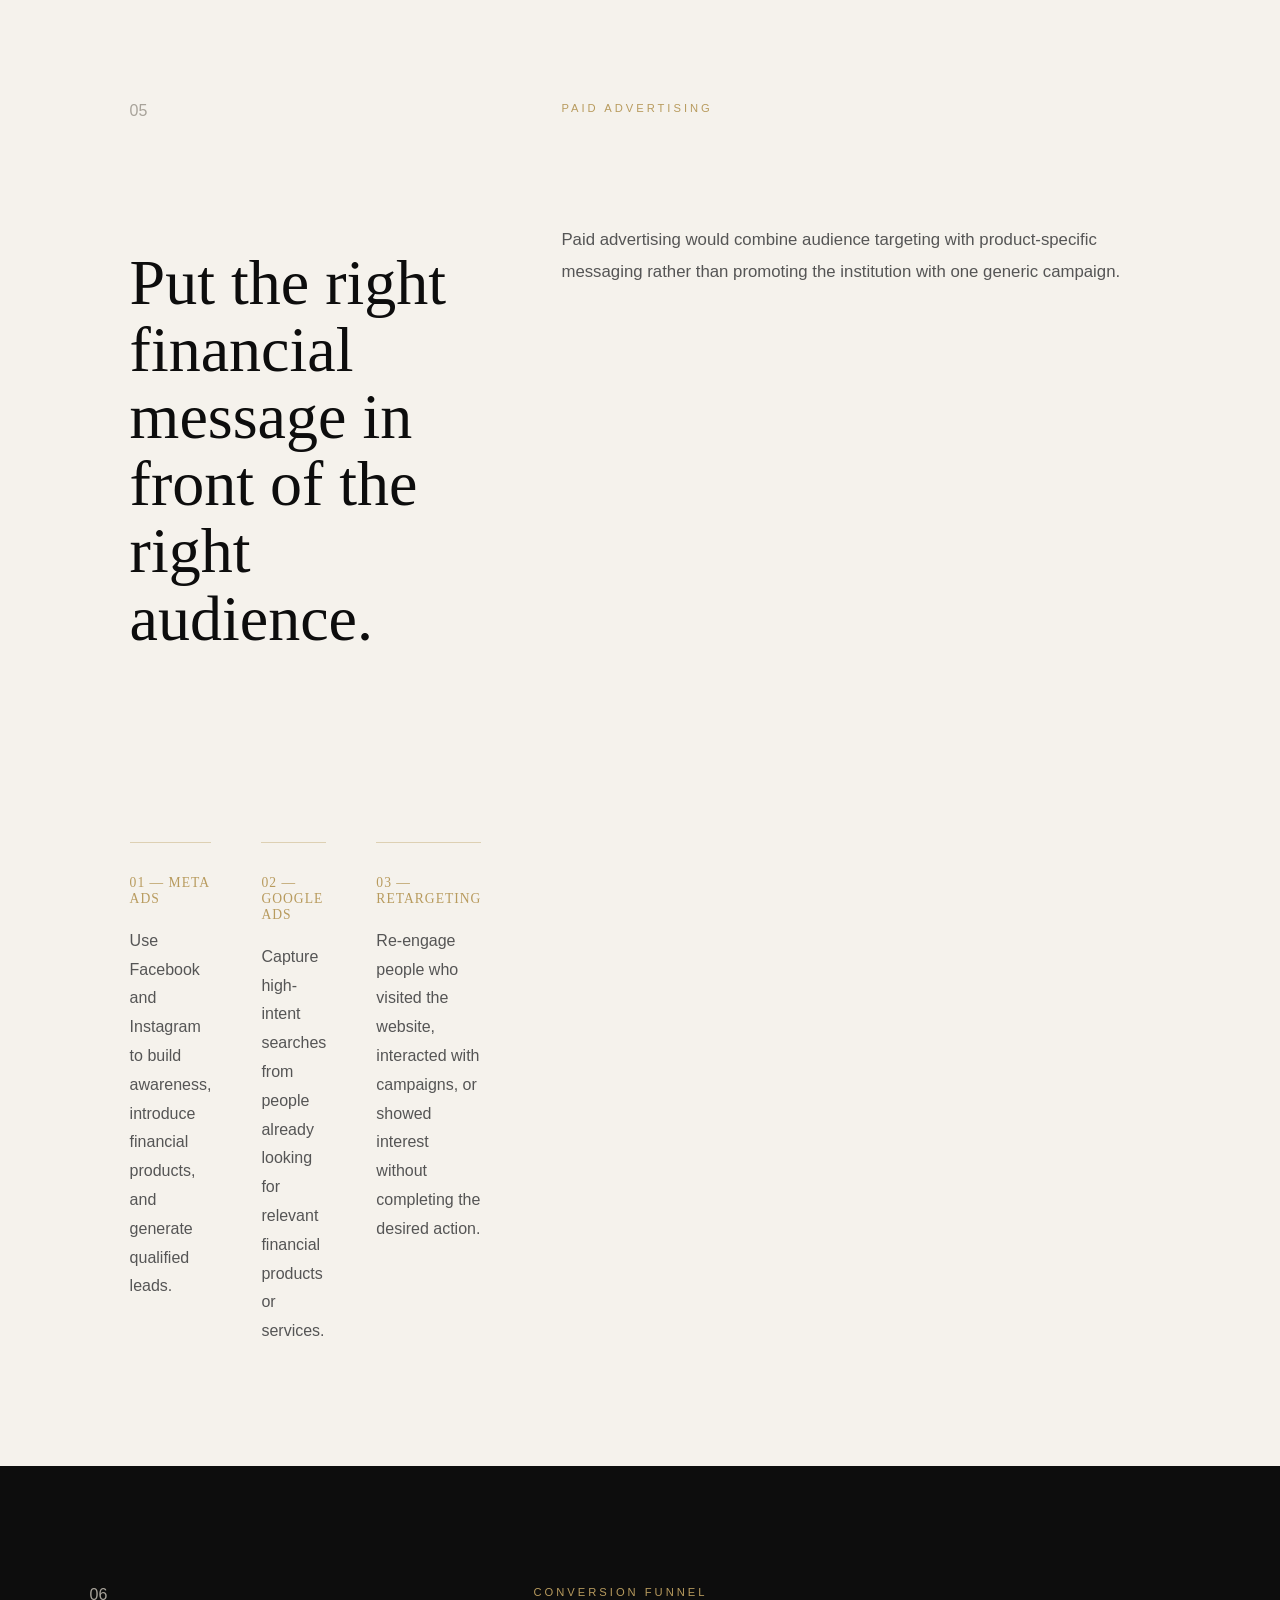
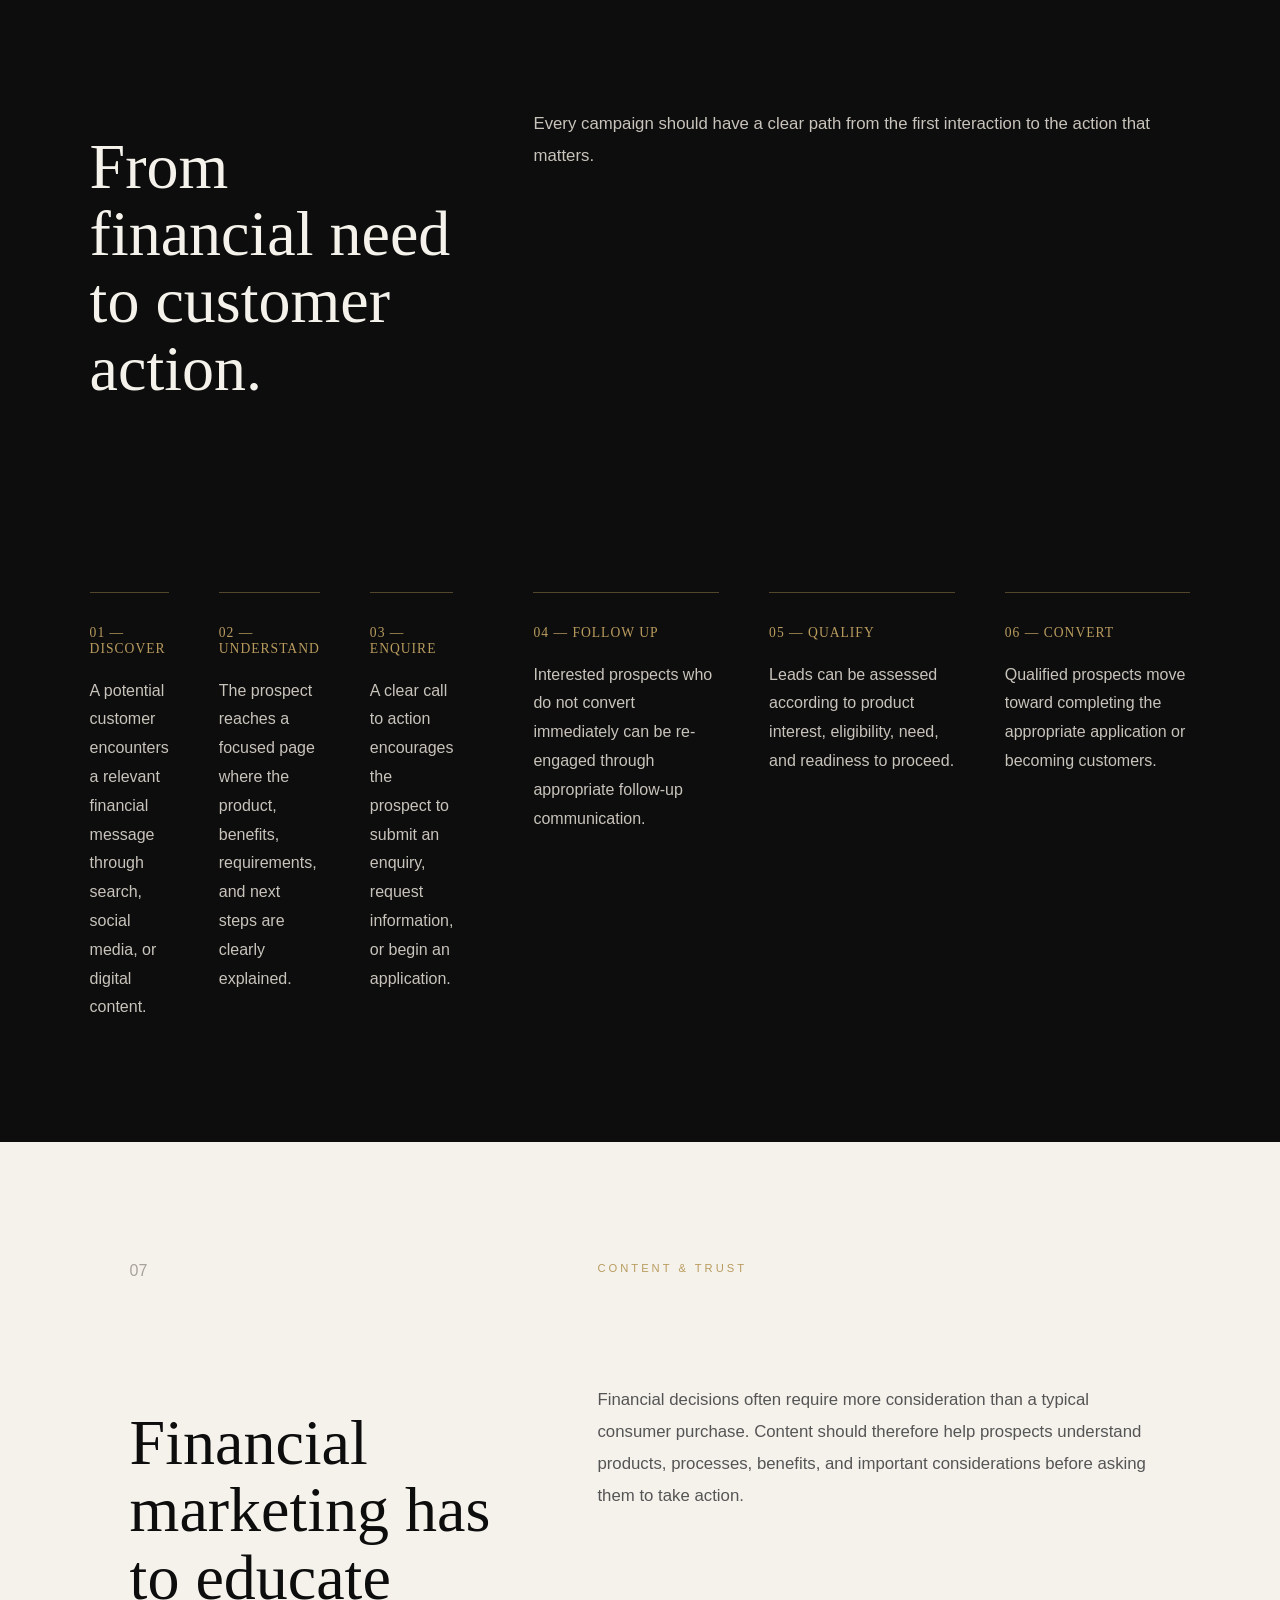
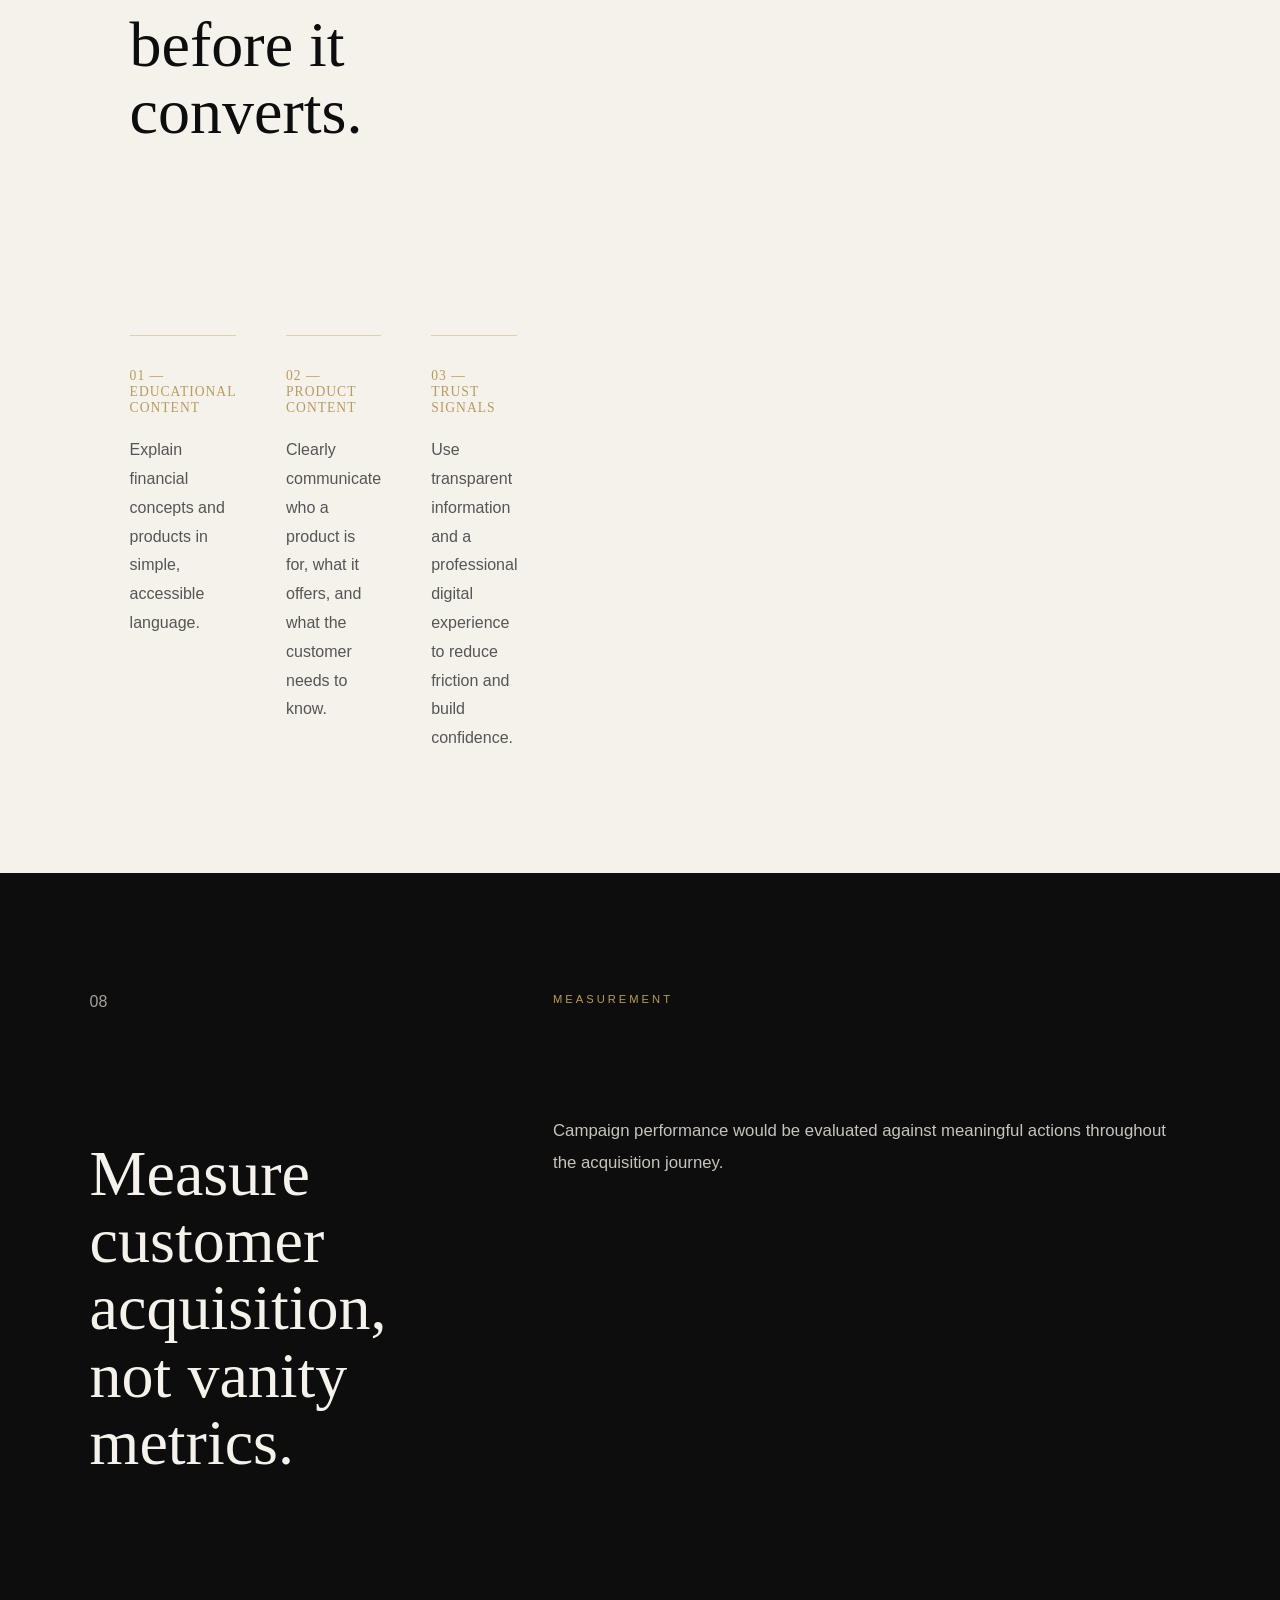
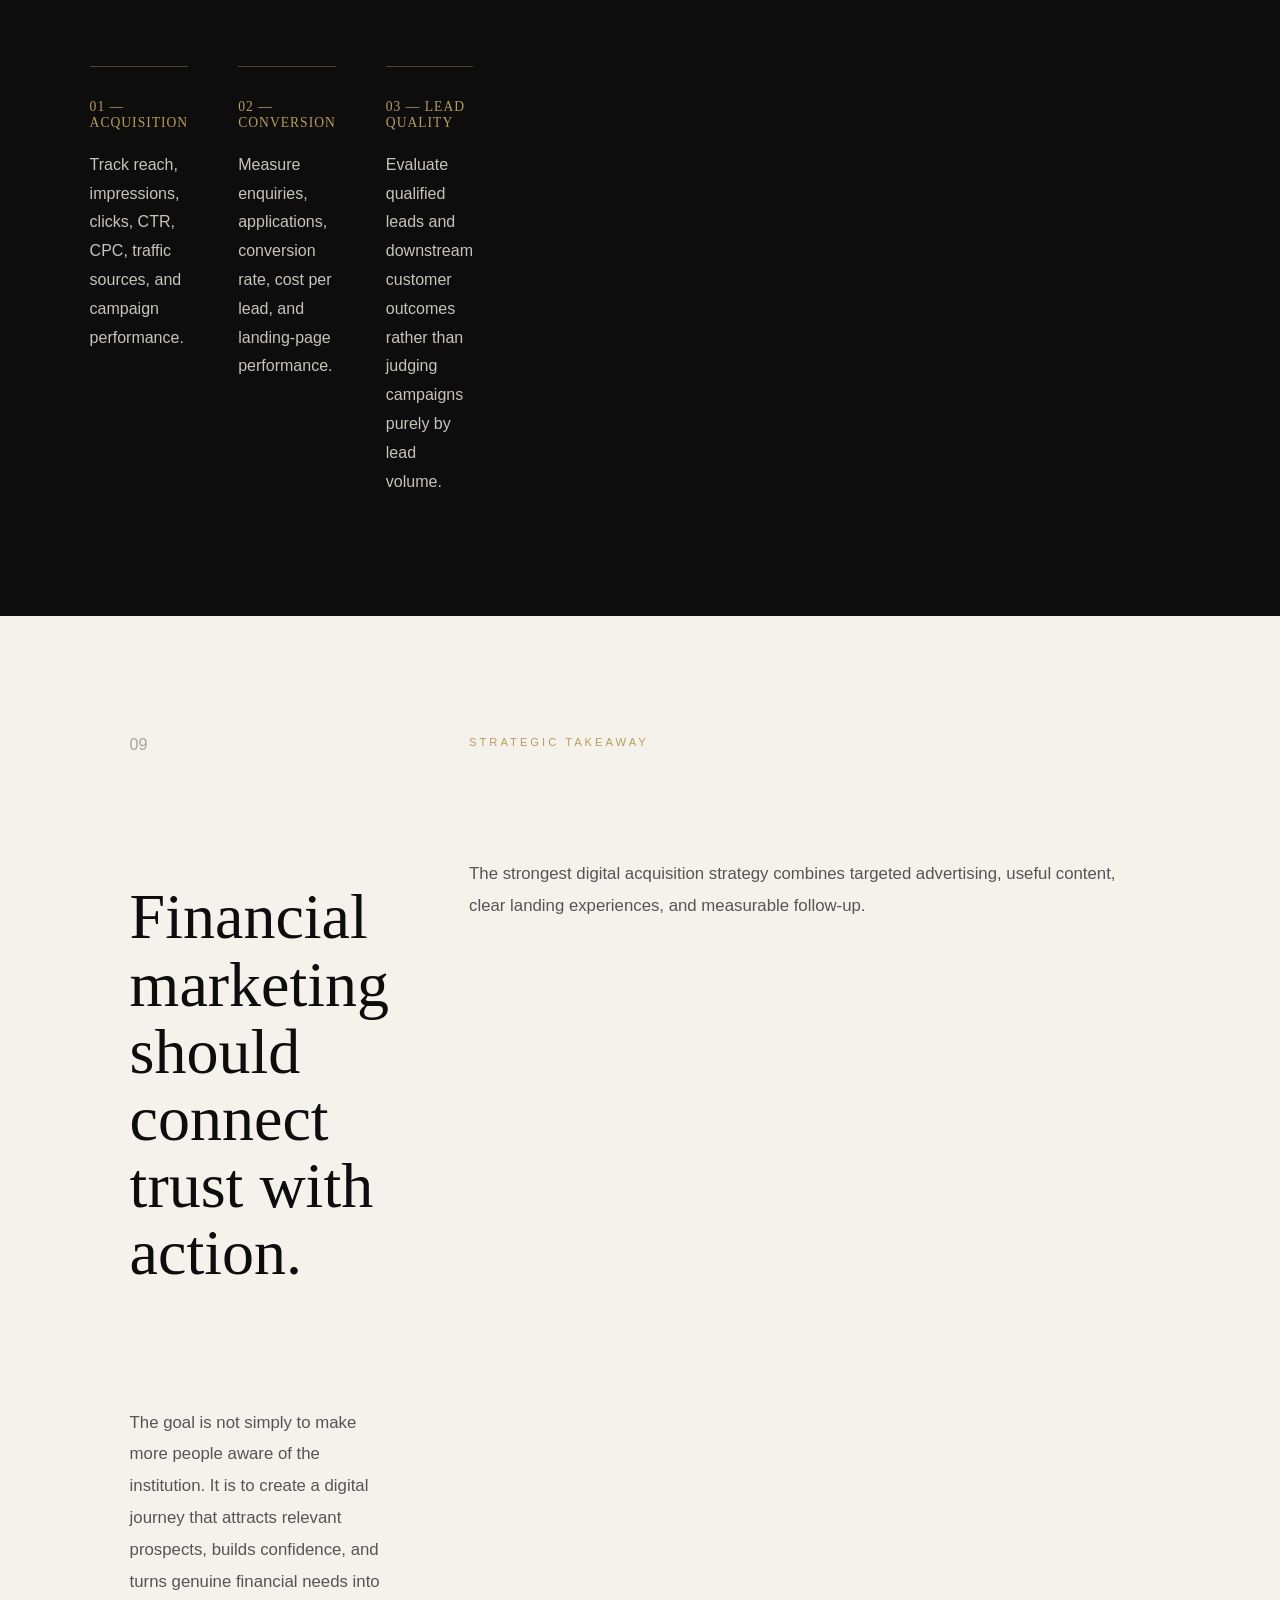
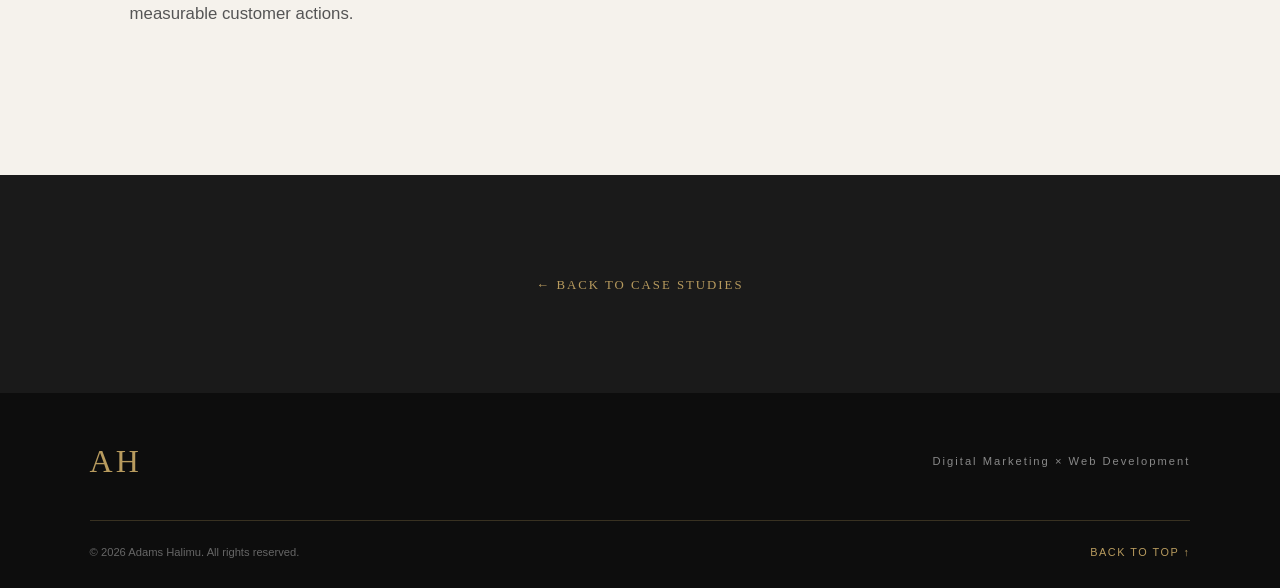
<file: ultraviolet-microfinance-bank.html>
<!DOCTYPE html>
<html lang="en">

<head>

    <meta charset="UTF-8">
    <meta name="viewport" content="width=device-width, initial-scale=1.0">

    <title>
        Ultraviolet Microfinance Bank — Strategic Case Study | Adams Halimu
    </title>

    <link rel="stylesheet" href="style.css">

    <style>

        .case-page {
            background: #f5f2ec;
            color: #0d0d0d;
        }

        /* HERO */

        .case-hero {
            min-height: 90vh;
            display: grid;
            grid-template-columns: 1fr 1fr;
            background: #0d0d0d;
            color: #f5f2ec;
        }

        .case-hero-content {
            display: flex;
            flex-direction: column;
            justify-content: center;
            padding: 100px 8%;
        }

        .case-label {
            font-size: .7rem;
            letter-spacing: 3px;
            text-transform: uppercase;
            color: #b89b5e;
        }

        .case-hero h1 {
            font-family: Georgia, serif;
            font-size: clamp(3.5rem, 7vw, 7rem);
            font-weight: 400;
            line-height: .95;
            margin: 25px 0;
        }

        .case-intro {
            max-width: 560px;
            font-size: 1.05rem;
            line-height: 1.8;
            color: #d8d0c3;
        }

        .case-disclaimer {
            margin-top: 25px;
            font-size: .75rem;
            letter-spacing: 1.5px;
            color: #b89b5e;
            text-transform: uppercase;
        }

        .case-hero-image {
            min-height: 650px;
            overflow: hidden;
        }

        .case-hero-image img {
            width: 100%;
            height: 100%;
            object-fit: cover;
            display: block;
        }


        /* SECTIONS */

        .case-section {
            max-width: 1200px;
            margin: auto;
            padding: 120px 7%;
        }

        .case-section h2 {
            max-width: 850px;
            font-family: Georgia, serif;
            font-size: clamp(2.5rem, 5vw, 5rem);
            font-weight: 400;
            line-height: 1.05;
            margin: 25px 0 40px;
        }

        .case-section > p {
            max-width: 760px;
            font-size: 1.05rem;
            line-height: 1.9;
            color: #555;
            margin-bottom: 25px;
        }


        /* DARK SECTIONS */

        .case-dark {
            max-width: none;
            padding-left: 7%;
            padding-right: 7%;
            background: #0d0d0d;
            color: #f5f2ec;
        }

        .case-dark > p {
            color: #c8c3bb;
        }


        /* GRID */

        .case-grid {
            max-width: 1100px;
            display: grid;
            grid-template-columns: repeat(3, 1fr);
            gap: 50px;
            margin-top: 70px;
        }

        .case-grid h3 {
            font-size: .85rem;
            letter-spacing: 1px;
            text-transform: uppercase;
            color: #b89b5e;
            margin-bottom: 20px;
        }

        .case-grid p {
            color: #555;
            line-height: 1.8;
        }

        .case-dark .case-grid p {
            color: #c8c3bb;
        }


        /* NEXT */

        .case-next {
            background: #1a1a1a;
            color: #f5f2ec;
            padding: 100px 7%;
            text-align: center;
        }

        .case-next a {
            color: #b89b5e;
            text-decoration: none;
            font-size: .8rem;
            letter-spacing: 2px;
            text-transform: uppercase;
        }


        /* MOBILE */

        @media (max-width: 768px) {

            .case-hero {
                grid-template-columns: 1fr;
            }

            .case-hero-image {
                min-height: 450px;
                order: -1;
            }

            .case-hero-content {
                padding: 70px 8%;
            }

            .case-grid {
                grid-template-columns: 1fr;
                gap: 40px;
            }

            .case-section {
                padding: 80px 8%;
            }

        }

    </style>

</head>


<body class="case-page">


    <!-- NAVBAR -->

    <header class="site-header">

        <a href="index.html" class="logo">
            AH
        </a>

        <nav class="nav-links">

            <a href="index.html#about">About</a>

            <a href="index.html#clients">Clients</a>

            <a href="index.html#case-studies">
                Case Studies
            </a>

            <a href="index.html#skills">
                Skills
            </a>

            <a href="index.html#web-development">
                Web Development
            </a>

            <a href="index.html#certifications">
                Certifications
            </a>

            <a href="index.html#contact">
                Contact
            </a>

        </nav>


        <button
            class="menu-toggle"
            aria-label="Open menu"
        >

            <span></span>
            <span></span>
            <span></span>

        </button>

    </header>



    <!-- HERO -->

    <section class="case-hero">

        <div class="case-hero-content">

            <p class="case-label">
                Strategic Case Study · Financial Services
            </p>

            <h1>
                Ultraviolet
            </h1>

            <p class="case-intro">
                A digital acquisition strategy designed to increase
                awareness, generate qualified financial-service leads,
                and turn digital interest into meaningful customer
                enquiries.
            </p>

            <p class="case-disclaimer">
                Strategic case study · Not a client engagement
            </p>

        </div>


        <div class="case-hero-image">

            <img
                src="Ultraviolet.png"
                alt="Ultraviolet Microfinance Bank"
            >

        </div>

    </section>



    <!-- 01 BUSINESS -->

    <section class="case-section">

        <span class="section-number">
            01
        </span>

        <span class="case-label">
            THE BUSINESS
        </span>

        <h2>
            Making financial services easier to discover and access.
        </h2>

        <p>
            Ultraviolet Microfinance Bank operates within a financial
            services environment where trust, accessibility, and
            clarity play an important role in customer acquisition.
        </p>

        <p>
            The digital opportunity is to communicate financial
            products clearly, reach audiences with relevant needs,
            and create a simple path from awareness to enquiry or
            application.
        </p>

    </section>



    <!-- 02 OPPORTUNITY -->

    <section class="case-section case-dark">

        <span class="section-number">
            02
        </span>

        <span class="case-label">
            THE OPPORTUNITY
        </span>

        <h2>
            Turn digital attention into qualified financial customers.
        </h2>

        <p>
            The strategy would connect paid advertising, educational
            content, landing pages, lead generation, and follow-up
            into one measurable acquisition system.
        </p>


        <div class="case-grid">


            <div>

                <h3>
                    01 — Awareness
                </h3>

                <p>
                    Introduce relevant financial products and services
                    to audiences who may have a genuine financial need.
                </p>

            </div>


            <div>

                <h3>
                    02 — Lead Generation
                </h3>

                <p>
                    Give interested prospects a clear and low-friction
                    way to request information or begin an application.
                </p>

            </div>


            <div>

                <h3>
                    03 — Conversion
                </h3>

                <p>
                    Build trust throughout the journey and move
                    qualified prospects toward becoming customers.
                </p>

            </div>


        </div>

    </section>



    <!-- 03 OBJECTIVES -->

    <section class="case-section">

        <span class="section-number">
            03
        </span>

        <span class="case-label">
            MARKETING OBJECTIVES
        </span>

        <h2>
            Build acquisition around measurable customer actions.
        </h2>

        <p>
            The objective is to move beyond impressions and clicks
            and create campaigns that contribute directly to customer
            acquisition.
        </p>


        <div class="case-grid">


            <div>

                <h3>
                    01 — Generate Leads
                </h3>

                <p>
                    Attract individuals and businesses actively
                    interested in relevant financial products.
                </p>

            </div>


            <div>

                <h3>
                    02 — Build Trust
                </h3>

                <p>
                    Use clear messaging, educational content, and
                    transparent information to reduce uncertainty
                    around financial decisions.
                </p>

            </div>


            <div>

                <h3>
                    03 — Improve Conversion
                </h3>

                <p>
                    Create focused landing experiences that make the
                    next step simple and measurable.
                </p>

            </div>


        </div>

    </section>



    <!-- 04 AUDIENCE -->

    <section class="case-section case-dark">

        <span class="section-number">
            04
        </span>

        <span class="case-label">
            AUDIENCE STRATEGY
        </span>

        <h2>
            Match financial products to real customer needs.
        </h2>

        <p>
            Rather than treating every potential customer the same,
            campaigns would be segmented according to financial needs,
            intent, and customer type.
        </p>


        <div class="case-grid">


            <div>

                <h3>
                    01 — Individuals
                </h3>

                <p>
                    Reach individuals looking for accessible financial
                    services, savings solutions, or other relevant
                    personal financial products.
                </p>

            </div>


            <div>

                <h3>
                    02 — Small Businesses
                </h3>

                <p>
                    Target entrepreneurs and small businesses that may
                    require financial products or services to support
                    their operations and growth.
                </p>

            </div>


            <div>

                <h3>
                    03 — High-Intent Prospects
                </h3>

                <p>
                    Re-engage people who have already interacted with
                    campaigns, visited relevant pages, or demonstrated
                    interest in a financial product.
                </p>

            </div>


        </div>

    </section>



    <!-- 05 PAID ADVERTISING -->

    <section class="case-section">

        <span class="section-number">
            05
        </span>

        <span class="case-label">
            PAID ADVERTISING
        </span>

        <h2>
            Put the right financial message in front of the right audience.
        </h2>

        <p>
            Paid advertising would combine audience targeting with
            product-specific messaging rather than promoting the
            institution with one generic campaign.
        </p>


        <div class="case-grid">


            <div>

                <h3>
                    01 — Meta Ads
                </h3>

                <p>
                    Use Facebook and Instagram to build awareness,
                    introduce financial products, and generate
                    qualified leads.
                </p>

            </div>


            <div>

                <h3>
                    02 — Google Ads
                </h3>

                <p>
                    Capture high-intent searches from people already
                    looking for relevant financial products or services.
                </p>

            </div>


            <div>

                <h3>
                    03 — Retargeting
                </h3>

                <p>
                    Re-engage people who visited the website, interacted
                    with campaigns, or showed interest without completing
                    the desired action.
                </p>

            </div>


        </div>

    </section>



    <!-- 06 CONVERSION -->

    <section class="case-section case-dark">

        <span class="section-number">
            06
        </span>

        <span class="case-label">
            CONVERSION FUNNEL
        </span>

        <h2>
            From financial need to customer action.
        </h2>

        <p>
            Every campaign should have a clear path from the first
            interaction to the action that matters.
        </p>


        <div class="case-grid">


            <div>

                <h3>
                    01 — Discover
                </h3>

                <p>
                    A potential customer encounters a relevant
                    financial message through search, social media,
                    or digital content.
                </p>

            </div>


            <div>

                <h3>
                    02 — Understand
                </h3>

                <p>
                    The prospect reaches a focused page where the
                    product, benefits, requirements, and next steps
                    are clearly explained.
                </p>

            </div>


            <div>

                <h3>
                    03 — Enquire
                </h3>

                <p>
                    A clear call to action encourages the prospect
                    to submit an enquiry, request information, or
                    begin an application.
                </p>

            </div>


        </div>


        <div class="case-grid">


            <div>

                <h3>
                    04 — Follow Up
                </h3>

                <p>
                    Interested prospects who do not convert immediately
                    can be re-engaged through appropriate follow-up
                    communication.
                </p>

            </div>


            <div>

                <h3>
                    05 — Qualify
                </h3>

                <p>
                    Leads can be assessed according to product interest,
                    eligibility, need, and readiness to proceed.
                </p>

            </div>


            <div>

                <h3>
                    06 — Convert
                </h3>

                <p>
                    Qualified prospects move toward completing the
                    appropriate application or becoming customers.
                </p>

            </div>


        </div>

    </section>



    <!-- 07 CONTENT -->

    <section class="case-section">

        <span class="section-number">
            07
        </span>

        <span class="case-label">
            CONTENT & TRUST
        </span>

        <h2>
            Financial marketing has to educate before it converts.
        </h2>

        <p>
            Financial decisions often require more consideration than
            a typical consumer purchase. Content should therefore help
            prospects understand products, processes, benefits, and
            important considerations before asking them to take action.
        </p>


        <div class="case-grid">


            <div>

                <h3>
                    01 — Educational Content
                </h3>

                <p>
                    Explain financial concepts and products in simple,
                    accessible language.
                </p>

            </div>


            <div>

                <h3>
                    02 — Product Content
                </h3>

                <p>
                    Clearly communicate who a product is for, what it
                    offers, and what the customer needs to know.
                </p>

            </div>


            <div>

                <h3>
                    03 — Trust Signals
                </h3>

                <p>
                    Use transparent information and a professional
                    digital experience to reduce friction and build
                    confidence.
                </p>

            </div>


        </div>

    </section>



    <!-- 08 MEASUREMENT -->

    <section class="case-section case-dark">

        <span class="section-number">
            08
        </span>

        <span class="case-label">
            MEASUREMENT
        </span>

        <h2>
            Measure customer acquisition, not vanity metrics.
        </h2>

        <p>
            Campaign performance would be evaluated against meaningful
            actions throughout the acquisition journey.
        </p>


        <div class="case-grid">


            <div>

                <h3>
                    01 — Acquisition
                </h3>

                <p>
                    Track reach, impressions, clicks, CTR, CPC,
                    traffic sources, and campaign performance.
                </p>

            </div>


            <div>

                <h3>
                    02 — Conversion
                </h3>

                <p>
                    Measure enquiries, applications, conversion rate,
                    cost per lead, and landing-page performance.
                </p>

            </div>


            <div>

                <h3>
                    03 — Lead Quality
                </h3>

                <p>
                    Evaluate qualified leads and downstream customer
                    outcomes rather than judging campaigns purely
                    by lead volume.
                </p>

            </div>


        </div>

    </section>



    <!-- 09 TAKEAWAY -->

    <section class="case-section">

        <span class="section-number">
            09
        </span>

        <span class="case-label">
            STRATEGIC TAKEAWAY
        </span>

        <h2>
            Financial marketing should connect trust with action.
        </h2>

        <p>
            The strongest digital acquisition strategy combines
            targeted advertising, useful content, clear landing
            experiences, and measurable follow-up.
        </p>

        <p>
            The goal is not simply to make more people aware of the
            institution. It is to create a digital journey that
            attracts relevant prospects, builds confidence, and
            turns genuine financial needs into measurable customer
            actions.
        </p>

    </section>



    <!-- BACK -->

    <section class="case-next">

        <a href="index.html#case-studies">
            ← Back to Case Studies
        </a>

    </section>
    
<!-- FOOTER -->
<footer class="site-footer">

    <div class="footer-top">

        <div class="footer-logo">
            AH
        </div>

        <p>
            Digital Marketing × Web Development
        </p>

    </div>

    <div class="footer-bottom">

        <p>
            © 2026 Adams Halimu. All rights reserved.
        </p>

        <a href="#">
            BACK TO TOP ↑
        </a>

    </div>

</footer>



    <script src="script.js"></script>

</body>

</html>
</file>
<file: style.css>
/* ========================================
   RESET
======================================== */

* {
  margin: 0;
  padding: 0;
  box-sizing: border-box;
}

html {
  scroll-behavior: smooth;
}

body {
  background: #0d0d0d;
  color: #f5f2ec;
  font-family: Arial, Helvetica, sans-serif;
}

a {
  color: inherit;
}

button {
  font: inherit;
}


/* ========================================
   VARIABLES
======================================== */

:root {
  --black: #0d0d0d;
  --dark: #151515;
  --gold: #b89b5e;
  --cream: #f5f2ec;
  --muted: #a8a39a;
  --border: rgba(184, 155, 94, 0.25);
}


/* ========================================
   NAVBAR
======================================== */

.site-header {
  position: absolute;
  top: 0;
  left: 0;
  width: 100%;
  z-index: 100;
}

.navbar {
  width: 100%;
  min-height: 90px;
  padding: 0 6%;
  display: flex;
  align-items: center;
  justify-content: space-between;
}


/* Logo */

.logo {
  width: 42px;
  height: 42px;

  display: flex;
  align-items: center;
  justify-content: center;

  border: 1px solid var(--gold);

  color: var(--gold);
  text-decoration: none;

  font-size: 0.9rem;
  font-weight: 700;

  letter-spacing: 2px;

  transition: 0.3s ease;
}

.logo:hover {
  background: var(--gold);
  color: var(--black);
}


/* Links */

.nav-links {
  display: flex;
  align-items: center;
  gap: 4px;

  list-style: none;
}

.nav-links a {
  display: block;

  padding: 10px 13px;

  color: var(--gold);
  text-decoration: none;

  font-size: 0.78rem;
  letter-spacing: 0.5px;

  transition: 0.3s ease;
}

.nav-links a:hover {
  background: white;
  color: var(--black);
}


/* Hamburger */

.menu-toggle {
  display: none;

  width: 42px;
  height: 42px;

  border: none;
  background: transparent;

  cursor: pointer;
}

.menu-toggle span {
  display: block;

  width: 25px;
  height: 2px;

  margin: 5px auto;

  background: var(--gold);

  transition: 0.3s ease;
}


/* ========================================
   HERO
======================================== */

.hero {
  position: relative;

  min-height: 100vh;

  display: flex;
  align-items: center;

  overflow: hidden;
}


/* Your photograph */

.hero-image {
  position: absolute;
  inset: 0;

  background-image: url("adams.jpg");
  background-size: cover;
  background-position: center top;

  transform: scale(1.02);
}


/* Dark overlay */

.hero-overlay {
  position: absolute;
  inset: 0;

  background:
    linear-gradient(
      90deg,
      rgba(13, 13, 13, 0.95) 0%,
      rgba(13, 13, 13, 0.75) 40%,
      rgba(13, 13, 13, 0.25) 75%,
      rgba(13, 13, 13, 0.55) 100%
    );
}


/* Hero content */

.hero-content {
  position: relative;
  z-index: 2;

  width: 90%;
  max-width: 1200px;

  margin: 0 auto;

  padding-top: 80px;
}


.hero-label {
  margin-bottom: 25px;

  color: var(--gold);

  font-size: 0.72rem;
  font-weight: 600;

  letter-spacing: 4px;
}


.hero h1 {
  max-width: 850px;

  font-family: Georgia, "Times New Roman", serif;

  font-size: clamp(3.5rem, 7vw, 7rem);

  font-weight: 400;

  line-height: 0.95;

  letter-spacing: -3px;
}

.hero h1 span {
  color: var(--gold);
  font-style: italic;
}


.hero-description {
  max-width: 500px;

  margin-top: 35px;

  color: var(--muted);

  font-size: 1rem;

  line-height: 1.8;
}


/* Buttons */

.hero-buttons {
  display: flex;
  gap: 15px;

  margin-top: 35px;
}

.btn {
  display: inline-flex;

  align-items: center;
  justify-content: center;

  min-height: 50px;

  padding: 0 25px;

  text-decoration: none;

  font-size: 0.78rem;

  letter-spacing: 1px;

  transition: 0.3s ease;
}


.btn-primary {
  background: var(--gold);
  color: var(--black);
}

.btn-primary:hover {
  background: white;
}


.btn-secondary {
  border: 1px solid rgba(245, 242, 236, 0.5);
  color: var(--cream);
}

.btn-secondary:hover {
  background: white;
  color: var(--black);
  border-color: white;
}


/* Hero bottom */

.hero-bottom {
  position: absolute;

  bottom: 30px;
  left: 6%;
  right: 6%;

  z-index: 2;

  display: flex;
  justify-content: space-between;

  color: rgba(245, 242, 236, 0.6);

  font-size: 0.65rem;

  letter-spacing: 2px;
}

.scroll-indicator {
  color: var(--gold);
}


/* ========================================
   GENERAL SECTIONS
======================================== */

.section {
  padding: 140px 6%;
}

.section-heading {
  display: flex;
  align-items: center;
  gap: 15px;

  margin-bottom: 70px;

  color: var(--gold);

  font-size: 0.7rem;

  letter-spacing: 3px;
}

.section-number {
  color: var(--muted);
}


/* ========================================
   ABOUT
======================================== */

.about-section {
  background: var(--cream);
  color: var(--black);
}

.about-content {
  display: grid;
  grid-template-columns: 1fr 1fr;

  gap: 10%;

  max-width: 1200px;
  margin: auto;
}

.about-content h2 {
  font-family: Georgia, "Times New Roman", serif;

  font-size: clamp(3rem, 5vw, 5rem);

  font-weight: 400;

  line-height: 1;

  letter-spacing: -2px;
}

.about-content h2 span {
  color: var(--gold);
  font-style: italic;
}

.about-text {
  max-width: 520px;
}

.about-text p {
  margin-bottom: 25px;

  color: #555;

  font-size: 1rem;

  line-height: 1.9;
}


/* ========================================
   MOBILE
======================================== */

@media (max-width: 900px) {

  .navbar {
    min-height: 75px;
    padding: 0 5%;
  }

  .nav-links {
    position: absolute;

    top: 75px;
    left: 0;

    width: 100%;

    padding: 20px 5%;

    background: rgba(13, 13, 13, 0.98);

    display: flex;
    flex-direction: column;
    align-items: stretch;

    opacity: 0;
    visibility: hidden;

    transform: translateY(-10px);

    transition: 0.3s ease;
  }

  .nav-links.active {
    opacity: 1;
    visibility: visible;

    transform: translateY(0);
  }

  .nav-links a {
    padding: 15px;
  }

  .menu-toggle {
    display: block;
  }


  /* Hamburger animation */

  .menu-toggle.active span:nth-child(1) {
    transform: translateY(7px) rotate(45deg);
  }

  .menu-toggle.active span:nth-child(2) {
    opacity: 0;
  }

  .menu-toggle.active span:nth-child(3) {
    transform: translateY(-7px) rotate(-45deg);
  }


  /* Hero */

  .hero-content {
    width: 90%;
    padding-top: 100px;
  }

  .hero {
    min-height: 100svh;
  }

  .hero-overlay {
    background:
      linear-gradient(
        90deg,
        rgba(13, 13, 13, 0.9),
        rgba(13, 13, 13, 0.65)
      );
  }

  .hero h1 {
    font-size: clamp(3rem, 14vw, 5rem);
    letter-spacing: -2px;
  }

  .hero-description {
    font-size: 0.9rem;
  }

  .hero-buttons {
    flex-direction: column;
    align-items: flex-start;
  }

  .hero-bottom {
    display: none;
  }


  /* About */

  .section {
    padding: 90px 6%;
  }

  .about-content {
    grid-template-columns: 1fr;
    gap: 50px;
  }

}
/* ========================================
   CLIENTS
======================================== */

.clients-section {
  background: #0d0d0d;
  color: #f5f2ec;
}

.clients-heading {
  max-width: 1200px;
  margin-left: auto;
  margin-right: auto;
}

.clients-intro {
  max-width: 1200px;
  margin: 0 auto 80px;

  display: grid;
  grid-template-columns: 1.2fr 0.8fr;

  gap: 10%;

  align-items: end;
}

.eyebrow {
  margin-bottom: 20px;

  color: #b89b5e;

  font-size: 0.7rem;
  letter-spacing: 3px;
}

.clients-intro h2 {
  max-width: 700px;

  font-family: Georgia, "Times New Roman", serif;

  font-size: clamp(3rem, 5vw, 5.5rem);

  font-weight: 400;

  line-height: 0.98;

  letter-spacing: -3px;
}

.clients-intro h2 span {
  color: #b89b5e;
  font-style: italic;
}

.clients-intro-text {
  max-width: 450px;

  color: #a8a39a;

  font-size: 0.95rem;

  line-height: 1.9;
}


/* ========================================
   CLIENT GRID
======================================== */

.clients-grid {
  max-width: 1200px;
  margin: auto;

  display: grid;

  grid-template-columns: repeat(2, 1fr);

  gap: 70px 30px;
}


/* ========================================
   CLIENT CARD
======================================== */

.client-card {
  min-width: 0;
}

.client-large {
  grid-column: span 2;
}


/* Image */

.client-image {
  position: relative;

  width: 100%;
  height: 520px;

  overflow: hidden;

  background: #171717;
}

.client-large .client-image {
  height: 650px;
}

.client-image img {
  width: 100%;
  height: 100%;

  display: block;

  object-fit: cover;

  transition: transform 0.8s ease;
}

.client-card:hover .client-image img {
  transform: scale(1.04);
}


/* Number */

.client-number {
  position: absolute;

  top: 25px;
  left: 25px;

  color: white;

  font-size: 0.7rem;

  letter-spacing: 2px;
}


/* Status */

.project-status {
  position: absolute;

  top: 25px;
  right: 25px;

  padding: 9px 13px;

  background: #b89b5e;

  color: #0d0d0d;

  font-size: 0.65rem;

  letter-spacing: 1.5px;
}


/* ========================================
   CLIENT INFORMATION
======================================== */

.client-info {
  padding-top: 25px;

  display: grid;

  grid-template-columns: 1fr 1fr;

  gap: 30px;
}

.client-type {
  margin-bottom: 10px;

  color: #b89b5e;

  font-size: 0.65rem;

  letter-spacing: 2px;
}

.client-info h3 {
  font-family: Georgia, "Times New Roman", serif;

  font-size: 2rem;

  font-weight: 400;
}

.client-role {
  color: #f5f2ec;

  font-size: 0.8rem;

  line-height: 1.7;
}

.client-services {
  grid-column: 2;

  color: #777;

  font-size: 0.75rem;

  line-height: 1.8;

  border-top: 1px solid rgba(184, 155, 94, 0.2);

  padding-top: 15px;
}


/* ========================================
   CLIENT MOBILE
======================================== */

@media (max-width: 900px) {

  .clients-intro {
    grid-template-columns: 1fr;

    gap: 35px;

    margin-bottom: 55px;
  }

  .clients-intro h2 {
    font-size: clamp(2.8rem, 12vw, 4.5rem);
  }

  .clients-grid {
    grid-template-columns: 1fr;

    gap: 55px;
  }

  .client-large {
    grid-column: span 1;
  }

  .client-image,
  .client-large .client-image {
    height: 450px;
  }

  .client-info {
    grid-template-columns: 1fr;

    gap: 15px;
  }

  .client-services {
    grid-column: auto;
  }

}
/* ========================================
   CASE STUDIES
======================================== */

.case-studies-section {
  background: #f5f2ec;
  color: #0d0d0d;
}


/* Intro */

.case-intro {
  max-width: 1200px;
  margin: 0 auto 100px;

  display: grid;

  grid-template-columns: 1.2fr 0.8fr;

  gap: 10%;

  align-items: end;
}

.case-intro h2 {
  max-width: 750px;

  font-family: Georgia, "Times New Roman", serif;

  font-size: clamp(3rem, 6vw, 6rem);

  font-weight: 400;

  line-height: 0.95;

  letter-spacing: -3px;
}

.case-intro h2 span {
  color: #b89b5e;
  font-style: italic;
}

.case-intro > p:last-child {
  max-width: 430px;

  color: #666;

  font-size: 0.95rem;

  line-height: 1.9;
}


/* Case list */

.case-list {
  max-width: 1200px;

  margin: auto;

  border-top: 1px solid rgba(13, 13, 13, 0.2);
}


/* Individual case */

.case-study {
  display: grid;

  grid-template-columns: 80px 1fr 70px;

  gap: 30px;

  padding: 55px 0;

  border-bottom: 1px solid rgba(13, 13, 13, 0.2);

  transition: 0.4s ease;
}

.case-study:hover {
  padding-left: 20px;
  padding-right: 20px;

  background: #ebe7df;
}


/* Number */

.case-number {
  color: #b89b5e;

  font-family: Georgia, "Times New Roman", serif;

  font-size: 1.2rem;
}


/* Industry */

.case-industry {
  margin-bottom: 15px;

  color: #8b7447;

  font-size: 0.65rem;

  letter-spacing: 2px;
}


/* Title */

.case-main h3 {
  margin-bottom: 20px;

  font-family: Georgia, "Times New Roman", serif;

  font-size: clamp(2rem, 4vw, 3.5rem);

  font-weight: 400;
}


/* Description */

.case-description {
  max-width: 650px;

  color: #666;

  font-size: 0.9rem;

  line-height: 1.8;
}


/* Tags */

.case-tags {
  display: flex;

  flex-wrap: wrap;

  gap: 8px;

  margin-top: 25px;
}

.case-tags span {
  padding: 8px 12px;

  border: 1px solid rgba(13, 13, 13, 0.2);

  color: #555;

  font-size: 0.65rem;

  letter-spacing: 0.5px;
}


/* Arrow */

.case-arrow {
  width: 48px;
  height: 48px;

  display: flex;

  align-items: center;
  justify-content: center;

  border: 1px solid rgba(13, 13, 13, 0.25);

  font-size: 1.2rem;

  transition: 0.3s ease;
}

.case-study:hover .case-arrow {
  background: #0d0d0d;

  color: #b89b5e;

  transform: rotate(45deg);
}


/* Disclaimer */

.case-note {
  max-width: 1200px;

  margin: 70px auto 0;

  padding-top: 25px;

  border-top: 1px solid rgba(13, 13, 13, 0.15);

  display: flex;

  gap: 30px;
}

.case-note span {
  color: #b89b5e;

  font-size: 0.65rem;

  letter-spacing: 2px;
}

.case-note p {
  max-width: 600px;

  color: #777;

  font-size: 0.75rem;

  line-height: 1.7;
}


/* ========================================
   CASE STUDIES MOBILE
======================================== */

@media (max-width: 900px) {

  .case-intro {
    grid-template-columns: 1fr;

    gap: 35px;

    margin-bottom: 60px;
  }

  .case-intro h2 {
    font-size: clamp(2.8rem, 12vw, 4.5rem);
  }

  .case-study {
    grid-template-columns: 40px 1fr;

    gap: 15px;

    padding: 40px 0;
  }

  .case-arrow {
    display: none;
  }

  .case-study:hover {
    padding-left: 10px;
    padding-right: 10px;
  }

  .case-main h3 {
    font-size: 2.2rem;
  }

  .case-note {
    flex-direction: column;

    gap: 10px;
  }

}
/* ========================================
   SKILLS & SERVICES
======================================== */

.skills-section {
  background: #151515;
  color: #f5f2ec;
}

.skills-intro {
  max-width: 1200px;

  margin: 0 auto 90px;

  display: grid;

  grid-template-columns: 1fr 0.8fr;

  gap: 10%;

  align-items: end;
}

.skills-intro h2 {
  font-family: Georgia, "Times New Roman", serif;

  font-size: clamp(3rem, 6vw, 6rem);

  font-weight: 400;

  line-height: 0.95;

  letter-spacing: -3px;
}

.skills-intro h2 span {
  color: #b89b5e;

  font-style: italic;
}

.skills-intro > p {
  max-width: 450px;

  color: #a8a39a;

  font-size: 0.95rem;

  line-height: 1.9;
}


/* ========================================
   SKILLS GRID
======================================== */

.skills-grid {
  max-width: 1200px;

  margin: auto;

  display: grid;

  grid-template-columns: repeat(2, 1fr);
}


/* ========================================
   SKILL ITEM
======================================== */

.skill-item {
  display: grid;

  grid-template-columns: 50px 1fr;

  gap: 25px;

  padding: 45px 30px;

  border-top: 1px solid rgba(184, 155, 94, 0.2);

  transition: 0.4s ease;
}

.skill-item:nth-child(odd) {
  border-right: 1px solid rgba(184, 155, 94, 0.2);
}

.skill-item:hover {
  background: #1d1d1d;
}


.skill-number {
  color: #b89b5e;

  font-size: 0.65rem;

  letter-spacing: 2px;
}


.skill-item h3 {
  margin-bottom: 15px;

  font-family: Georgia, "Times New Roman", serif;

  font-size: 2rem;

  font-weight: 400;
}

.skill-item p {
  max-width: 450px;

  color: #999;

  font-size: 0.85rem;

  line-height: 1.8;
}


/* ========================================
   SKILL TOOLS
======================================== */

.skill-tools {
  display: flex;

  flex-wrap: wrap;

  gap: 7px;

  margin-top: 20px;
}

.skill-tools span {
  padding: 7px 10px;

  border: 1px solid rgba(184, 155, 94, 0.25);

  color: #b89b5e;

  font-size: 0.6rem;

  letter-spacing: 0.5px;
}


/* ========================================
   FEATURED WEB DEVELOPMENT
======================================== */

.skill-featured {
  grid-column: span 2;

  grid-template-columns: 50px 1fr;

  padding: 70px 30px;

  background: #b89b5e;

  color: #0d0d0d;

  border-right: none !important;
}

.skill-featured:hover {
  background: #c5aa70;
}

.skill-featured .skill-number {
  color: #0d0d0d;
}

.skill-featured .skill-label {
  margin-bottom: 10px;

  color: #0d0d0d;

  font-size: 0.65rem;

  letter-spacing: 3px;
}

.skill-featured h3 {
  font-size: clamp(2.5rem, 5vw, 5rem);
}

.skill-featured > div > p {
  color: #302a20;
}

.skill-featured .skill-tools span {
  border-color: rgba(13, 13, 13, 0.3);

  color: #0d0d0d;
}


/* ========================================
   SKILLS MOBILE
======================================== */

@media (max-width: 900px) {

  .skills-intro {
    grid-template-columns: 1fr;

    gap: 35px;

    margin-bottom: 60px;
  }

  .skills-intro h2 {
    font-size: clamp(2.8rem, 12vw, 4.5rem);
  }

  .skills-grid {
    grid-template-columns: 1fr;
  }

  .skill-item {
    grid-template-columns: 40px 1fr;

    padding: 35px 15px;
  }

  .skill-item:nth-child(odd) {
    border-right: none;
  }

  .skill-featured {
    grid-column: span 1;

    grid-template-columns: 40px 1fr;

    padding: 50px 15px;
  }

}
/* =========================================
   WEB DEVELOPMENT
========================================= */

.web-development {
    background: #f5f2ec;
    color: #0d0d0d;
    padding: 140px 7%;
}

.web-development .section-intro {
    max-width: 850px;
    margin-bottom: 100px;
}

.web-development .section-number {
    color: #b89b5e;
}

.web-development .section-intro > p:first-of-type {
    color: #b89b5e;
}

.web-development .section-intro h2 {
    font-family: Georgia, "Times New Roman", serif;
    font-size: clamp(3rem, 6vw, 6rem);
    font-weight: 400;
    line-height: 0.95;
    margin: 25px 0;
    letter-spacing: -3px;
}

.section-description {
    max-width: 600px;
    color: #555;
    font-size: 1rem;
    line-height: 1.8;
}

.web-projects {
    display: flex;
    flex-direction: column;
    gap: 100px;
}

.web-project {
    display: grid;
    grid-template-columns: 1.25fr 0.75fr;
    min-height: 520px;
    background: #0d0d0d;
    color: #f5f2ec;
    overflow: hidden;
}

.web-project:nth-child(even) {
    grid-template-columns: 0.75fr 1.25fr;
}

.web-project:nth-child(even) .web-project-image {
    order: 2;
}

.web-project:nth-child(even) .web-project-content {
    order: 1;
}

.web-project-image {
    position: relative;
    min-height: 520px;
    overflow: hidden;
}

.web-project-image img {
    width: 100%;
    height: 100%;
    object-fit: cover;
    display: block;
    transition: transform 0.8s ease;
}

.web-project:hover .web-project-image img {
    transform: scale(1.04);
}

.web-project-content {
    padding: 70px 55px;
    display: flex;
    flex-direction: column;
    justify-content: center;
}

.project-number {
    color: #b89b5e;
    font-size: 0.8rem;
    letter-spacing: 2px;
    margin-bottom: 25px;
}

.project-category {
    color: #b89b5e;
    font-size: 0.72rem;
    letter-spacing: 2px;
    margin-bottom: 18px;
}

.web-project-content h3 {
    font-family: Georgia, "Times New Roman", serif;
    font-size: clamp(2.5rem, 4vw, 4.5rem);
    font-weight: 400;
    line-height: 1;
    margin-bottom: 25px;
}

.web-project-content > p:not(.project-category) {
    color: #c4c0b8;
    line-height: 1.8;
    max-width: 500px;
    margin-bottom: 30px;
}

.project-tech {
    display: flex;
    flex-wrap: wrap;
    gap: 8px;
    margin-bottom: 35px;
}

.project-tech span {
    border: 1px solid rgba(184, 155, 94, 0.35);
    padding: 8px 12px;
    font-size: 0.68rem;
    letter-spacing: 1px;
    color: #d8d0c3;
}

.project-link {
    width: fit-content;
    color: #f5f2ec;
    text-decoration: none;
    border-bottom: 1px solid #b89b5e;
    padding-bottom: 7px;
    font-size: 0.8rem;
    letter-spacing: 1.5px;
    transition: 0.3s ease;
}

.project-link span {
    color: #b89b5e;
    margin-left: 8px;
}

.project-link:hover {
    color: #b89b5e;
}

.development-badge {
    position: absolute;
    top: 25px;
    left: 25px;
    background: #b89b5e;
    color: #0d0d0d;
    padding: 10px 15px;
    font-size: 0.65rem;
    font-weight: 700;
    letter-spacing: 1.5px;
}


/* NOIRE */
.web-project-noire {
    background: #151515;
}


/* =========================================
   WEB DEVELOPMENT RESPONSIVE
========================================= */

@media (max-width: 900px) {

    .web-development {
        padding: 100px 6%;
    }

    .web-development .section-intro {
        margin-bottom: 60px;
    }

    .web-project,
    .web-project:nth-child(even) {
        grid-template-columns: 1fr;
    }

    .web-project:nth-child(even) .web-project-image,
    .web-project:nth-child(even) .web-project-content {
        order: initial;
    }

    .web-project-image {
        min-height: 400px;
    }

    .web-project-content {
        padding: 50px 35px;
    }
}


@media (max-width: 600px) {

    .web-development {
        padding: 80px 5%;
    }

    .web-development .section-intro h2 {
        font-size: 3rem;
        letter-spacing: -2px;
    }

    .web-projects {
        gap: 60px;
    }

    .web-project-image {
        min-height: 300px;
    }

    .web-project-content {
        padding: 40px 25px;
    }

    .web-project-content h3 {
        font-size: 2.7rem;
    }

    .project-tech span {
        font-size: 0.6rem;
    }
}
/* =========================================
   CERTIFICATIONS
========================================= */

.certifications {
    background: #0d0d0d;
    color: #f5f2ec;
    padding: 140px 7%;
}

.certifications .section-intro {
    max-width: 850px;
    margin-bottom: 100px;
}

.certifications .section-number {
    color: #b89b5e;
}

.certifications .section-intro > p:first-of-type {
    color: #b89b5e;
}

.certifications .section-intro h2 {
    font-family: Georgia, "Times New Roman", serif;
    font-size: clamp(3.5rem, 7vw, 7rem);
    font-weight: 400;
    line-height: 0.9;
    letter-spacing: -4px;
    margin: 25px 0 40px;
}

.certifications .section-description {
    color: #aaa;
}

.certification-list {
    border-top: 1px solid rgba(184, 155, 94, 0.3);
}

.certification-item {
    display: grid;
    grid-template-columns: 80px 1fr 50px;
    align-items: center;
    gap: 30px;
    padding: 45px 0;
    border-bottom: 1px solid rgba(184, 155, 94, 0.3);
    transition: padding 0.4s ease;
}

.certification-item:hover {
    padding-left: 20px;
    padding-right: 20px;
}

.certification-number {
    color: #b89b5e;
    font-size: 0.75rem;
    letter-spacing: 2px;
}

.certification-type {
    color: #b89b5e;
    font-size: 0.68rem;
    letter-spacing: 2px;
    margin-bottom: 10px;
}

.certification-item h3 {
    font-family: Georgia, "Times New Roman", serif;
    font-size: clamp(2rem, 3vw, 3.2rem);
    font-weight: 400;
    margin-bottom: 12px;
}

.certification-item div > p:last-child {
    color: #999;
    max-width: 650px;
    line-height: 1.7;
}

.certification-arrow {
    color: #b89b5e;
    font-size: 1.5rem;
    transition: transform 0.3s ease;
}

.certification-item:hover .certification-arrow {
    transform: translate(5px, -5px);
}


/* =========================================
   CERTIFICATIONS RESPONSIVE
========================================= */

@media (max-width: 700px) {

    .certifications {
        padding: 90px 5%;
    }

    .certifications .section-intro {
        margin-bottom: 60px;
    }

    .certifications .section-intro h2 {
        font-size: 3.5rem;
        letter-spacing: -2px;
    }

    .certification-item {
        grid-template-columns: 45px 1fr 25px;
        gap: 15px;
        padding: 35px 0;
    }

    .certification-item:hover {
        padding-left: 5px;
        padding-right: 5px;
    }

    .certification-item h3 {
        font-size: 2rem;
    }

    .certification-item div > p:last-child {
        font-size: 0.9rem;
    }
}
/* =========================================
   CONTACT
========================================= */

.contact {
    background: #f5f2ec;
    color: #0d0d0d;
    padding: 150px 7%;
}

.contact-inner {
    display: grid;
    grid-template-columns: 1fr 1fr;
    gap: 100px;
    max-width: 1400px;
    margin: 0 auto;
}

.contact-heading .section-number {
    color: #b89b5e;
}

.contact-label {
    color: #b89b5e;
    font-size: 0.72rem;
    letter-spacing: 2px;
    margin: 20px 0 30px;
}

.contact-heading h2 {
    font-family: Georgia, "Times New Roman", serif;
    font-size: clamp(3.5rem, 7vw, 7rem);
    font-weight: 400;
    line-height: 0.9;
    letter-spacing: -4px;
}

.contact-content {
    display: flex;
    flex-direction: column;
    justify-content: flex-end;
}

.contact-intro {
    max-width: 500px;
    color: #555;
    font-size: 1.05rem;
    line-height: 1.8;
    margin-bottom: 50px;
}

.contact-email {
    display: inline-flex;
    align-items: center;
    justify-content: space-between;
    width: 100%;
    max-width: 600px;
    color: #0d0d0d;
    text-decoration: none;
    border-bottom: 1px solid #0d0d0d;
    padding-bottom: 18px;
    font-family: Georgia, "Times New Roman", serif;
    font-size: clamp(1.4rem, 2.5vw, 2.3rem);
    transition: 0.3s ease;
}

.contact-email span {
    color: #b89b5e;
}

.contact-email:hover {
    color: #b89b5e;
}

.contact-details {
    display: grid;
    grid-template-columns: 1fr 1fr;
    gap: 40px;
    margin-top: 60px;
}

.contact-details span {
    display: block;
    color: #b89b5e;
    font-size: 0.65rem;
    letter-spacing: 2px;
    margin-bottom: 10px;
}

.contact-details p {
    font-size: 0.9rem;
}

.contact-socials {
    display: flex;
    flex-wrap: wrap;
    gap: 30px;
    margin-top: 60px;
}

.contact-socials a {
    color: #0d0d0d;
    text-decoration: none;
    font-size: 0.75rem;
    letter-spacing: 1.5px;
    border-bottom: 1px solid transparent;
    padding-bottom: 5px;
    transition: 0.3s ease;
}

.contact-socials a:hover {
    color: #b89b5e;
    border-color: #b89b5e;
}


/* =========================================
   FOOTER
========================================= */

.site-footer {
    background: #0d0d0d;
    color: #f5f2ec;
    padding: 50px 7% 30px;
}

.footer-top {
    display: flex;
    justify-content: space-between;
    align-items: center;
    padding-bottom: 40px;
    border-bottom: 1px solid rgba(184, 155, 94, 0.25);
}

.footer-logo {
    color: #b89b5e;
    font-family: Georgia, "Times New Roman", serif;
    font-size: 2rem;
    letter-spacing: 3px;
}

.footer-top p {
    color: #888;
    font-size: 0.7rem;
    letter-spacing: 2px;
}

.footer-bottom {
    display: flex;
    justify-content: space-between;
    align-items: center;
    padding-top: 25px;
}

.footer-bottom p {
    color: #666;
    font-size: 0.7rem;
}

.footer-bottom a {
    color: #b89b5e;
    text-decoration: none;
    font-size: 0.68rem;
    letter-spacing: 1.5px;
}


/* =========================================
   CONTACT + FOOTER RESPONSIVE
========================================= */

@media (max-width: 800px) {

    .contact {
        padding: 100px 6%;
    }

    .contact-inner {
        grid-template-columns: 1fr;
        gap: 70px;
    }

    .contact-heading h2 {
        font-size: 4rem;
        letter-spacing: -2px;
    }

    .contact-details {
        grid-template-columns: 1fr;
        gap: 30px;
    }

    .footer-top,
    .footer-bottom {
        flex-direction: column;
        align-items: flex-start;
        gap: 20px;
    }
}


@media (max-width: 500px) {

    .contact {
        padding: 80px 5%;
    }

    .contact-heading h2 {
        font-size: 3.3rem;
    }

    .contact-email {
        font-size: 1.35rem;
    }

    .contact-socials {
        gap: 20px;
    }

    .site-footer {
        padding: 40px 5% 25px;
    }
}
/* =========================================
   NAVBAR SCROLL EFFECT
========================================= */

.site-header {
    transition: background 0.3s ease,
                backdrop-filter 0.3s ease;
}

.site-header.scrolled {
    background: rgba(13, 13, 13, 0.92);
    backdrop-filter: blur(12px);
}

/* =========================================
   CASE STUDY PAGES
========================================= */

.case-hero {
    min-height: 90vh;
    background: #0d0d0d;
    color: #f5f2ec;
    display: flex;
    align-items: flex-end;
    padding: 150px 7% 100px;
}

.case-hero-content {
    max-width: 1000px;
}

.case-label {
    color: #b89b5e;
    font-size: 0.7rem;
    letter-spacing: 2px;
    margin-bottom: 30px;
}

.case-hero h1 {
    font-family: Georgia, "Times New Roman", serif;
    font-size: clamp(5rem, 12vw, 12rem);
    font-weight: 400;
    line-height: 0.8;
    letter-spacing: -7px;
}

.case-hero h1 span {
    color: #b89b5e;
    font-style: italic;
}

.case-intro {
    max-width: 550px;
    color: #aaa;
    font-size: 1.1rem;
    line-height: 1.8;
    margin-top: 50px;
}


/* CASE SECTIONS */

.case-section {
    display: grid;
    grid-template-columns: 0.3fr 1fr;
    gap: 80px;
    padding: 130px 7%;
    background: #f5f2ec;
    color: #0d0d0d;
}

.case-section.case-dark {
    background: #0d0d0d;
    color: #f5f2ec;
}

.case-section-heading span {
    color: #b89b5e;
    font-size: 0.75rem;
    letter-spacing: 2px;
}

.case-section-heading p {
    color: #777;
    font-size: 0.65rem;
    letter-spacing: 2px;
    margin-top: 12px;
}

.case-section-content {
    max-width: 900px;
}

.case-section-content h2 {
    font-family: Georgia, "Times New Roman", serif;
    font-size: clamp(2.8rem, 5vw, 5.5rem);
    font-weight: 400;
    line-height: 1;
    letter-spacing: -3px;
    margin-bottom: 40px;
}

.case-section-content > p {
    max-width: 700px;
    color: #666;
    line-height: 1.9;
    margin-bottom: 25px;
}

.case-dark .case-section-content > p {
    color: #999;
}


/* CASE GRID */

.case-grid {
    display: grid;
    grid-template-columns: repeat(3, 1fr);
    gap: 20px;
    margin-top: 60px;
}

.case-grid div {
    border-top: 1px solid rgba(184, 155, 94, 0.4);
    padding-top: 20px;
}

.case-grid span,
.metrics-grid span,
.creative-list span {
    color: #b89b5e;
    font-size: 0.65rem;
    letter-spacing: 2px;
}

.case-grid h3 {
    font-family: Georgia, "Times New Roman", serif;
    font-weight: 400;
    font-size: 1.5rem;
    margin-top: 12px;
}


/* CASE POINTS */

.case-points {
    margin-top: 60px;
}

.case-points > div {
    display: grid;
    grid-template-columns: 50px 1fr;
    gap: 20px;
    padding: 25px 0;
    border-bottom: 1px solid #ddd;
}

.case-points strong {
    color: #b89b5e;
}

.case-points p {
    line-height: 1.6;
}


/* CAMPAIGN */

.campaign-flow {
    display: grid;
    grid-template-columns: repeat(3, 1fr);
    gap: 30px;
    margin-top: 60px;
}

.campaign-step {
    border-top: 1px solid rgba(184, 155, 94, 0.4);
    padding-top: 25px;
}

.campaign-step span {
    color: #b89b5e;
}

.campaign-step h3 {
    font-family: Georgia, "Times New Roman", serif;
    font-size: 2rem;
    font-weight: 400;
    margin: 20px 0;
}

.campaign-step p {
    color: #999;
    line-height: 1.7;
}


/* CREATIVE */

.creative-list {
    margin-top: 60px;
}

.creative-list > div {
    display: grid;
    grid-template-columns: 120px 1fr;
    gap: 30px;
    padding: 25px 0;
    border-bottom: 1px solid #ddd;
}


/* METRICS */

.metrics-grid {
    display: grid;
    grid-template-columns: repeat(5, 1fr);
    gap: 20px;
    margin: 60px 0;
}

.metrics-grid div {
    border-top: 1px solid rgba(184, 155, 94, 0.4);
    padding-top: 20px;
}

.metrics-grid p {
    color: #999;
    margin-top: 12px;
    line-height: 1.5;
}

.case-disclaimer {
    border-left: 2px solid #b89b5e;
    padding-left: 20px;
    font-size: 0.85rem;
}


/* NEXT */

.case-next {
    background: #f5f2ec;
    color: #0d0d0d;
    padding: 100px 7%;
}

.case-next p {
    color: #b89b5e;
    font-size: 0.7rem;
    letter-spacing: 2px;
    margin-bottom: 20px;
}

.case-next a {
    color: #0d0d0d;
    font-family: Georgia, "Times New Roman", serif;
    font-size: clamp(2.5rem, 6vw, 6rem);
    text-decoration: none;
}

.case-next a:hover {
    color: #b89b5e;
}


/* MOBILE */

@media (max-width: 800px) {

    .case-hero {
        min-height: 80vh;
        padding: 130px 6% 70px;
    }

    .case-hero h1 {
        font-size: 5rem;
        letter-spacing: -4px;
    }

    .case-section {
        grid-template-columns: 1fr;
        gap: 40px;
        padding: 90px 6%;
    }

    .case-grid,
    .campaign-flow {
        grid-template-columns: 1fr;
    }

    .metrics-grid {
        grid-template-columns: repeat(2, 1fr);
    }

    .creative-list > div {
        grid-template-columns: 1fr;
        gap: 10px;
    }
}
.case-hero {
    display: grid;
    grid-template-columns: 1fr 1fr;
    min-height: 90vh;
}

.case-hero-content {
    display: flex;
    flex-direction: column;
    justify-content: center;
    padding: 100px 8%;
}

.case-hero-image {
    min-height: 650px;
    overflow: hidden;
}

.case-hero-image img {
    width: 100%;
    height: 100%;
    object-fit: cover;
    display: block;
}

@media (max-width: 768px) {
    .case-hero {
        grid-template-columns: 1fr;
    }

    .case-hero-image {
        min-height: 450px;
        order: -1;
    }

    .case-hero-content {
        padding: 70px 8%;
    }
}
.case-visual-grid {
    display: grid;
    grid-template-columns: 1.4fr 1fr;
    gap: 20px;
    margin: 80px 0;
}

.case-visual {
    overflow: hidden;
    background: #1a1a1a;
}

.case-visual img,
.case-site-image img,
.case-hero-image img {
    width: 100%;
    height: 100%;
    object-fit: cover;
    display: block;
}

.case-visual-large {
    min-height: 550px;
}

.case-visual:not(.case-visual-large) {
    min-height: 550px;
}

.case-site-preview {
    display: grid;
    grid-template-columns: 1.5fr 1fr;
    gap: 60px;
    align-items: center;
    margin: 120px 0;
}

.case-site-image {
    overflow: hidden;
}

.case-site-copy h2 {
    font-family: Georgia, serif;
    font-size: clamp(2rem, 4vw, 4rem);
    line-height: 1.05;
    margin: 20px 0;
}

@media (max-width: 768px) {
    .case-visual-grid,
    .case-site-preview {
        grid-template-columns: 1fr;
        gap: 20px;
        margin: 70px 0;
    }

    .case-visual-large,
    .case-visual:not(.case-visual-large) {
        min-height: 380px;
    }
}
</file>
